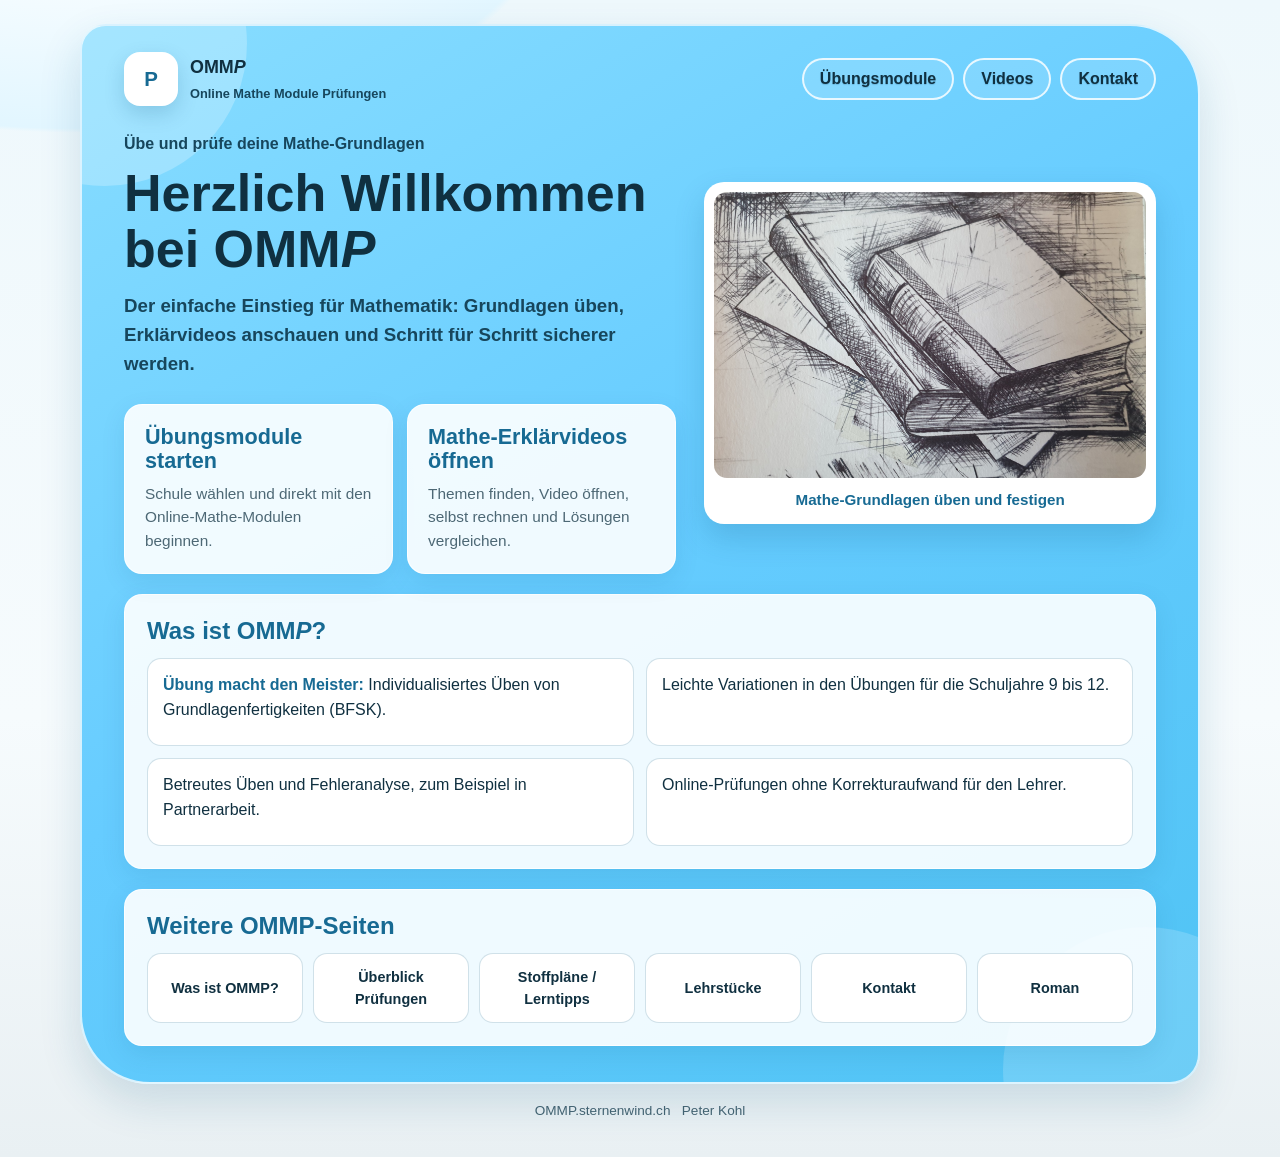
<file: index.html>
<!DOCTYPE html>
<html lang="de">
<head>
<meta charset="utf-8">
<meta name="viewport" content="width=device-width, initial-scale=1">
<title>OMMP Index</title>
<meta name="description" content="OMMP, Online Mathe Module Prüfungen. Übe und prüfe grundlegende Mathe-Grundfertigkeiten.">
<meta name="keywords" content="Mathe Nachhilfe, Mathematik Module, Online Mathe Module, Mathe Prüfungen online, Mathe Erklärvideos">
<meta name="author" content="Peter Kohl">
<link rel="stylesheet" href="o_pruefungen_session/css-ommp/ommp-redesign.css">
</head>
<body class="ommp-site">
  <div class="ommp-page">
    <main class="ommp-shell">
      <div class="ommp-content">
        <header class="ommp-header">
          <a class="ommp-brand" href="index.html" aria-label="OMMP Startseite">
            <span class="ommp-mark">P</span>
            <span>
              <span class="ommp-brand-text">OMM<em>P</em></span>
              <span class="ommp-brand-sub">Online Mathe Module Prüfungen</span>
            </span>
          </a>
          <nav class="ommp-nav" aria-label="Navigation">
            <a href="o_pruefungen_session/login_module/login_schulen.html" target="OMMP">Übungsmodule</a>
            <a href="Mathe-Erklaer-Videos/ErklaerVideos.htm" target="self">Videos</a>
            <a href="https://sternenwind.ch/Kontakt/kohl.php" target="kontakt">Kontakt</a>
          </nav>
        </header>

        <section class="ommp-hero" aria-labelledby="title">
          <div>
            <p class="ommp-kicker">Übe und prüfe deine Mathe-Grundlagen</p>
            <h1 id="title" class="ommp-title">Herzlich Willkommen bei OMM<em>P</em></h1>
            <p class="ommp-lead">Der einfache Einstieg für Mathematik: Grundlagen üben, Erklärvideos anschauen und Schritt für Schritt sicherer werden.</p>

            <div class="ommp-main-actions" aria-label="Wichtigste Einstiege">
              <a class="ommp-action-card" href="o_pruefungen_session/login_module/login_schulen.html" target="OMMP">
                <strong>Übungsmodule starten</strong>
                <span>Schule wählen und direkt mit den Online-Mathe-Modulen beginnen.</span>
              </a>
              <a class="ommp-action-card" href="Mathe-Erklaer-Videos/ErklaerVideos.htm" target="self">
                <strong>Mathe-Erklärvideos öffnen</strong>
                <span>Themen finden, Video öffnen, selbst rechnen und Lösungen vergleichen.</span>
              </a>
            </div>
          </div>

          <figure class="ommp-book">
            <img src="o_pruefungen_session/login_module/user/buch-skizze.jpg" alt="OMMP Buch-Skizze">
            <figcaption>Mathe-Grundlagen üben und festigen</figcaption>
          </figure>
        </section>

        <section class="ommp-section ommp-panel" aria-labelledby="why-title">
          <h2 id="why-title">Was ist OMM<em>P</em>?</h2>
          <ul class="ommp-points">
            <li><b>Übung macht den Meister:</b> Individualisiertes Üben von Grundlagenfertigkeiten (BFSK).</li>
            <li>Leichte Variationen in den Übungen für die Schuljahre 9 bis 12.</li>
            <li>Betreutes Üben und Fehleranalyse, zum Beispiel in Partnerarbeit.</li>
            <li>Online-Prüfungen ohne Korrekturaufwand für den Lehrer.</li>
          </ul>
        </section>

        <section class="ommp-section ommp-panel" aria-labelledby="more-title">
          <h2 id="more-title">Weitere OMMP-Seiten</h2>
          <div class="ommp-link-grid">
            <a href="o_pruefungen_session/01-OMMP-Infos/Willkommen-zu-OMMP-3.mp4" target="OMMP">Was ist OMMP?</a>
            <a href="o_pruefungen_session/ueberblick_o_pruefungen_2.html">Überblick Prüfungen</a>
            <a href="Mathe-Stoffplaene/Stoffplaene.htm" target="stoffplaene">Stoffpläne / Lerntipps</a>
            <a href="lehrstuecke/lehrstuecke_mathe.htm" target="lehrstuecke">Lehrstücke</a>
            <a href="https://sternenwind.ch/Kontakt/kohl.php" target="kontakt">Kontakt</a>
            <a href="https://sternenwind.ch/roman/der_lehrer_xaver_ohm.htm" target="Roman">Roman</a>
          </div>
        </section>
      </div>
    </main>

    <footer class="ommp-footer">OMMP.sternenwind.ch &nbsp; Peter Kohl</footer>
  </div>
</body>
</html>
</file>
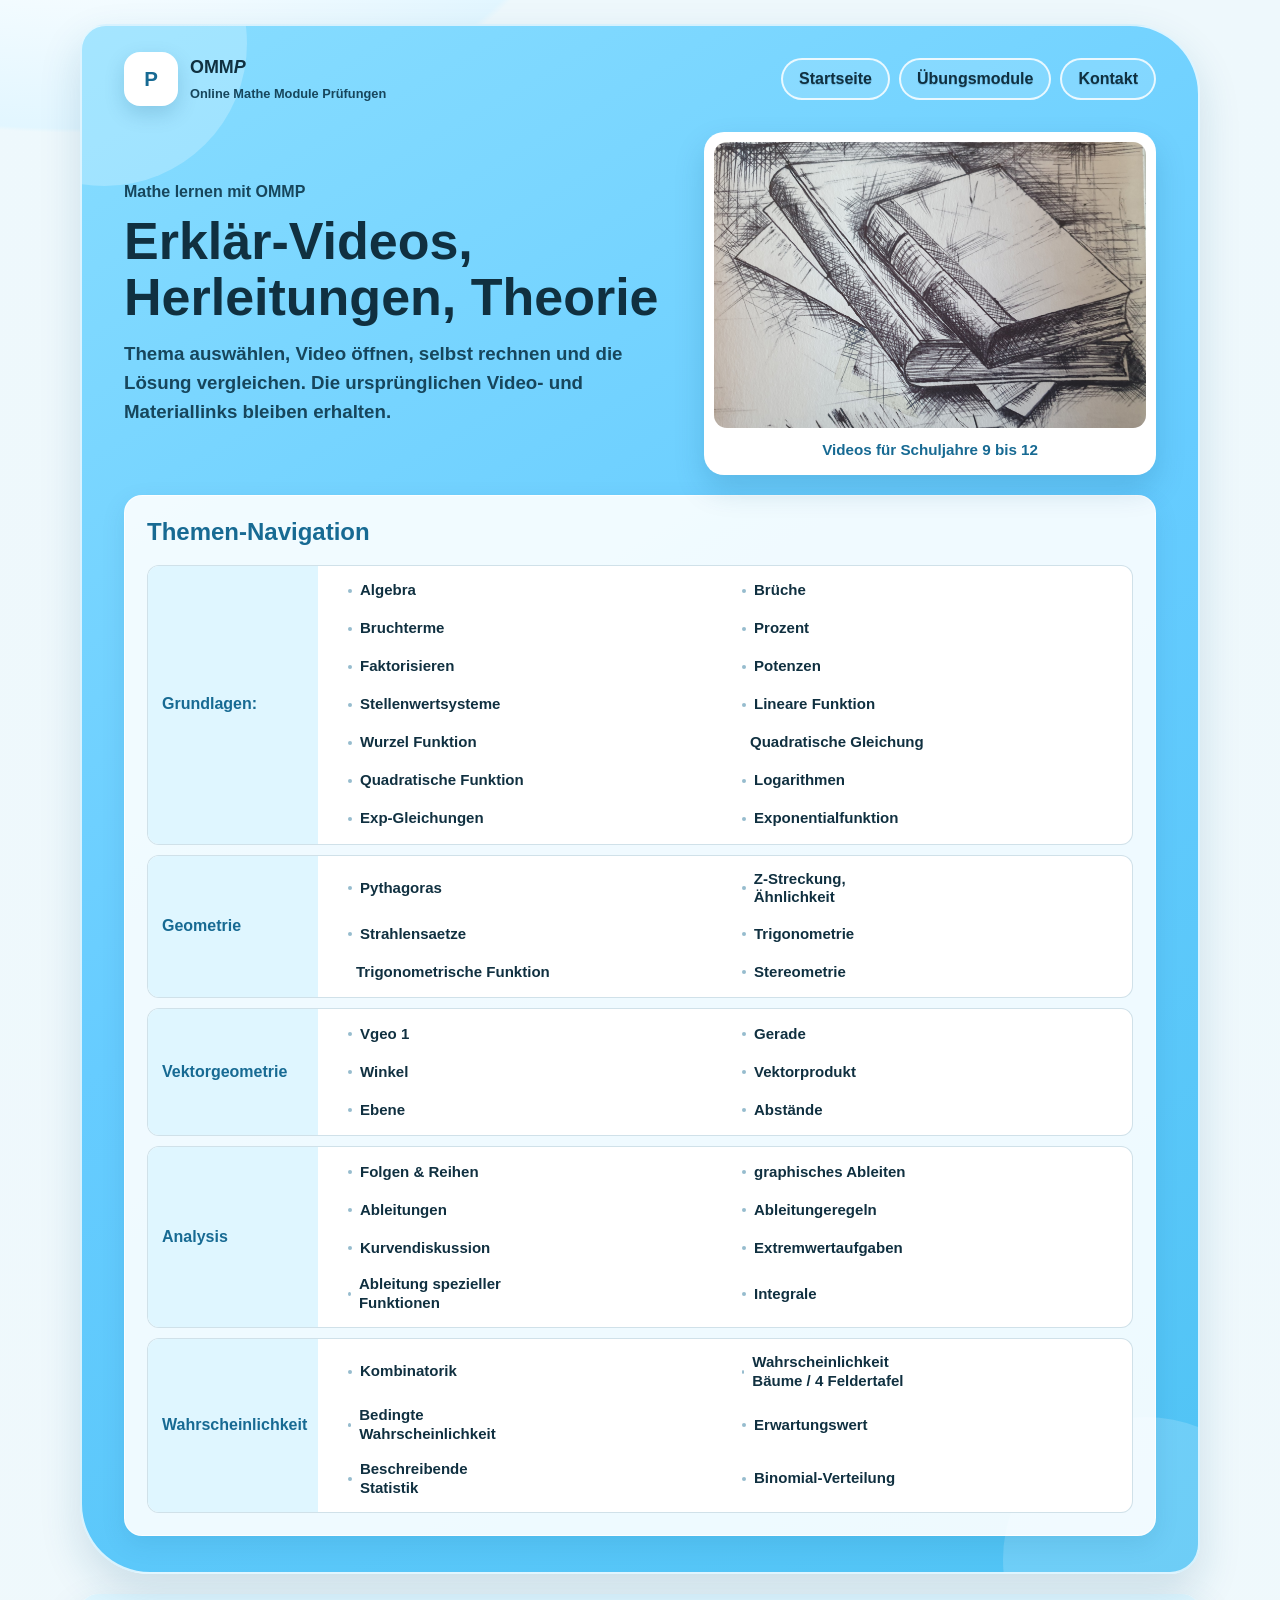
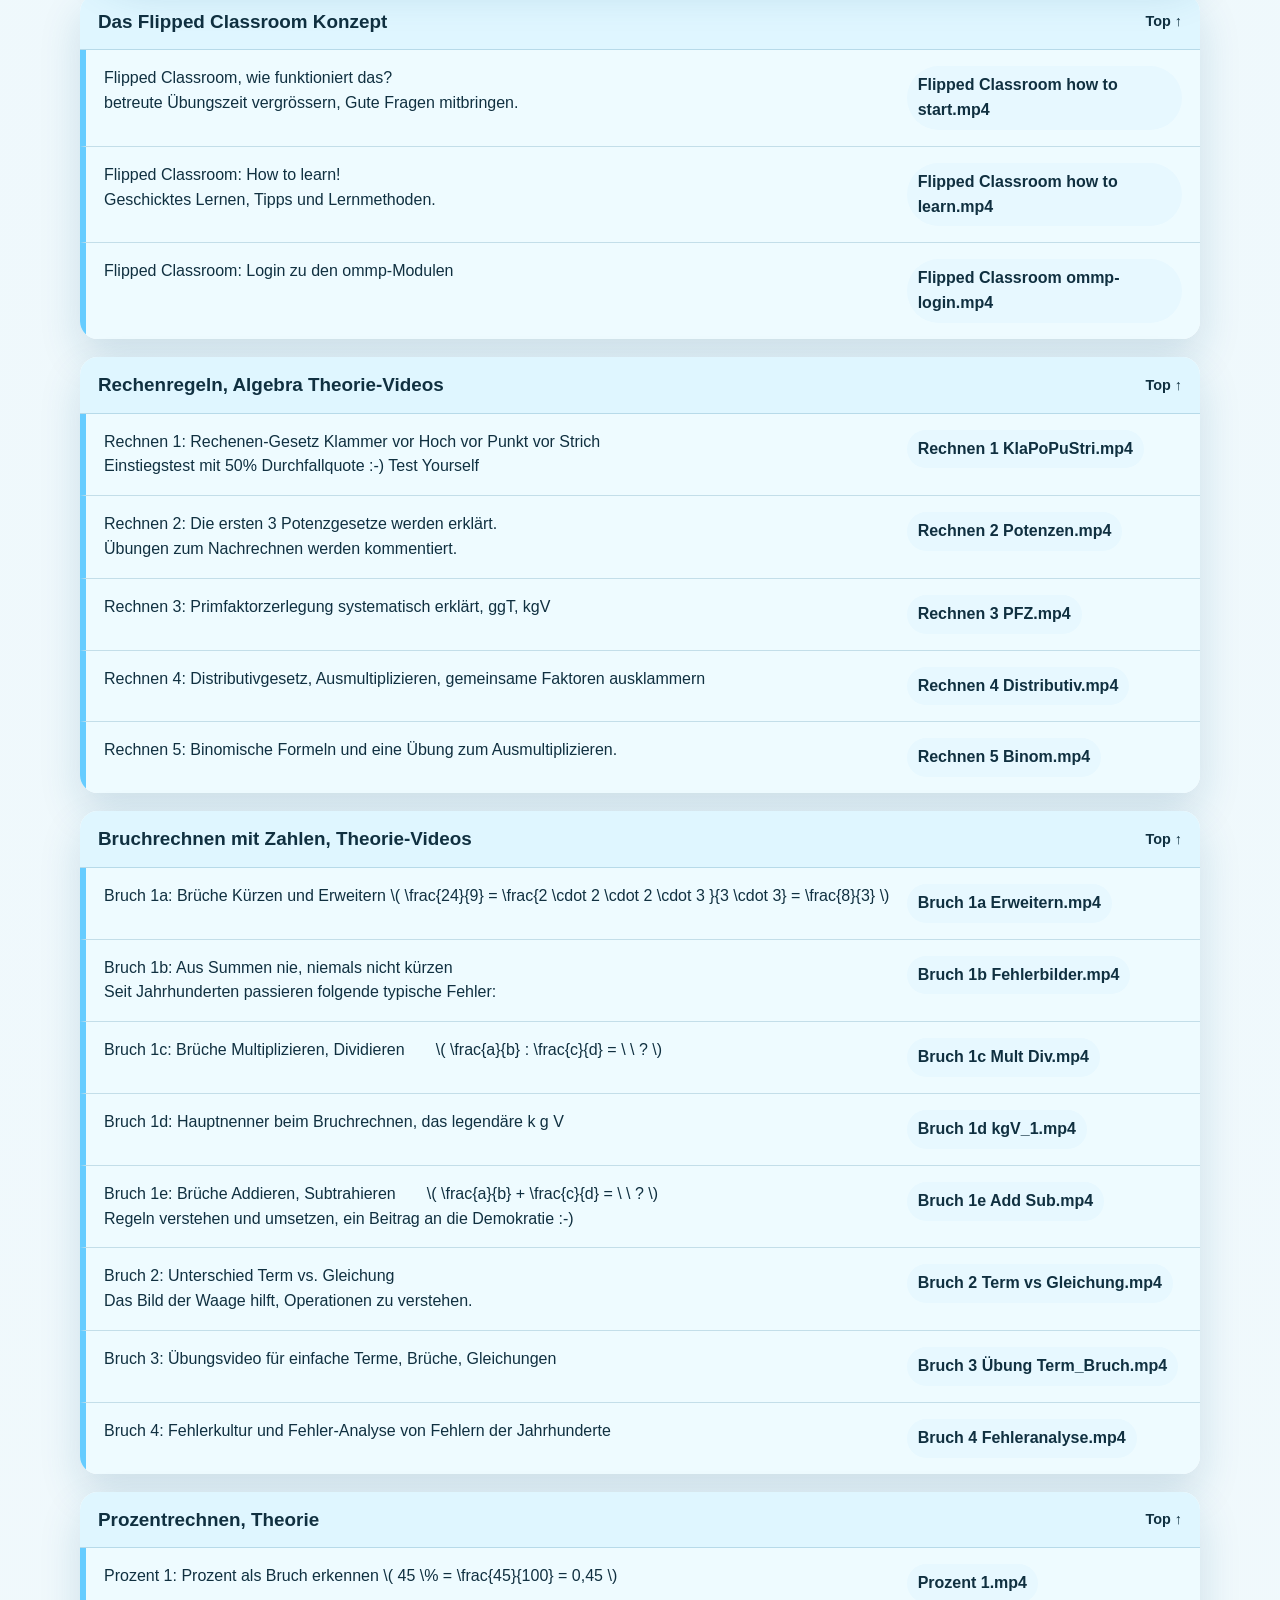
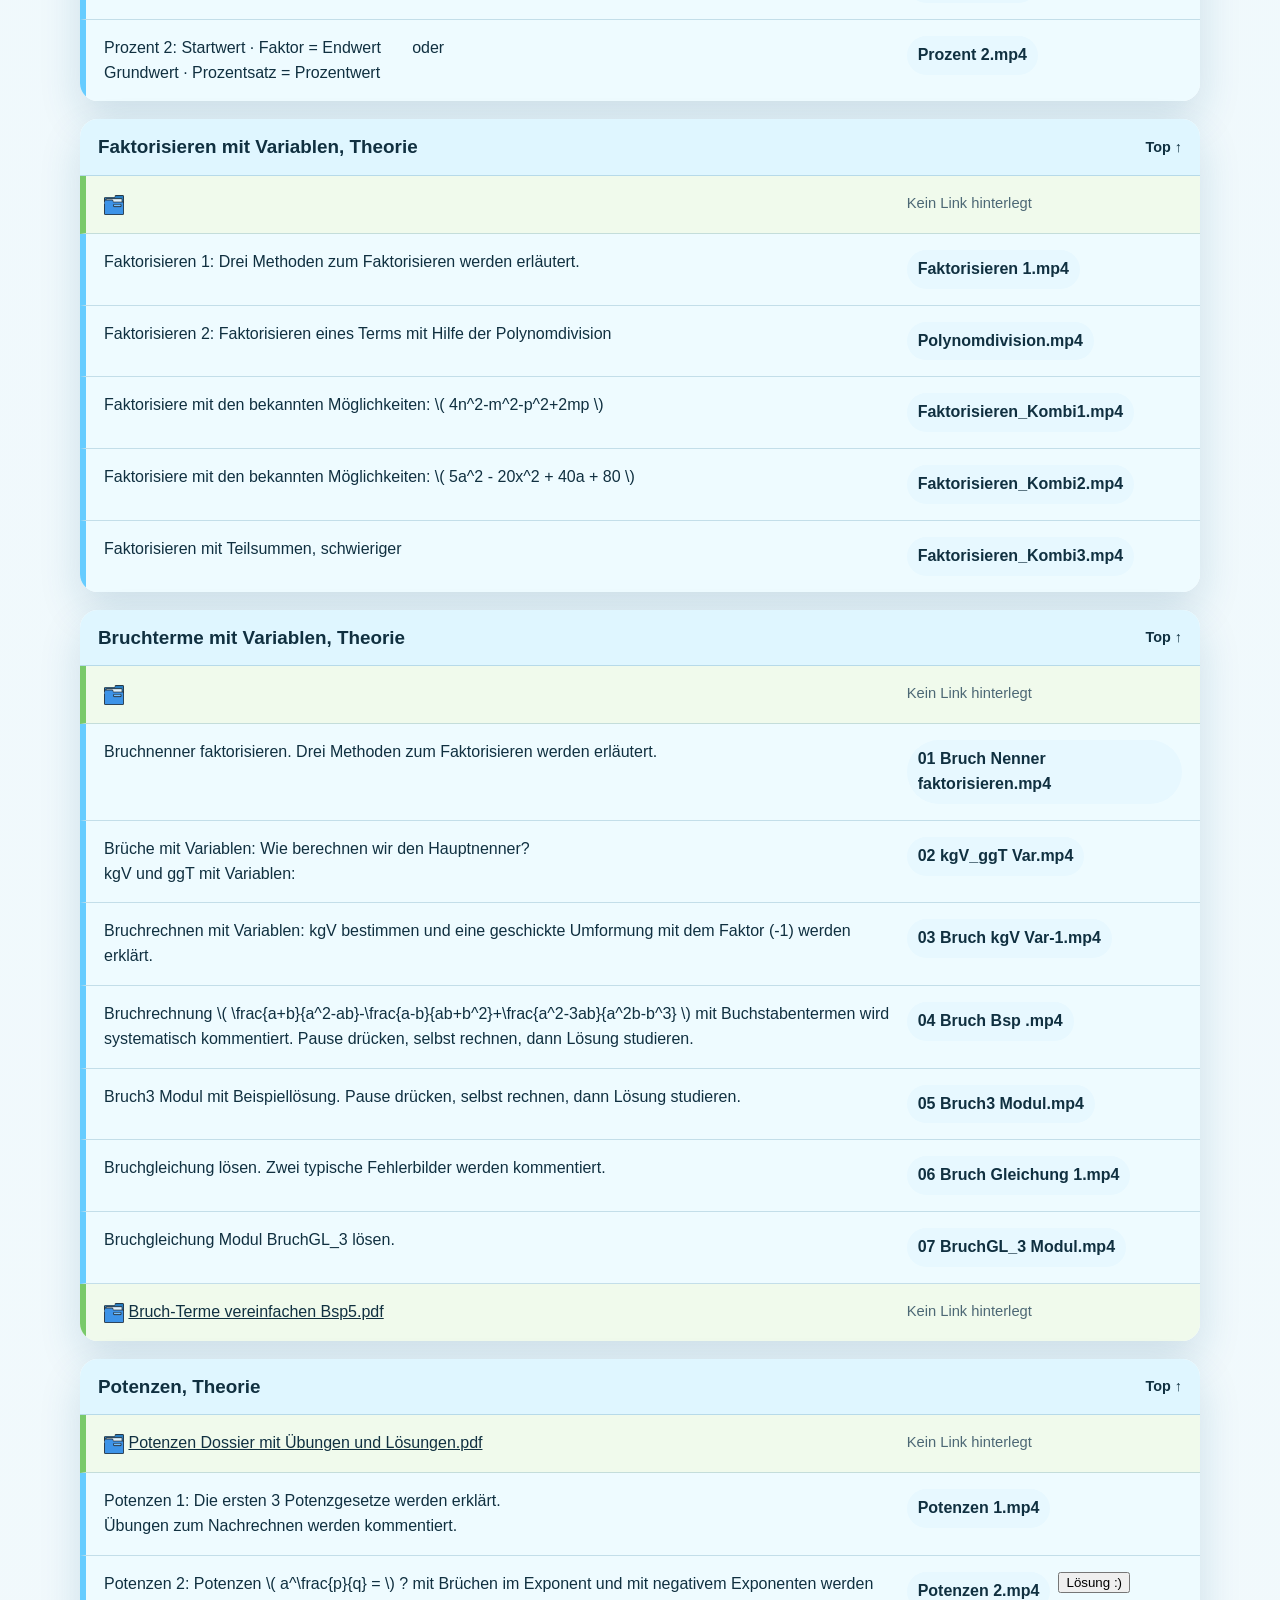
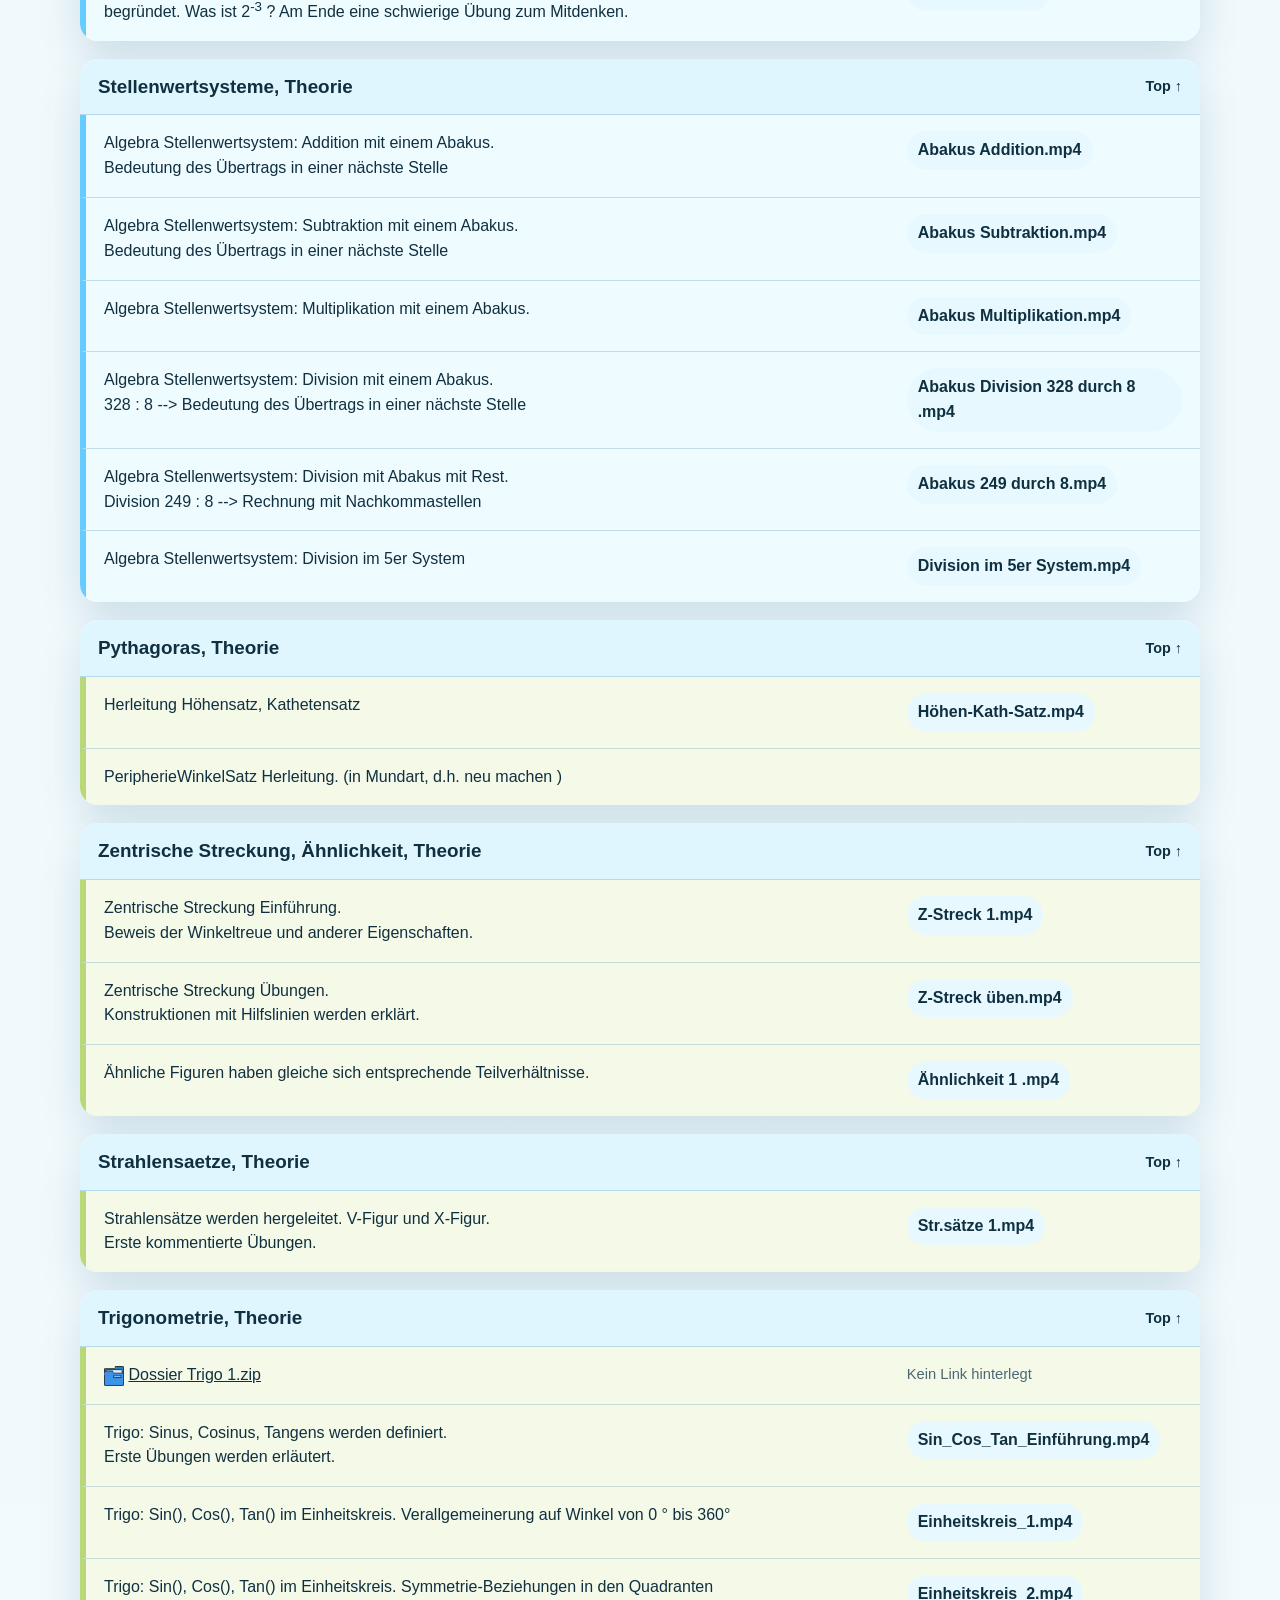
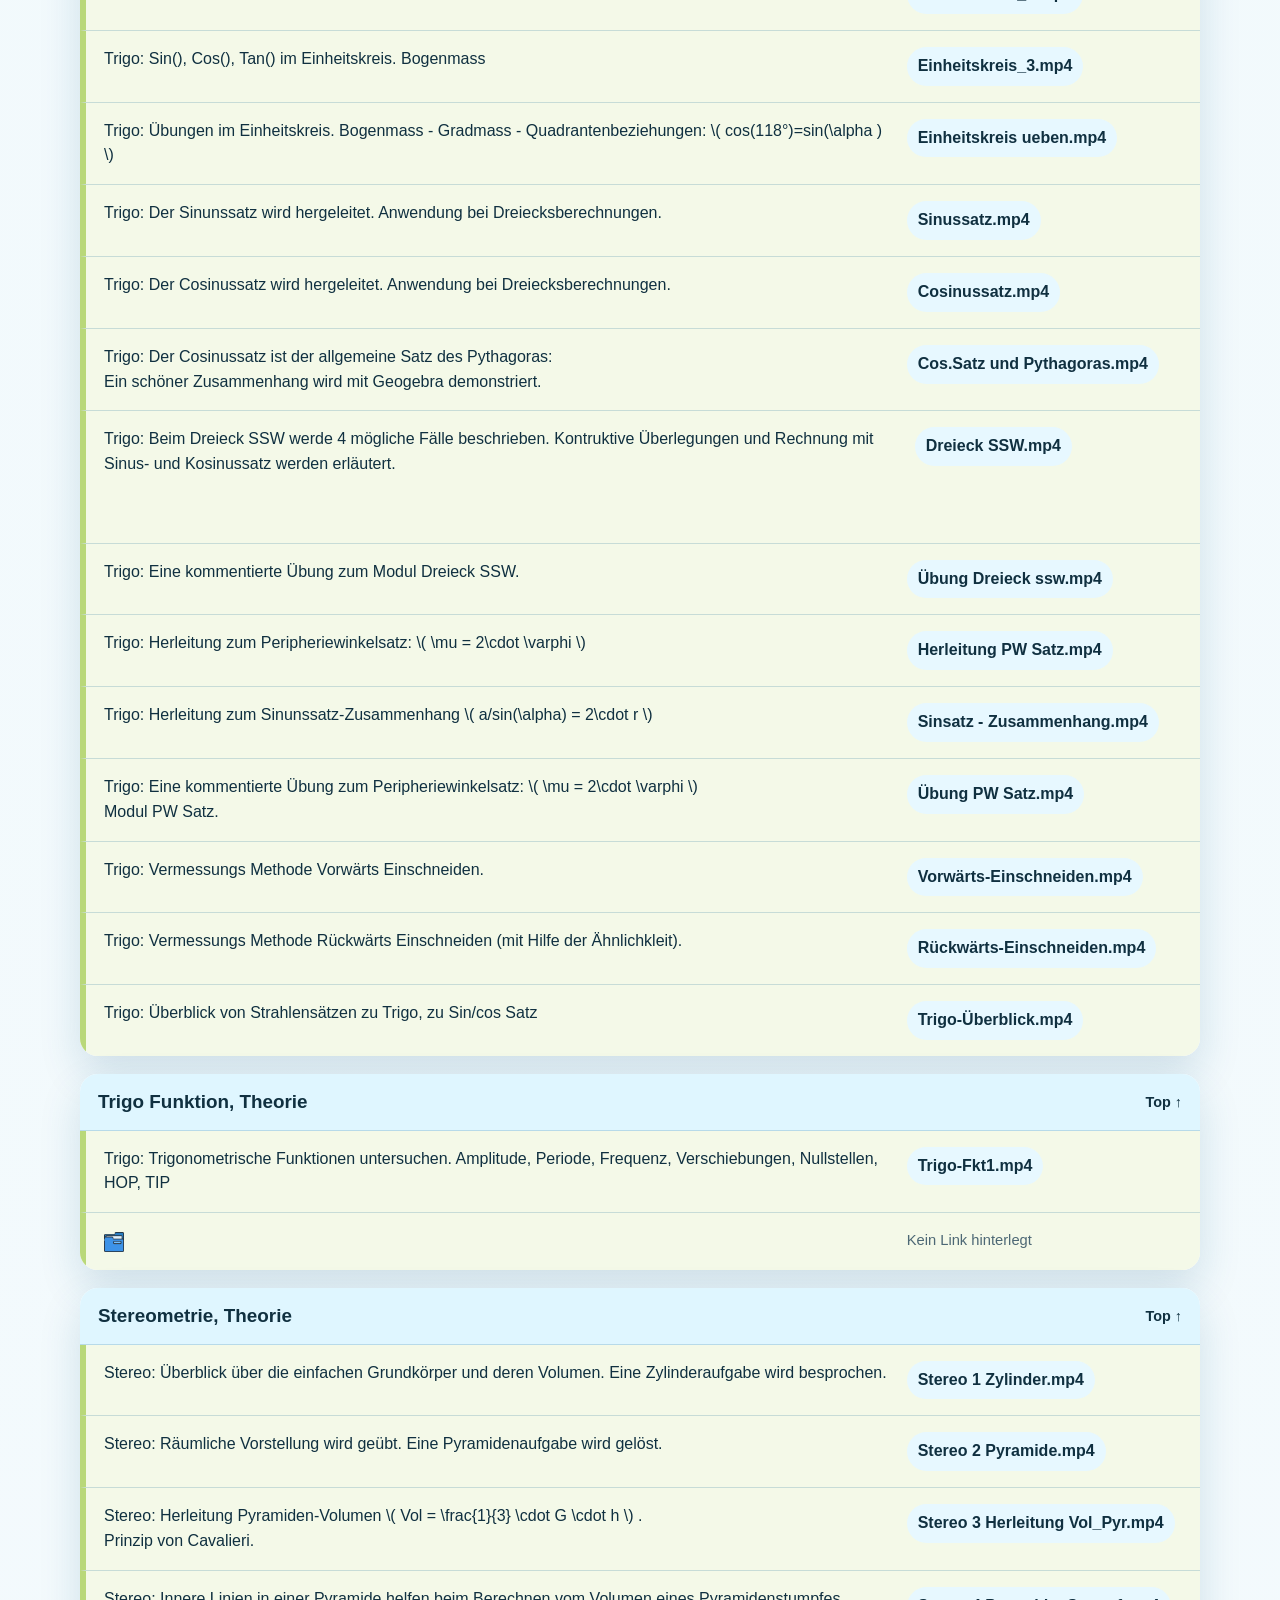
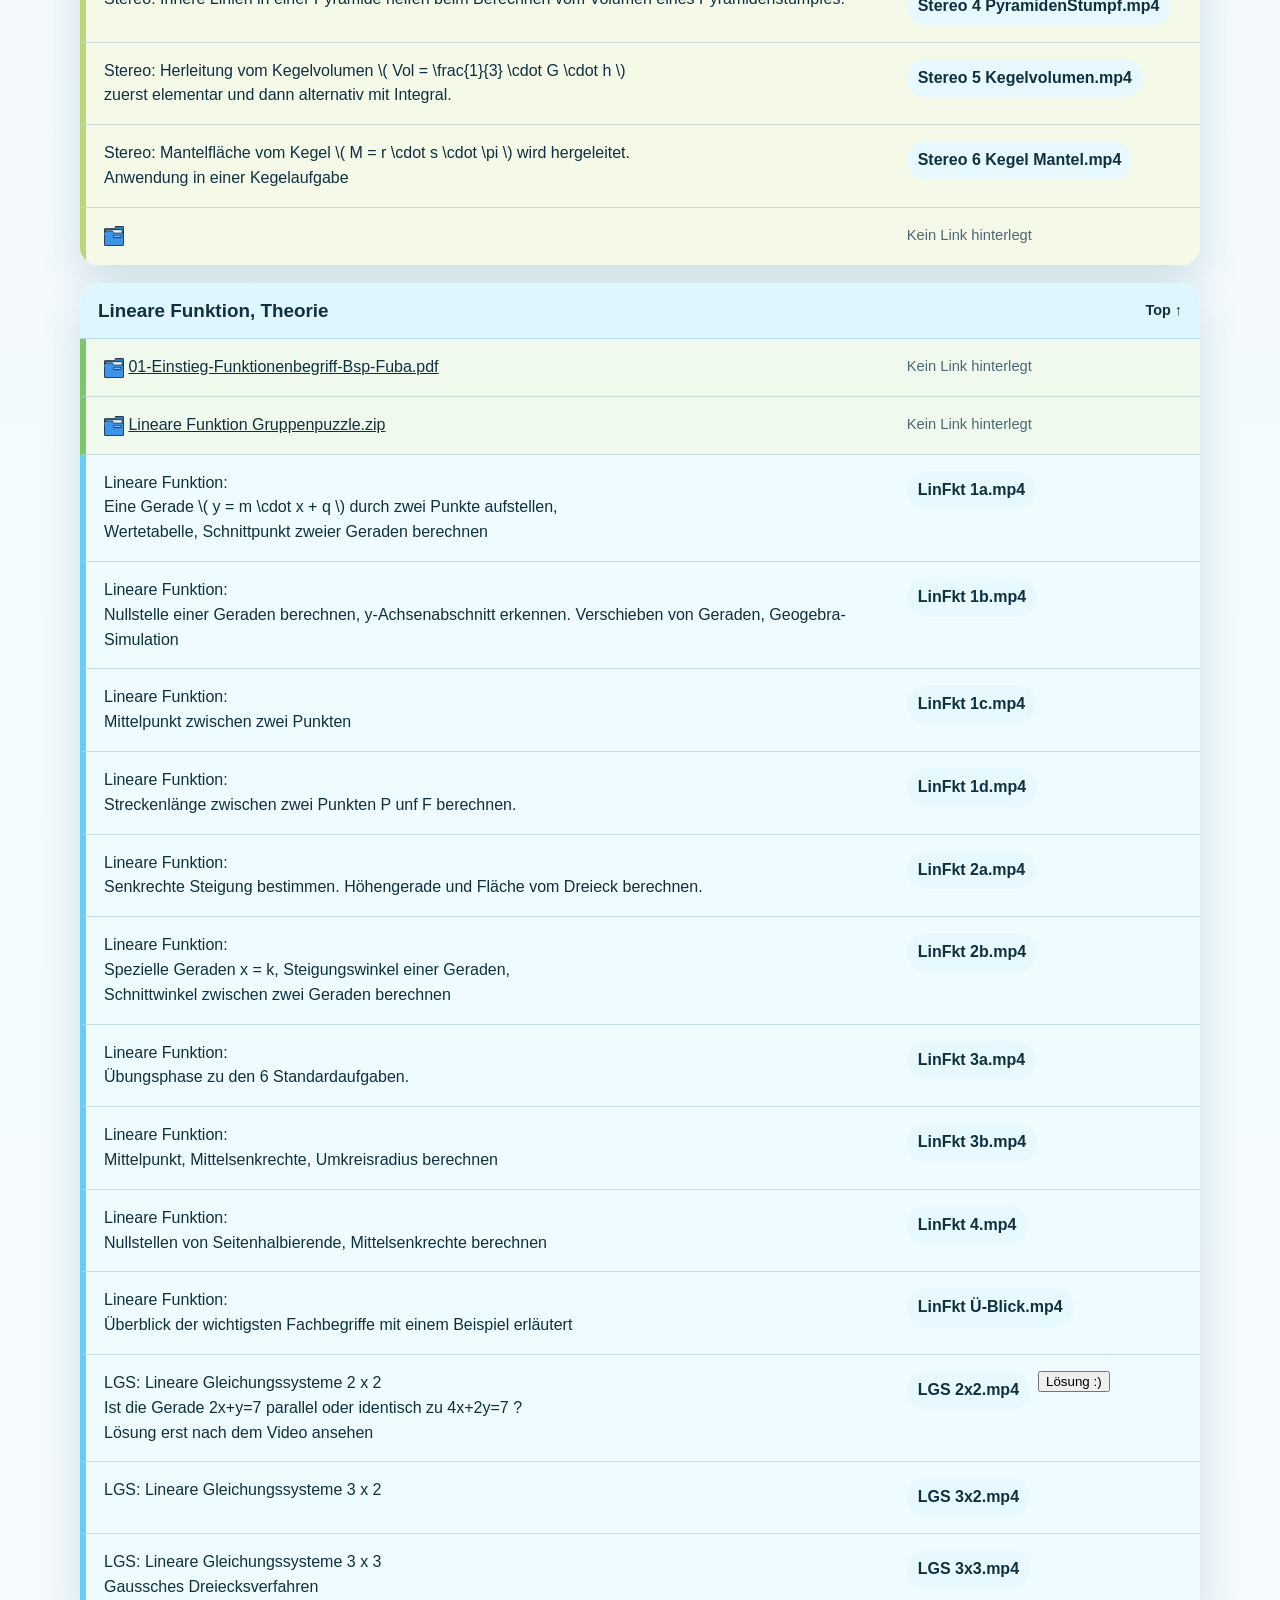
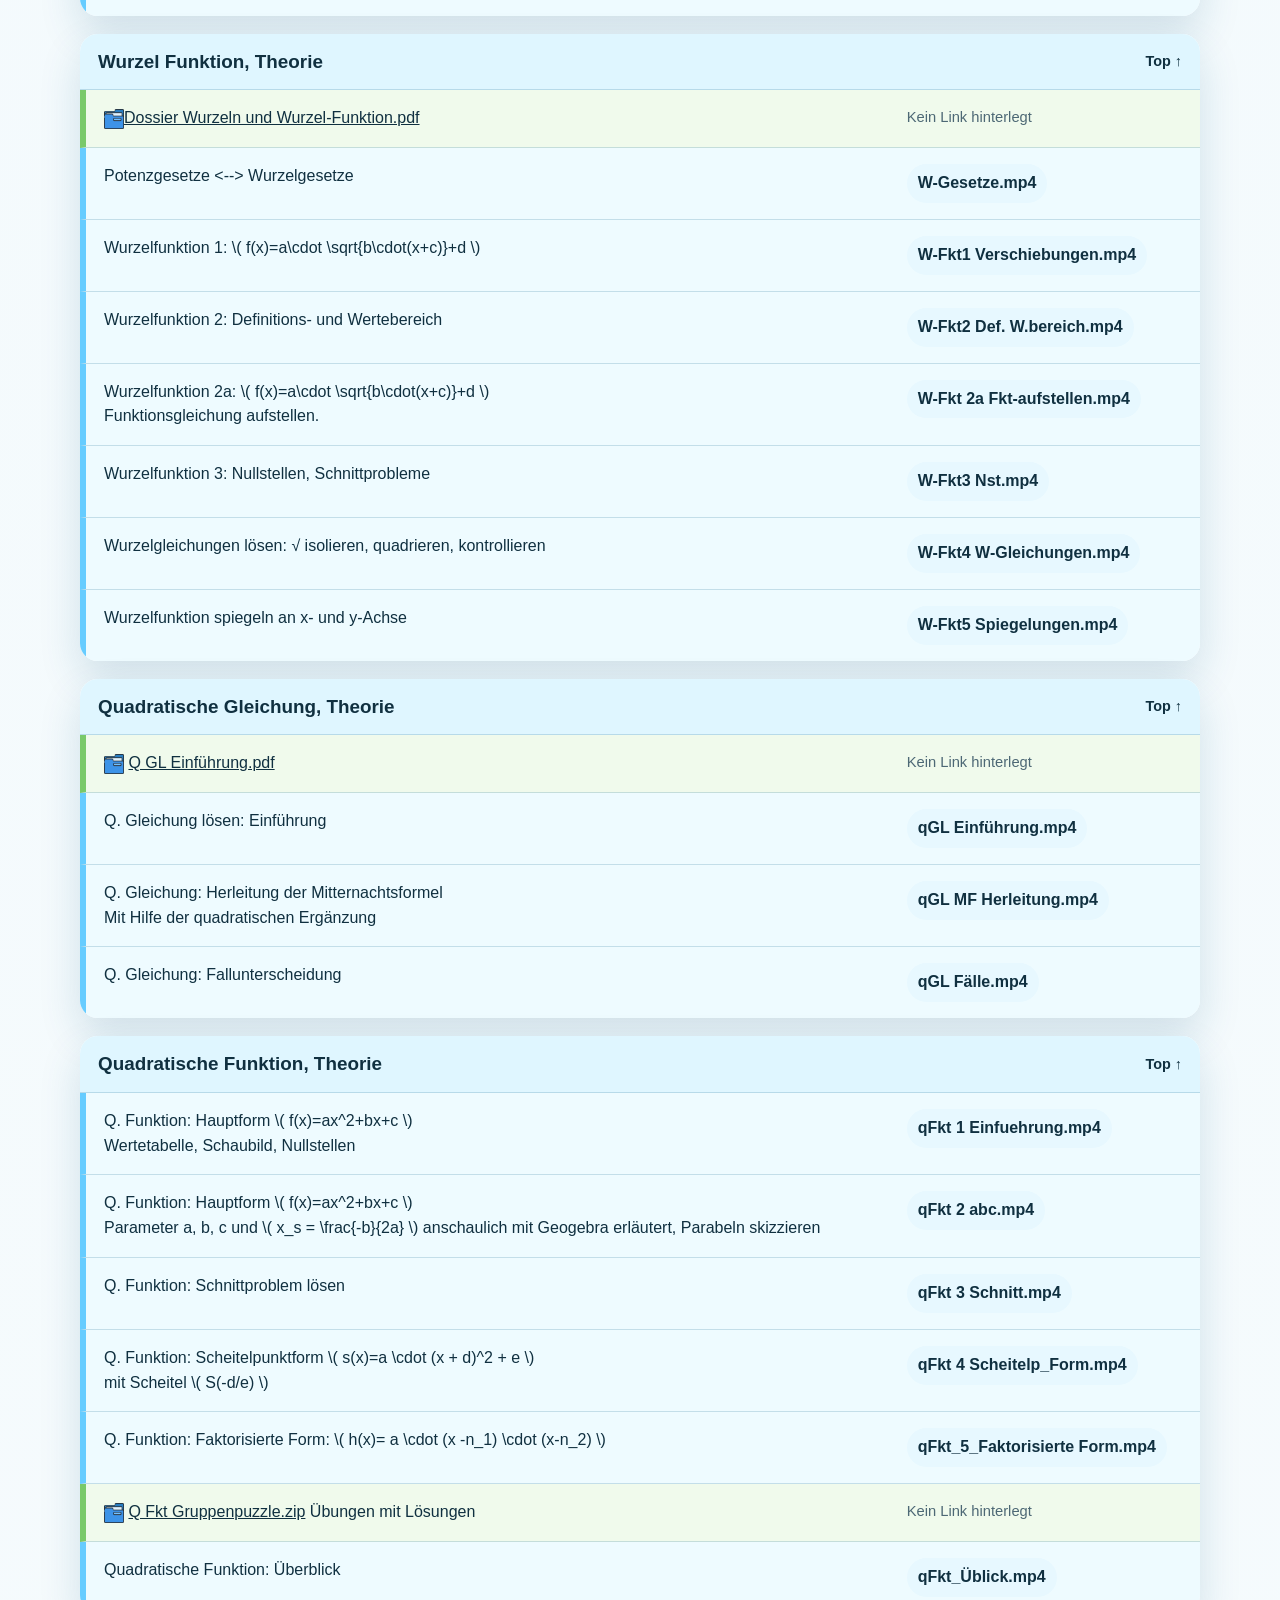
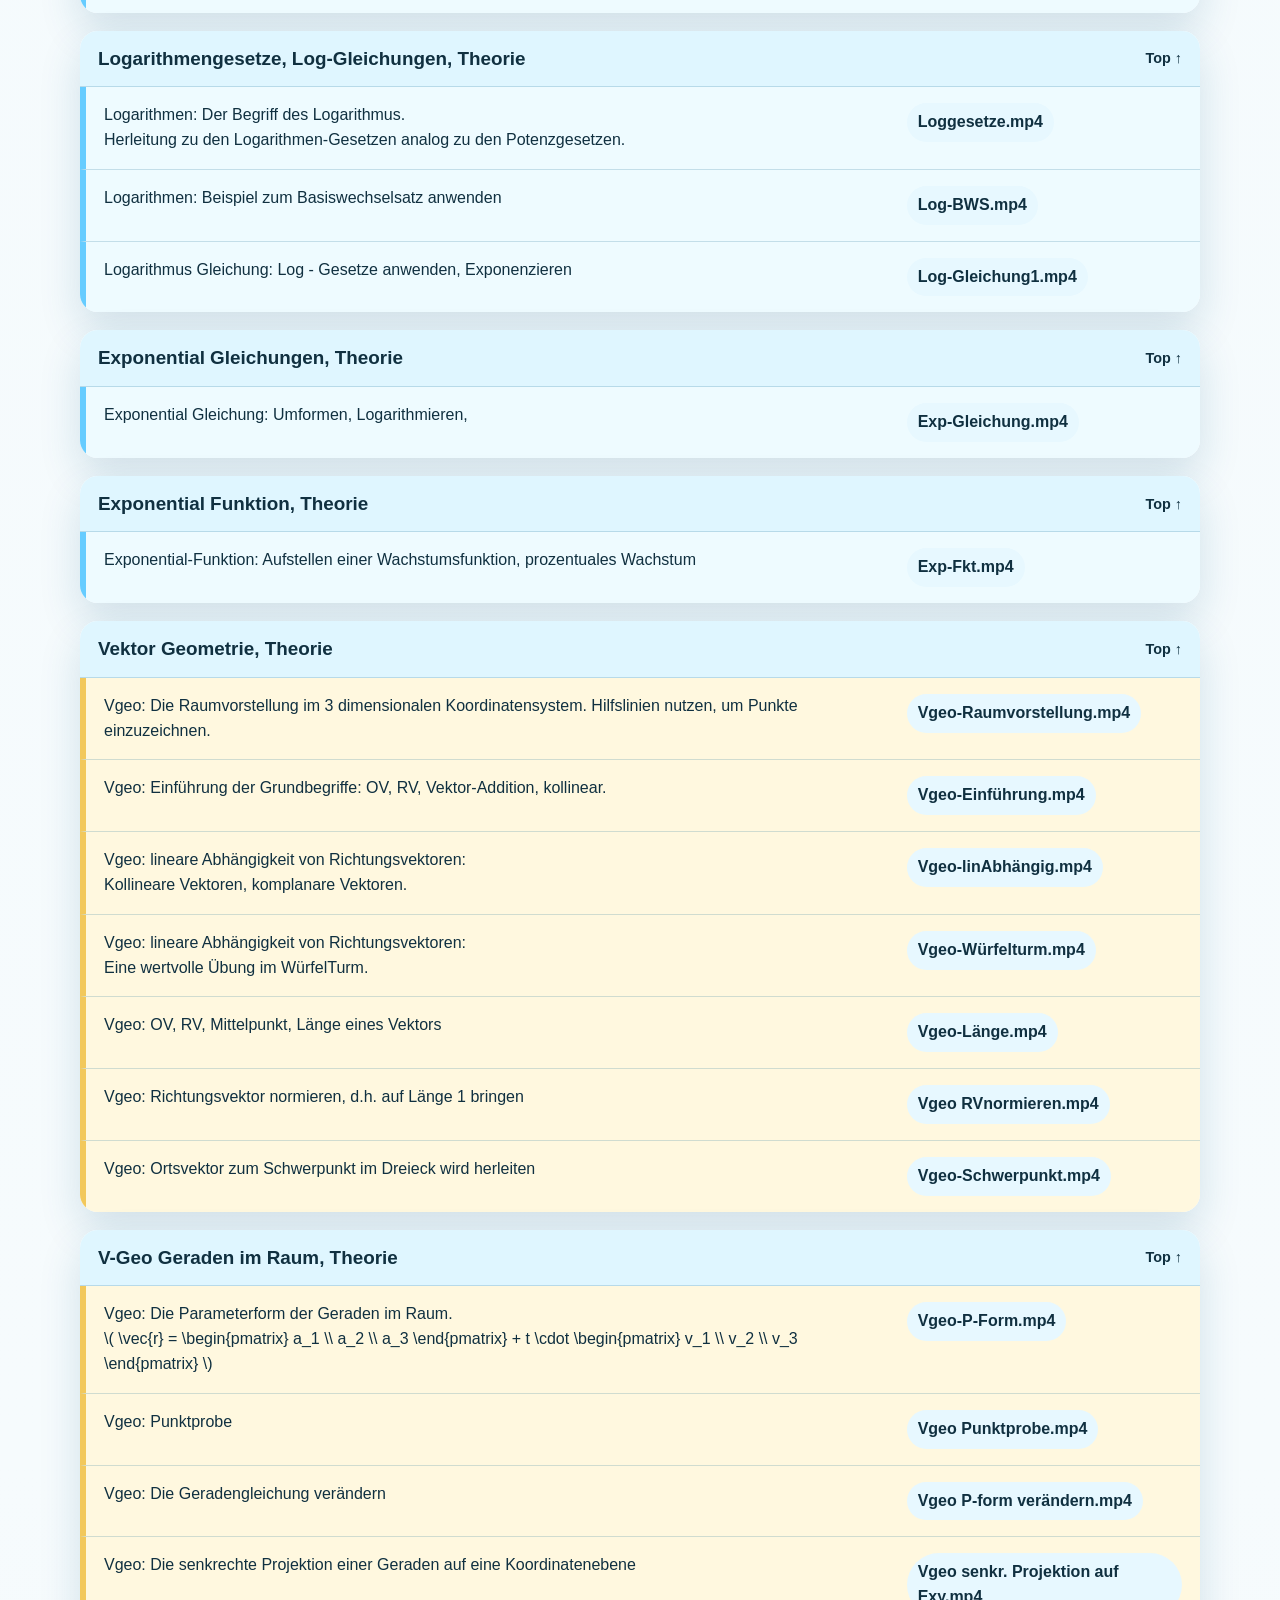
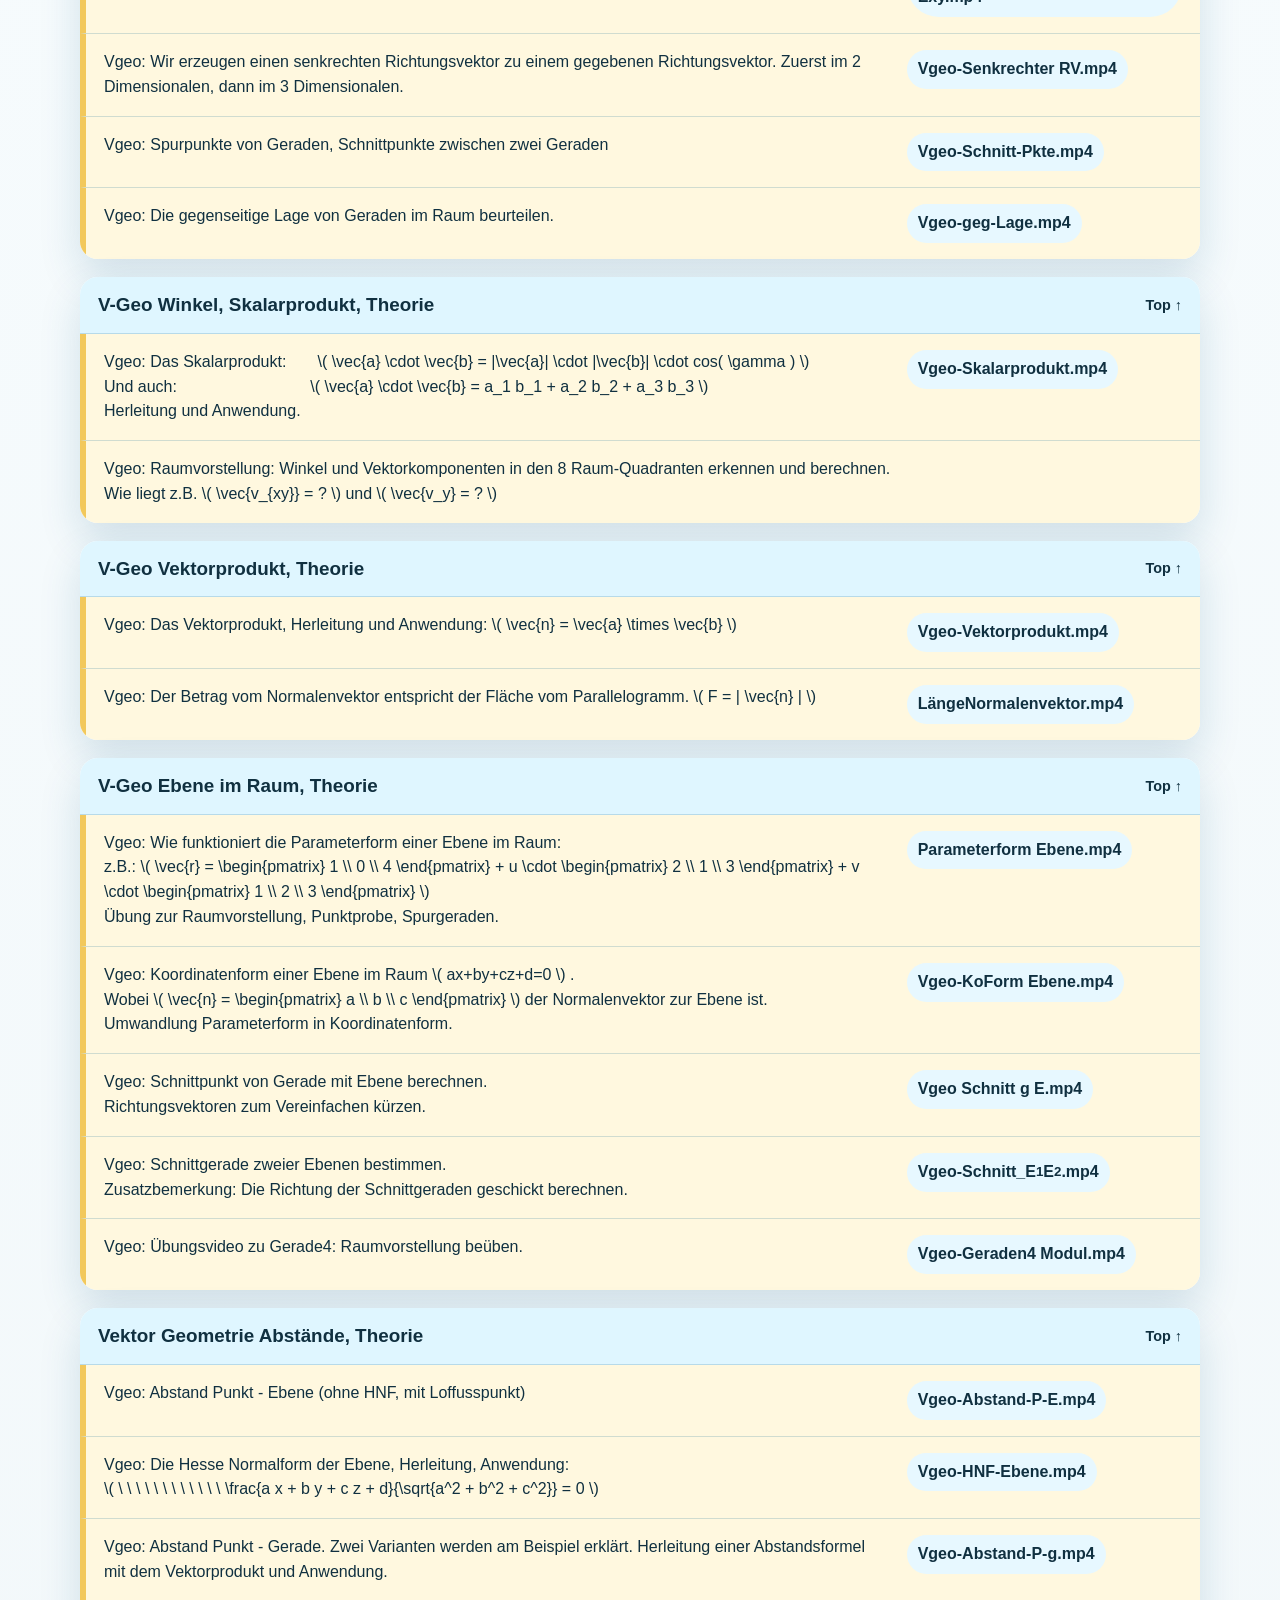
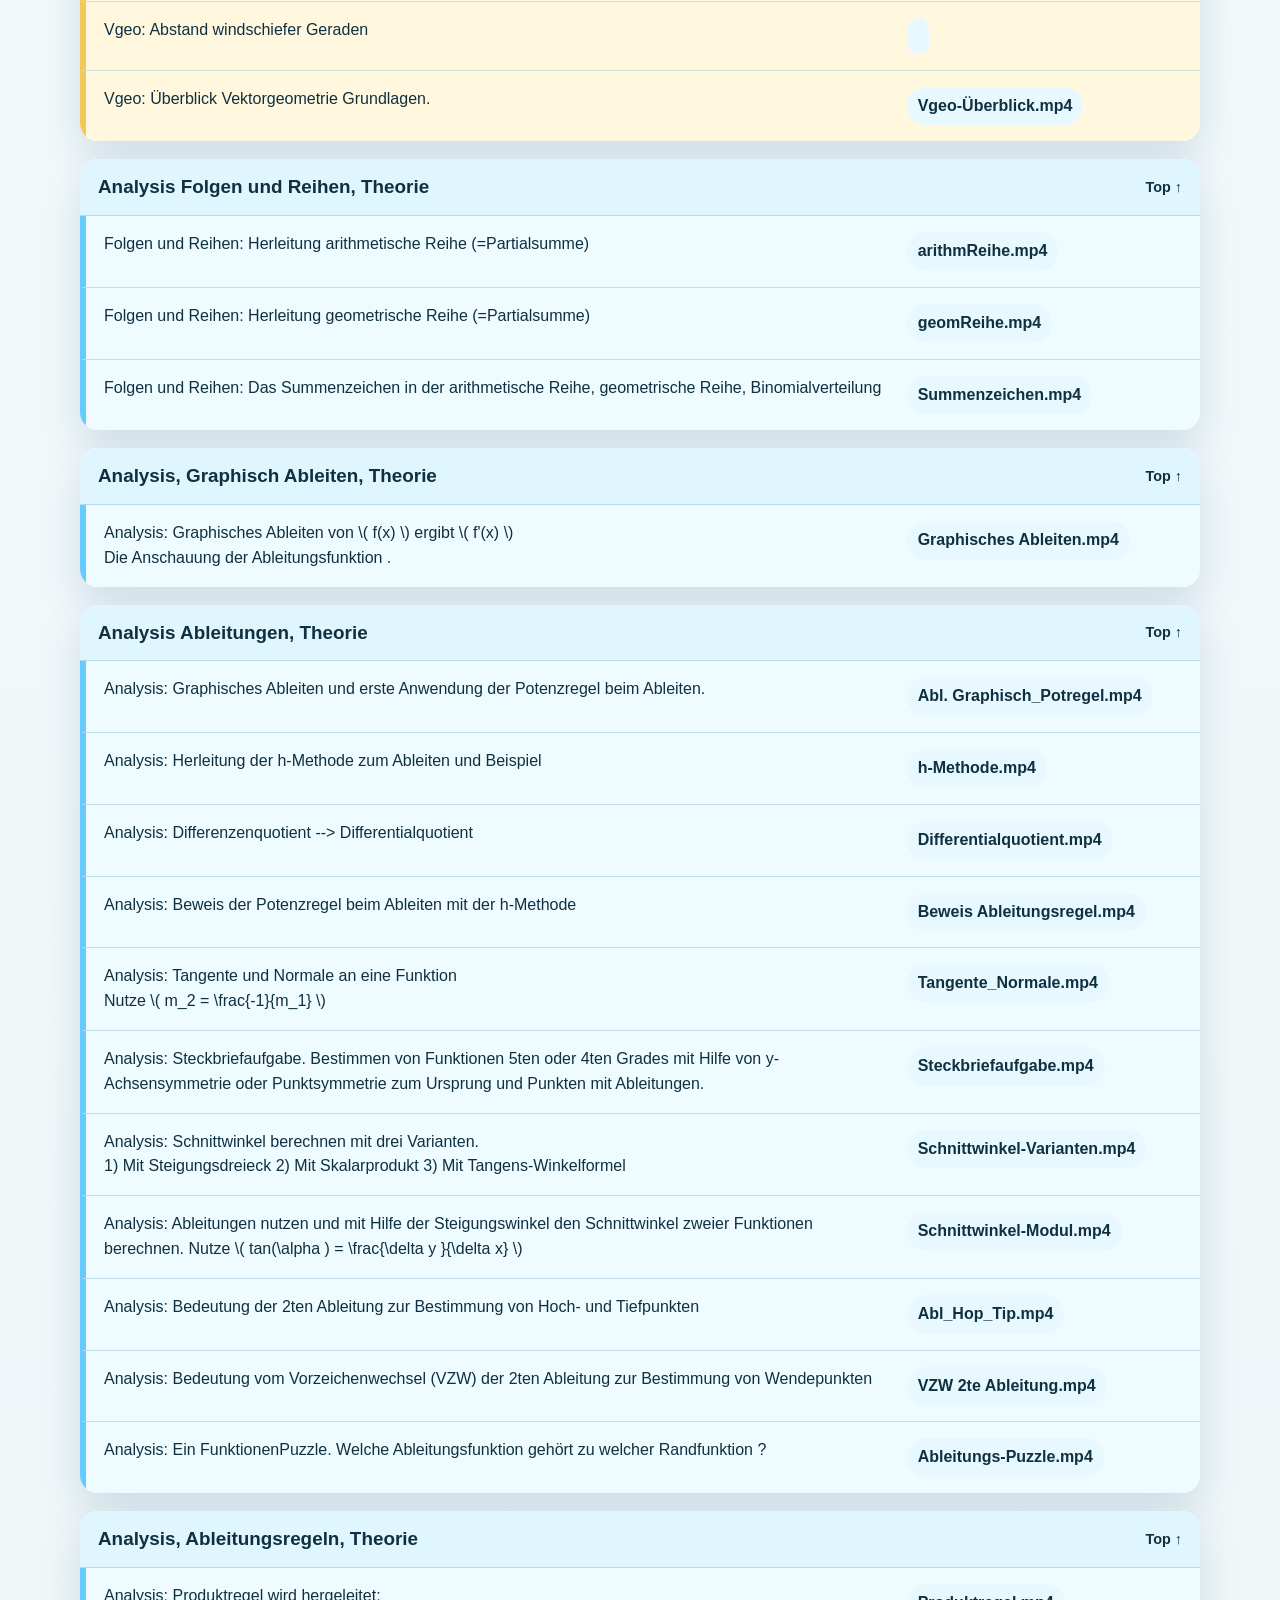
<file: Mathe-Erklaer-Videos/ErklaerVideos.htm>
<!DOCTYPE html>
<html lang="de">
<head>
<meta charset="utf-8">
<meta name="viewport" content="width=device-width, initial-scale=1">
<title>Mathe-Erklärvideos</title>
<meta name="author" content="Xaver Ommp">
<meta name="keywords" content="Lernvideos Mathematik">
<meta name="description" content="Flipped Classroom, Mathematik Erklär-Videos, Herleitungen, Beispiele, Kommentare, Übungsvideos">
<link rel="stylesheet" href="../o_pruefungen_session/css-ommp/ommp-redesign.css">
<script src="https://www.ommp.info/o_pruefungen_session/MathJax/MathJax.js?config=TeX-AMS-MML_HTMLorMML"></script>
</head>
<body class="ommp-site">
  <div class="ommp-page" id="TOP">
    <main class="ommp-shell">
      <div class="ommp-content">
        <header class="ommp-header">
          <a class="ommp-brand" href="../index.html" aria-label="OMMP Startseite">
            <span class="ommp-mark">P</span>
            <span>
              <span class="ommp-brand-text">OMM<em>P</em></span>
              <span class="ommp-brand-sub">Online Mathe Module Prüfungen</span>
            </span>
          </a>
          <nav class="ommp-nav" aria-label="Navigation">
            <a href="../index.html">Startseite</a>
            <a href="../o_pruefungen_session/login_module/login_schulen.html">Übungsmodule</a>
            <a href="https://sternenwind.ch/Kontakt/kohl.php" target="kontakt">Kontakt</a>
          </nav>
        </header>

        <section class="ommp-hero" aria-labelledby="video-title">
          <div>
            <p class="ommp-kicker">Mathe lernen mit OMMP</p>
            <h1 id="video-title" class="ommp-title">Erklär-Videos, Herleitungen, Theorie</h1>
            <p class="ommp-lead">Thema auswählen, Video öffnen, selbst rechnen und die Lösung vergleichen. Die ursprünglichen Video- und Materiallinks bleiben erhalten.</p>
          </div>
          <figure class="ommp-book">
            <img src="../o_pruefungen_session/login_module/user/buch-skizze.jpg" alt="OMMP Buch-Skizze">
            <figcaption>Videos für Schuljahre 9 bis 12</figcaption>
          </figure>
        </section>

        <section class="ommp-section ommp-panel" aria-labelledby="topics-title">
          <h2 id="topics-title">Themen-Navigation</h2>
          <div class="ommp-topic-nav">
          <div class="ommp-topic-group">
            <div class="ommp-topic-label">Grundlagen:</div>
            <div class="ommp-topic-links"><a href="#Algebra">Algebra</a>;  <a href="#Brueche">Brüche</a>; <a href="#Bruchterme">Bruchterme</a>; <a href="#Prozent">Prozent</a>; <a href="#Faktorisieren">Faktorisieren</a>; <a href="#Potenzgesetze"> Potenzen</a>; <a href="#Stellenwert"> Stellenwertsysteme</a>; <a href="#LinFkt">Lineare Funktion</a>; <a href="#WrzlFkt"> Wurzel Funktion</a>; <a href="#QuadrGL"> Quadratische Gleichung </a>;  <a href="#QuadrFkt"> Quadratische Funktion</a>; <a href="#LogGL">Logarithmen</a>; <a href="#ExpGL"> Exp-Gleichungen</a>; <a href="#ExpFkt">Exponentialfunktion</a>;</div>
          </div>
          <div class="ommp-topic-group">
            <div class="ommp-topic-label">Geometrie</div>
            <div class="ommp-topic-links"><a href="#Pythagoras">Pythagoras</a>; <a href="#Aehnlichkeit">Z-Streckung, Ähnlichkeit</a>; <a href="#Strahlensaetze">Strahlensaetze</a>;  <a href="#Trigo1">Trigonometrie</a>;  <a href="#TrigoFkt">Trigonometrische Funktion</a>; <a href="#Stereo">Stereometrie</a>; </div>
          </div>
          <div class="ommp-topic-group">
            <div class="ommp-topic-label">Vektorgeometrie</div>
            <div class="ommp-topic-links"> <a href="#Vgeo1">Vgeo 1</a>; <a href="#Vgeo_Gerade">Gerade</a>; <a href="#Vgeo_Winkel">Winkel</a>; <a href="#Vgeo_V_Produkt">Vektorprodukt</a>; <a href="#Vgeo_Ebene">Ebene</a>; <a href="#Vgeo_Abstaende">Abstände</a>; </div>
          </div>
          <div class="ommp-topic-group">
            <div class="ommp-topic-label">Analysis</div>
            <div class="ommp-topic-links"> <a href="#FolgenReihen"> Folgen &amp; Reihen</a>; <a href="#graphisch_Ableiten"> graphisches Ableiten</a>; <a href="#Analysis1"> Ableitungen</a>;  <a href="#Analysis2">Ableitungeregeln</a>; <a href="#Kurvendiskussion">Kurvendiskussion</a>; <a href="#Extremwertaufgaben">Extremwertaufgaben</a>; <a href="#Analysis3">Ableitung spezieller Funktionen</a>;<a href="#Analysis-Integrale"> Integrale</a>; </div>
          </div>
          <div class="ommp-topic-group">
            <div class="ommp-topic-label">Wahrscheinlichkeit</div>
            <div class="ommp-topic-links"> <a href="#Kombinatorik">Kombinatorik</a>; <a href="#Wkeit-Baeume-4F">Wahrscheinlichkeit Bäume / 4 Feldertafel</a>; <a href="#BedingteWkeit">Bedingte Wahrscheinlichkeit </a>; <a href="#Erwartungswert">Erwartungswert </a>; <a href="#BeschrStat">Beschreibende Statistik </a>; <a href="#BinomialVerteilung">Binomial-Verteilung</a>; </div>
          </div>
          </div>
        </section>
      </div>
    </main>

    <div class="ommp-video-layout">
        <section class="ommp-video-section">
          <header class="ommp-video-heading">
            <h2>Das Flipped Classroom Konzept</h2>
            <a class="ommp-top-link" href="#TOP">Top &uarr;</a>
          </header>
          <div class="ommp-video-items">
            <article class="ommp-video-card">
              <div class="ommp-video-description">Flipped Classroom, wie funktioniert das?<br>
	betreute Übungszeit vergrössern, Gute Fragen mitbringen.
	</div>
              <div class="ommp-video-link"><a href="https://youtu.be/s9UA6Y4RzEI?sub_confirmation=1" target="erklaervideos">Flipped Classroom how to start.mp4</a></div>
            </article>
            <article class="ommp-video-card">
              <div class="ommp-video-description">Flipped Classroom: How to learn!<br>
	Geschicktes Lernen, Tipps und Lernmethoden.<br>
	</div>
              <div class="ommp-video-link"><a href="https://youtu.be/Y4Yw_8GzGjs?sub_confirmation=1" target="erklaervideos">Flipped Classroom how to learn.mp4</a></div>
            </article>
            <article class="ommp-video-card">
              <div class="ommp-video-description">Flipped Classroom: Login zu den ommp-Modulen
	</div>
              <div class="ommp-video-link"><a href="https://youtu.be/Xo_KcmsxDjM?sub_confirmation=1" target="erklaervideos">Flipped Classroom ommp-login.mp4</a></div>
            </article>
          </div>
        </section>
        <section class="ommp-video-section" id="Algebra">
          <header class="ommp-video-heading">
            <h2>Rechenregeln, Algebra Theorie-Videos</h2>
            <a class="ommp-top-link" href="#TOP">Top &uarr;</a>
          </header>
          <div class="ommp-video-items">
            <article class="ommp-video-card">
              <div class="ommp-video-description">  Rechnen 1: Rechenen-Gesetz Klammer vor Hoch vor Punkt vor Strich<br>Einstiegstest mit 50% Durchfallquote :-) Test Yourself
	</div>
              <div class="ommp-video-link"><a href="https://youtu.be/BQqVbPvzjLg?sub_confirmation=1" target="erklaervideos">Rechnen 1 KlaPoPuStri.mp4</a></div>
            </article>
            <article class="ommp-video-card">
              <div class="ommp-video-description">Rechnen 2: Die ersten 3 Potenzgesetze werden erklärt. <br> Übungen zum Nachrechnen werden kommentiert.  
	</div>
              <div class="ommp-video-link"><a href="https://youtu.be/I7bHliaEmQY?sub_confirmation=1" target="erklaervideos">Rechnen 2 Potenzen.mp4</a><br></div>
            </article>
            <article class="ommp-video-card">
              <div class="ommp-video-description">Rechnen 3: Primfaktorzerlegung systematisch erklärt, ggT, kgV
	</div>
              <div class="ommp-video-link"><a href="https://youtu.be/nfj10Qvp3ic?sub_confirmation=1" target="erklaervideos">Rechnen 3 PFZ.mp4</a></div>
            </article>
            <article class="ommp-video-card">
              <div class="ommp-video-description">Rechnen 4: Distributivgesetz, Ausmultiplizieren, gemeinsame Faktoren ausklammern 
	</div>
              <div class="ommp-video-link"><a href="https://youtu.be/U-P9eJGiaRw?sub_confirmation=1" target="erklaervideos">Rechnen 4 Distributiv.mp4</a></div>
            </article>
            <article class="ommp-video-card">
              <div class="ommp-video-description">Rechnen 5: Binomische Formeln und eine Übung zum Ausmultiplizieren.    
	</div>
              <div class="ommp-video-link"><a href="https://youtu.be/GdwYYp_1gS0?sub_confirmation=1" target="erklaervideos">Rechnen 5 Binom.mp4</a></div>
            </article>
          </div>
        </section>
        <section class="ommp-video-section" id="Brueche">
          <header class="ommp-video-heading">
            <h2>Bruchrechnen mit Zahlen, Theorie-Videos</h2>
            <a class="ommp-top-link" href="#TOP">Top &uarr;</a>
          </header>
          <div class="ommp-video-items">
            <article class="ommp-video-card">
              <div class="ommp-video-description">Bruch 1a: Brüche Kürzen und Erweitern  \( \frac{24}{9} = \frac{2 \cdot 2 \cdot 2 \cdot 3 }{3 \cdot 3} = \frac{8}{3}  \) <br>
	</div>
              <div class="ommp-video-link"><a href="https://youtu.be/IMG9LvaIltA?sub_confirmation=1" target="erklaervideos">Bruch 1a Erweitern.mp4</a></div>
            </article>
            <article class="ommp-video-card">
              <div class="ommp-video-description">Bruch 1b: Aus Summen nie, niemals nicht kürzen <br>Seit Jahrhunderten passieren folgende typische Fehler: 
	</div>
              <div class="ommp-video-link"><a href="https://youtu.be/yhDFzYK8FUQ?sub_confirmation=1" target="erklaervideos">Bruch 1b Fehlerbilder.mp4</a></div>
            </article>
            <article class="ommp-video-card">
              <div class="ommp-video-description">Bruch 1c: Brüche Multiplizieren, Dividieren        \( \frac{a}{b} : \frac{c}{d} = \ \ ? \) <br>
	</div>
              <div class="ommp-video-link"><a href="https://youtu.be/zSzJVPoh6Iw?sub_confirmation=1" target="erklaervideos">Bruch 1c Mult Div.mp4</a></div>
            </article>
            <article class="ommp-video-card">
              <div class="ommp-video-description">Bruch 1d: Hauptnenner beim Bruchrechnen, das  legendäre   k g V  
	</div>
              <div class="ommp-video-link"><a href="https://youtu.be/M5i19aVmm48?sub_confirmation=1" target="erklaervideos">Bruch 1d kgV_1.mp4</a></div>
            </article>
            <article class="ommp-video-card">
              <div class="ommp-video-description">Bruch 1e: Brüche Addieren, Subtrahieren        \( \frac{a}{b} +  \frac{c}{d} = \ \ ? \) <br>Regeln verstehen und umsetzen, ein Beitrag an die Demokratie :-)
	</div>
              <div class="ommp-video-link"><a href="https://youtu.be/m0El3eZzYlQ?sub_confirmation=1" target="erklaervideos">Bruch 1e Add Sub.mp4</a></div>
            </article>
            <article class="ommp-video-card">
              <div class="ommp-video-description">Bruch 2: Unterschied Term vs. Gleichung <br>
	Das Bild der Waage hilft, Operationen zu verstehen.
	</div>
              <div class="ommp-video-link"><a href="https://youtu.be/xVADN7z4B_I?sub_confirmation=1" target="erklaervideos">Bruch 2 Term vs Gleichung.mp4</a></div>
            </article>
            <article class="ommp-video-card">
              <div class="ommp-video-description">Bruch 3: Übungsvideo für einfache Terme, Brüche, Gleichungen
	</div>
              <div class="ommp-video-link"><a href="https://youtu.be/CU6OmGb7gd4?sub_confirmation=1" target="erklaervideos">Bruch 3 Übung Term_Bruch.mp4</a></div>
            </article>
            <article class="ommp-video-card">
              <div class="ommp-video-description">Bruch 4: Fehlerkultur und Fehler-Analyse von Fehlern der Jahrhunderte
	</div>
              <div class="ommp-video-link"><a href="https://youtu.be/NImf37RMMUQ?sub_confirmation=1" target="erklaervideos">Bruch 4 Fehleranalyse.mp4</a></div>
            </article>
          </div>
        </section>
        <section class="ommp-video-section" id="Prozent">
          <header class="ommp-video-heading">
            <h2>Prozentrechnen, Theorie</h2>
            <a class="ommp-top-link" href="#TOP">Top &uarr;</a>
          </header>
          <div class="ommp-video-items">
            <article class="ommp-video-card">
              <div class="ommp-video-description">Prozent 1: Prozent als Bruch erkennen \( 45 \% = \frac{45}{100} = 0,45 \)
	</div>
              <div class="ommp-video-link"><a href="https://youtu.be/yawKAmZ0C54?sub_confirmation=1" target="erklaervideos">Prozent 1.mp4</a></div>
            </article>
            <article class="ommp-video-card">
              <div class="ommp-video-description">Prozent 2: Startwert · <font color="orange">Faktor</font>  = Endwert        oder <br> Grundwert · Prozentsatz = Prozentwert   
	</div>
              <div class="ommp-video-link"><a href="https://youtu.be/ZCxSyse5nGI?sub_confirmation=1" target="erklaervideos">Prozent 2.mp4</a></div>
            </article>
          </div>
        </section>
        <section class="ommp-video-section" id="Faktorisieren">
          <header class="ommp-video-heading">
            <h2>Faktorisieren mit Variablen, Theorie</h2>
            <a class="ommp-top-link" href="#TOP">Top &uarr;</a>
          </header>
          <div class="ommp-video-items">
            <article class="ommp-video-card">
              <div class="ommp-video-description"> <img src="../Mathe-Stoffplaene/Unterlagen/scans/Ordner_icon.png" width="20"> <!-- <a href="../Mathe-Stoffplaene/Unterlagen/Algebra/xyz?.pdf" target="unterlagen">Faktorisieren.pdf</a> --> </div>
              <div class="ommp-video-link"><span class="ommp-empty-link">Kein Link hinterlegt</span></div>
            </article>
            <article class="ommp-video-card">
              <div class="ommp-video-description">Faktorisieren 1: Drei Methoden zum Faktorisieren werden erläutert.
	</div>
              <div class="ommp-video-link"><a href="https://youtu.be/PShufpdjtMQ?sub_confirmation=1" target="erklaervideos">Faktorisieren 1.mp4</a></div>
            </article>
            <article class="ommp-video-card">
              <div class="ommp-video-description">Faktorisieren 2: Faktorisieren eines Terms mit Hilfe der Polynomdivision 
	</div>
              <div class="ommp-video-link"><a href="https://youtu.be/eaN6WlbvSHU?sub_confirmation=1" target="erklaervideos"> Polynomdivision.mp4</a></div>
            </article>
            <article class="ommp-video-card">
              <div class="ommp-video-description">Faktorisiere mit den bekannten Möglichkeiten: \( 4n^2-m^2-p^2+2mp  \) 
	</div>
              <div class="ommp-video-link"><a href="https://youtu.be/Xfg7Goqdxi8?sub_confirmation=1" target="erklaervideos">Faktorisieren_Kombi1.mp4</a></div>
            </article>
            <article class="ommp-video-card">
              <div class="ommp-video-description">Faktorisiere mit den bekannten Möglichkeiten: \( 5a^2 - 20x^2 + 40a + 80  \) 
	</div>
              <div class="ommp-video-link"><a href="https://youtu.be/hsl4Xq3HZdc?sub_confirmation=1" target="erklaervideos">Faktorisieren_Kombi2.mp4</a></div>
            </article>
            <article class="ommp-video-card">
              <div class="ommp-video-description">Faktorisieren mit Teilsummen, schwieriger   
	</div>
              <div class="ommp-video-link"><a href="https://youtu.be/VGiYTEkRKb4?sub_confirmation=1" target="erklaervideos">Faktorisieren_Kombi3.mp4</a></div>
            </article>
          </div>
        </section>
        <section class="ommp-video-section" id="Bruchterme">
          <header class="ommp-video-heading">
            <h2>Bruchterme mit Variablen, Theorie</h2>
            <a class="ommp-top-link" href="#TOP">Top &uarr;</a>
          </header>
          <div class="ommp-video-items">
            <article class="ommp-video-card">
              <div class="ommp-video-description"><img src="../Mathe-Stoffplaene/Unterlagen/scans/Ordner_icon.png" width="20"> <!-- <a href="../Mathe-Stoffplaene/Unterlagen/Algebra/xyBruchtermeRamona.pdf" target="unterlagen">Bruchterme Dossier.pdf</a> --> </div>
              <div class="ommp-video-link"><span class="ommp-empty-link">Kein Link hinterlegt</span></div>
            </article>
            <article class="ommp-video-card">
              <div class="ommp-video-description">Bruchnenner faktorisieren. Drei Methoden zum Faktorisieren werden erläutert.
	</div>
              <div class="ommp-video-link"><a href="https://youtu.be/PShufpdjtMQ?sub_confirmation=1" target="erklaervideos">01 Bruch Nenner faktorisieren.mp4</a></div>
            </article>
            <article class="ommp-video-card">
              <div class="ommp-video-description">Brüche mit Variablen: Wie berechnen wir den Hauptnenner?<br>kgV und ggT mit Variablen:    
	</div>
              <div class="ommp-video-link"><a href="https://youtu.be/6576HnE_z3Q?sub_confirmation=1" target="erklaervideos">02 kgV_ggT Var.mp4</a></div>
            </article>
            <article class="ommp-video-card">
              <div class="ommp-video-description">Bruchrechnen mit Variablen: kgV bestimmen und eine geschickte Umformung mit dem Faktor (-1) werden erklärt.  
	</div>
              <div class="ommp-video-link"><a href="https://youtu.be/75mu9vYIv_A?sub_confirmation=1" target="erklaervideos">03 Bruch kgV Var-1.mp4</a></div>
            </article>
            <article class="ommp-video-card">
              <div class="ommp-video-description">Bruchrechnung \( \frac{a+b}{a^2-ab}-\frac{a-b}{ab+b^2}+\frac{a^2-3ab}{a^2b-b^3} \) mit Buchstabentermen wird systematisch kommentiert. Pause drücken, selbst rechnen, dann Lösung studieren.   
	</div>
              <div class="ommp-video-link"><a href="https://youtu.be/ElcTVlcrook?sub_confirmation=1" target="erklaervideos">04 Bruch Bsp .mp4</a></div>
            </article>
            <article class="ommp-video-card">
              <div class="ommp-video-description">Bruch3 Modul mit Beispiellösung. Pause drücken, selbst rechnen, dann Lösung studieren.  
	</div>
              <div class="ommp-video-link"><a href="https://youtu.be/HyGW99W7HfU?sub_confirmation=1" target="erklaervideos">05 Bruch3 Modul.mp4</a></div>
            </article>
            <article class="ommp-video-card">
              <div class="ommp-video-description">Bruchgleichung lösen. Zwei typische Fehlerbilder werden kommentiert.  
	</div>
              <div class="ommp-video-link"><a href="https://youtu.be/u0c7JS5OX6o?sub_confirmation=1" target="erklaervideos">06 Bruch Gleichung 1.mp4</a></div>
            </article>
            <article class="ommp-video-card">
              <div class="ommp-video-description">Bruchgleichung Modul BruchGL_3 lösen.  
	</div>
              <div class="ommp-video-link"><a href="https://youtu.be/eeEDrbxSo_I?sub_confirmation=1" target="erklaervideos">07 BruchGL_3 Modul.mp4</a></div>
            </article>
            <article class="ommp-video-card">
              <div class="ommp-video-description"><img src="../Mathe-Stoffplaene/Unterlagen/scans/Ordner_icon.png" width="20"> <a href="../Mathe-Stoffplaene/Unterlagen/Algebra/03_Brueche-zusammenfassen-Bsp5.pdf" target="unterlagen">Bruch-Terme vereinfachen Bsp5.pdf</a></div>
              <div class="ommp-video-link"><span class="ommp-empty-link">Kein Link hinterlegt</span></div>
            </article>
          </div>
        </section>
        <section class="ommp-video-section" id="Potenzgesetze">
          <header class="ommp-video-heading">
            <h2>Potenzen, Theorie</h2>
            <a class="ommp-top-link" href="#TOP">Top &uarr;</a>
          </header>
          <div class="ommp-video-items">
            <article class="ommp-video-card">
              <div class="ommp-video-description"><img src="../Mathe-Stoffplaene/Unterlagen/scans/Ordner_icon.png" width="20"> <a href="../Mathe-Stoffplaene/Unterlagen/Potenzen_Wurzeln/Potenz_mit_KomplettLoesungen.pdf" target="unterlagen">Potenzen Dossier mit Übungen und Lösungen.pdf</a>  </div>
              <div class="ommp-video-link"><span class="ommp-empty-link">Kein Link hinterlegt</span></div>
            </article>
            <article class="ommp-video-card">
              <div class="ommp-video-description">Potenzen 1: Die ersten 3 Potenzgesetze werden erklärt. <br> Übungen zum Nachrechnen werden kommentiert.  
	</div>
              <div class="ommp-video-link"><a href="https://youtu.be/I7bHliaEmQY?sub_confirmation=1" target="erklaervideos">Potenzen 1.mp4</a><br></div>
            </article>
            <article class="ommp-video-card">
              <div class="ommp-video-description">Potenzen 2:  Potenzen  \( a^\frac{p}{q} = \) ?  mit Brüchen im Exponent und mit negativem Exponenten werden begründet. Was ist 2<sup>-3</sup> ? Am Ende eine schwierige Übung zum Mitdenken.
	</div>
              <div class="ommp-video-link"><a href="https://youtu.be/w7MyuFriUPI?sub_confirmation=1" target="erklaervideos"> Potenzen 2.mp4</a> <input type="button" onclick="alert('Begründungen vgl. Video: \n\n -2^3 = -8  und 2^(-3) = 1/8 \n\n 8^(2/3) = 4  ')" value="Lösung :)"></div>
            </article>
          </div>
        </section>
        <section class="ommp-video-section" id="Stellenwert">
          <header class="ommp-video-heading">
            <h2>Stellenwertsysteme, Theorie</h2>
            <a class="ommp-top-link" href="#TOP">Top &uarr;</a>
          </header>
          <div class="ommp-video-items">
            <article class="ommp-video-card">
              <div class="ommp-video-description">Algebra Stellenwertsystem: Addition mit einem Abakus.<br> Bedeutung des Übertrags in einer nächste Stelle  
	</div>
              <div class="ommp-video-link"><a href="https://youtu.be/p_30667LGjU?sub_confirmation=1" target="erklaervideos"> Abakus Addition.mp4</a></div>
            </article>
            <article class="ommp-video-card">
              <div class="ommp-video-description">Algebra Stellenwertsystem: Subtraktion mit einem Abakus.<br> Bedeutung des Übertrags in einer nächste Stelle  
	</div>
              <div class="ommp-video-link"><a href="https://youtu.be/OswDkkWmCUE?sub_confirmation=1" target="erklaervideos"> Abakus Subtraktion.mp4</a></div>
            </article>
            <article class="ommp-video-card">
              <div class="ommp-video-description">Algebra Stellenwertsystem: Multiplikation mit einem Abakus.<br> 
	</div>
              <div class="ommp-video-link"><a href="https://youtu.be/_BhEzZqC-HY?sub_confirmation=1" target="erklaervideos"> Abakus Multiplikation.mp4</a></div>
            </article>
            <article class="ommp-video-card">
              <div class="ommp-video-description">Algebra Stellenwertsystem: Division mit einem Abakus.<br> 328 : 8 --&gt; Bedeutung des Übertrags in einer nächste Stelle  
	</div>
              <div class="ommp-video-link"><a href="https://youtu.be/famyp-ff8TM?sub_confirmation=1" target="erklaervideos"> Abakus Division 328 durch 8 .mp4</a></div>
            </article>
            <article class="ommp-video-card">
              <div class="ommp-video-description">Algebra Stellenwertsystem: Division mit Abakus mit Rest.<br> Division 249 : 8 --&gt; Rechnung mit Nachkommastellen  
	</div>
              <div class="ommp-video-link"><a href="https://youtu.be/8Oi_veFL-sU?sub_confirmation=1" target="erklaervideos"> Abakus 249 durch 8.mp4</a></div>
            </article>
            <article class="ommp-video-card">
              <div class="ommp-video-description">Algebra Stellenwertsystem: Division im 5er System
	</div>
              <div class="ommp-video-link"><a href="https://youtu.be/H8PRxPF50gs?sub_confirmation=1" target="erklaervideos"> Division im 5er System.mp4</a></div>
            </article>
          </div>
        </section>
        <section class="ommp-video-section" id="Pythagoras">
          <header class="ommp-video-heading">
            <h2>Pythagoras, Theorie</h2>
            <a class="ommp-top-link" href="#TOP">Top &uarr;</a>
          </header>
          <div class="ommp-video-items">
            <article class="ommp-video-card">
              <div class="ommp-video-description">Herleitung Höhensatz, Kathetensatz 
	</div>
              <div class="ommp-video-link"><a href="Grundlagen/Algebra/hoehensatz.mp4" target="erklaervideos">Höhen-Kath-Satz.mp4</a></div>
            </article>
            <article class="ommp-video-card">
              <div class="ommp-video-description">PeripherieWinkelSatz Herleitung. (in Mundart, d.h. neu machen ) 
	</div>
              <div class="ommp-video-link"><!-- <a href="Grundlagen/Trigo/PeriphWsatz.mp4" target="erklaervideos"> Periph-Winkelsatz.mp4</a>--></div>
            </article>
          </div>
        </section>
        <section class="ommp-video-section" id="Aehnlichkeit">
          <header class="ommp-video-heading">
            <h2>Zentrische Streckung, Ähnlichkeit, Theorie</h2>
            <a class="ommp-top-link" href="#TOP">Top &uarr;</a>
          </header>
          <div class="ommp-video-items">
            <article class="ommp-video-card">
              <div class="ommp-video-description">Zentrische Streckung Einführung.<br> Beweis der Winkeltreue und anderer Eigenschaften. 
	</div>
              <div class="ommp-video-link"><a href="https://youtu.be/dRTdAhdqqnY?sub_confirmation=1" target="erklaervideos"> Z-Streck 1.mp4</a></div>
            </article>
            <article class="ommp-video-card">
              <div class="ommp-video-description">Zentrische Streckung Übungen. <br>Konstruktionen mit Hilfslinien werden erklärt.
	</div>
              <div class="ommp-video-link"><a href="https://youtu.be/vVUJcD3JQFA?sub_confirmation=1" target="erklaervideos"> Z-Streck üben.mp4</a></div>
            </article>
            <article class="ommp-video-card">
              <div class="ommp-video-description">Ähnliche Figuren haben gleiche sich entsprechende Teilverhältnisse.  <br>
	</div>
              <div class="ommp-video-link"><a href="https://youtu.be/lreqxdPE5d4?sub_confirmation=1" target="erklaervideos"> Ähnlichkeit 1 .mp4</a></div>
            </article>
          </div>
        </section>
        <section class="ommp-video-section" id="Strahlensaetze">
          <header class="ommp-video-heading">
            <h2>Strahlensaetze, Theorie</h2>
            <a class="ommp-top-link" href="#TOP">Top &uarr;</a>
          </header>
          <div class="ommp-video-items">
            <article class="ommp-video-card">
              <div class="ommp-video-description">Strahlensätze werden hergeleitet. V-Figur und X-Figur. <br>Erste kommentierte Übungen.   <br>
	</div>
              <div class="ommp-video-link"><a href="https://youtu.be/jx73e2AhxPE?sub_confirmation=1" target="erklaervideos"> Str.sätze 1.mp4</a></div>
            </article>
          </div>
        </section>
        <section class="ommp-video-section" id="Trigo1">
          <header class="ommp-video-heading">
            <h2>Trigonometrie, Theorie</h2>
            <a class="ommp-top-link" href="#TOP">Top &uarr;</a>
          </header>
          <div class="ommp-video-items">
            <article class="ommp-video-card">
              <div class="ommp-video-description"><img src="../Mathe-Stoffplaene/Unterlagen/scans/Ordner_icon.png" width="20"> <a href="../Mathe-Stoffplaene/Unterlagen/Trigo1/Trigo1_Dossier_Loesungen.zip" target="unterlagen">Dossier Trigo 1.zip</a> </div>
              <div class="ommp-video-link"><span class="ommp-empty-link">Kein Link hinterlegt</span></div>
            </article>
            <article class="ommp-video-card">
              <div class="ommp-video-description">Trigo: Sinus, Cosinus, Tangens werden definiert.<br>
	Erste Übungen werden erläutert. 
	</div>
              <div class="ommp-video-link"><a href="https://youtu.be/a7E1B09saig?sub_confirmation=1" target="erklaervideos"> Sin_Cos_Tan_Einführung.mp4</a></div>
            </article>
            <article class="ommp-video-card">
              <div class="ommp-video-description">Trigo: Sin(), Cos(), Tan() im Einheitskreis. Verallgemeinerung auf Winkel von 0 ° bis 360°   
	</div>
              <div class="ommp-video-link"><a href="https://youtu.be/Bo_NSZdHrQU?sub_confirmation=1" target="erklaervideos"> Einheitskreis_1.mp4</a></div>
            </article>
            <article class="ommp-video-card">
              <div class="ommp-video-description">Trigo: Sin(), Cos(), Tan() im Einheitskreis. Symmetrie-Beziehungen in den Quadranten  
	</div>
              <div class="ommp-video-link"><a href="https://youtu.be/wAV6zlCFWB4?sub_confirmation=1" target="erklaervideos"> Einheitskreis_2.mp4</a></div>
            </article>
            <article class="ommp-video-card">
              <div class="ommp-video-description">Trigo: Sin(), Cos(), Tan() im Einheitskreis. Bogenmass 
	</div>
              <div class="ommp-video-link"><a href="https://youtu.be/EoMObGXlvQI?sub_confirmation=1" target="erklaervideos"> Einheitskreis_3.mp4</a></div>
            </article>
            <article class="ommp-video-card">
              <div class="ommp-video-description">Trigo: Übungen im Einheitskreis. Bogenmass - Gradmass - Quadrantenbeziehungen: \( cos(118°)=sin(\alpha ) \)   
	</div>
              <div class="ommp-video-link"><a href="https://youtu.be/dtXjon3ugfU?sub_confirmation=1" target="erklaervideos"> Einheitskreis ueben.mp4</a></div>
            </article>
            <article class="ommp-video-card">
              <div class="ommp-video-description">Trigo: Der Sinunssatz wird hergeleitet. Anwendung bei Dreiecksberechnungen.  
	</div>
              <div class="ommp-video-link"><a href="https://youtu.be/5bp9Q0yP__o?sub_confirmation=1" target="erklaervideos"> Sinussatz.mp4</a></div>
            </article>
            <article class="ommp-video-card">
              <div class="ommp-video-description">Trigo: Der Cosinussatz wird hergeleitet. Anwendung bei Dreiecksberechnungen.  
	</div>
              <div class="ommp-video-link"><a href="https://youtu.be/YngAHv2tVUQ?sub_confirmation=1" target="erklaervideos"> Cosinussatz.mp4</a></div>
            </article>
            <article class="ommp-video-card">
              <div class="ommp-video-description">Trigo: Der Cosinussatz ist der allgemeine Satz des Pythagoras:<br> Ein schöner Zusammenhang wird mit Geogebra demonstriert.  
	</div>
              <div class="ommp-video-link"><a href="https://youtu.be/Z7toq3vYEx8?sub_confirmation=1" target="erklaervideos"> Cos.Satz und Pythagoras.mp4</a></div>
            </article>
            <article class="ommp-video-card">
              <div class="ommp-video-description">Trigo: Beim Dreieck SSW  werde 4 mögliche Fälle beschrieben. Kontruktive Überlegungen und Rechnung mit Sinus- und Kosinussatz werden erläutert.
	</div>
              <div class="ommp-video-link"><br><a href="https://youtu.be/uhuRtB1tGM0?sub_confirmation=1" target="erklaervideos"> Dreieck SSW.mp4</a><br><br><br><br></div>
            </article>
            <article class="ommp-video-card">
              <div class="ommp-video-description">Trigo: Eine kommentierte Übung zum Modul Dreieck SSW. 
	</div>
              <div class="ommp-video-link"><a href="https://youtu.be/u8hdbkzvFWE?sub_confirmation=1" target="erklaervideos"> Übung Dreieck ssw.mp4</a></div>
            </article>
            <article class="ommp-video-card">
              <div class="ommp-video-description">Trigo: Herleitung zum Peripheriewinkelsatz: \( \mu = 2\cdot \varphi \)
	</div>
              <div class="ommp-video-link"><a href="https://youtu.be/rL043-Xb7cg?sub_confirmation=1" target="erklaervideos"> Herleitung PW Satz.mp4</a></div>
            </article>
            <article class="ommp-video-card">
              <div class="ommp-video-description">Trigo: Herleitung zum Sinunssatz-Zusammenhang \( a/sin(\alpha) = 2\cdot r \)
	</div>
              <div class="ommp-video-link"><a href="https://youtu.be/_OO_DkKm1vU?sub_confirmation=1" target="erklaervideos"> Sinsatz - Zusammenhang.mp4</a></div>
            </article>
            <article class="ommp-video-card">
              <div class="ommp-video-description">Trigo: Eine kommentierte Übung zum Peripheriewinkelsatz: \( \mu = 2\cdot \varphi \) <br>Modul PW Satz. 
	</div>
              <div class="ommp-video-link"><a href="https://youtu.be/4CeamLjsUa0?sub_confirmation=1" target="erklaervideos"> Übung PW Satz.mp4</a></div>
            </article>
            <article class="ommp-video-card">
              <div class="ommp-video-description">Trigo: Vermessungs Methode Vorwärts Einschneiden. 
	</div>
              <div class="ommp-video-link"><a href="https://youtu.be/vlWkcR9rPAQ?sub_confirmation=1" target="erklaervideos"> Vorwärts-Einschneiden.mp4</a></div>
            </article>
            <article class="ommp-video-card">
              <div class="ommp-video-description">Trigo: Vermessungs Methode Rückwärts Einschneiden (mit Hilfe der Ähnlichkleit). 
	</div>
              <div class="ommp-video-link"><a href="https://youtu.be/Qy3m9Nraxqc?sub_confirmation=1" target="erklaervideos"> Rückwärts-Einschneiden.mp4</a></div>
            </article>
            <article class="ommp-video-card">
              <div class="ommp-video-description">Trigo: Überblick von Strahlensätzen zu Trigo, zu Sin/cos Satz 
	</div>
              <div class="ommp-video-link"><a href="https://youtu.be/4JIvfk-H-u8?sub_confirmation=1" target="erklaervideos"> Trigo-Überblick.mp4</a></div>
            </article>
          </div>
        </section>
        <section class="ommp-video-section" id="TrigoFkt">
          <header class="ommp-video-heading">
            <h2>Trigo Funktion, Theorie</h2>
            <a class="ommp-top-link" href="#TOP">Top &uarr;</a>
          </header>
          <div class="ommp-video-items">
            <article class="ommp-video-card">
              <div class="ommp-video-description">Trigo: Trigonometrische Funktionen untersuchen. Amplitude, Periode, Frequenz, Verschiebungen, Nullstellen, HOP, TIP 
	</div>
              <div class="ommp-video-link"><a href="https://youtu.be/AH-EM_8AC1M?sub_confirmation=1" target="erklaervideos"> Trigo-Fkt1.mp4</a></div>
            </article>
            <article class="ommp-video-card">
              <div class="ommp-video-description"><img src="../Mathe-Stoffplaene/Unterlagen/scans/Ordner_icon.png" width="20"> <!-- <a href="../Mathe-Stoffplaene/Unterlagen/Algebra/xyz?.pdf" target="unterlagen">Stereometrie Einführung.pdf</a> --></div>
              <div class="ommp-video-link"><span class="ommp-empty-link">Kein Link hinterlegt</span></div>
            </article>
          </div>
        </section>
        <section class="ommp-video-section" id="Stereo">
          <header class="ommp-video-heading">
            <h2>Stereometrie, Theorie</h2>
            <a class="ommp-top-link" href="#TOP">Top &uarr;</a>
          </header>
          <div class="ommp-video-items">
            <article class="ommp-video-card">
              <div class="ommp-video-description">Stereo: Überblick über die einfachen Grundkörper und deren Volumen. Eine Zylinderaufgabe wird besprochen. 
	</div>
              <div class="ommp-video-link"><a href="https://youtu.be/tuor1F_T8zs?sub_confirmation=1" target="erklaervideos"> Stereo 1 Zylinder.mp4</a></div>
            </article>
            <article class="ommp-video-card">
              <div class="ommp-video-description">Stereo: Räumliche Vorstellung wird geübt. Eine Pyramidenaufgabe wird gelöst. 
	</div>
              <div class="ommp-video-link"><a href="https://youtu.be/4fQ1fwtCswY?sub_confirmation=1" target="erklaervideos"> Stereo 2 Pyramide.mp4</a></div>
            </article>
            <article class="ommp-video-card">
              <div class="ommp-video-description">Stereo: Herleitung Pyramiden-Volumen \( Vol = \frac{1}{3} \cdot G \cdot h \) .<br> Prinzip von Cavalieri. 
	</div>
              <div class="ommp-video-link"><a href="https://youtu.be/D-Ad9sw7J_Q?sub_confirmation=1" target="erklaervideos"> Stereo 3 Herleitung Vol_Pyr.mp4</a></div>
            </article>
            <article class="ommp-video-card">
              <div class="ommp-video-description">Stereo:  Innere Linien in einer Pyramide helfen beim Berechnen vom Volumen eines Pyramidenstumpfes. 
	</div>
              <div class="ommp-video-link"><a href="https://youtu.be/fNFeWPzMsSc?sub_confirmation=1" target="erklaervideos"> Stereo 4 PyramidenStumpf.mp4</a></div>
            </article>
            <article class="ommp-video-card">
              <div class="ommp-video-description">Stereo:  Herleitung vom Kegelvolumen  \( Vol = \frac{1}{3} \cdot G \cdot h \) <br>zuerst elementar und dann alternativ mit Integral.  
	</div>
              <div class="ommp-video-link"><a href="https://youtu.be/9P2QzjnLD-c?sub_confirmation=1" target="erklaervideos"> Stereo 5 Kegelvolumen.mp4</a></div>
            </article>
            <article class="ommp-video-card">
              <div class="ommp-video-description">Stereo:  Mantelfläche vom Kegel \( M = r \cdot s \cdot \pi \) wird hergeleitet. <br>Anwendung in einer Kegelaufgabe  
	</div>
              <div class="ommp-video-link"><a href="https://youtu.be/-xq1_XmLAUo?sub_confirmation=1" target="erklaervideos"> Stereo 6 Kegel Mantel.mp4</a></div>
            </article>
            <article class="ommp-video-card">
              <div class="ommp-video-description"><img src="../Mathe-Stoffplaene/Unterlagen/scans/Ordner_icon.png" width="20"> <!-- <a href="../Mathe-Stoffplaene/Unterlagen/Algebra/xyz?.pdf" target="unterlagen"> Lineare Funktion Einführung.pdf </a> --></div>
              <div class="ommp-video-link"><span class="ommp-empty-link">Kein Link hinterlegt</span></div>
            </article>
          </div>
        </section>
        <section class="ommp-video-section" id="LinFkt">
          <header class="ommp-video-heading">
            <h2>Lineare Funktion, Theorie</h2>
            <a class="ommp-top-link" href="#TOP">Top &uarr;</a>
          </header>
          <div class="ommp-video-items">
            <article class="ommp-video-card">
              <div class="ommp-video-description"><img src="../Mathe-Stoffplaene/Unterlagen/scans/Ordner_icon.png" width="20"> <a href="../Mathe-Stoffplaene/Unterlagen/linFkt/01-Einstieg-Funktionenbegriff-Bsp-Fuba.pdf" target="unterlagen">01-Einstieg-Funktionenbegriff-Bsp-Fuba.pdf</a> </div>
              <div class="ommp-video-link"><span class="ommp-empty-link">Kein Link hinterlegt</span></div>
            </article>
            <article class="ommp-video-card">
              <div class="ommp-video-description"><img src="../Mathe-Stoffplaene/Unterlagen/scans/Ordner_icon.png" width="20"> <a href="../Mathe-Stoffplaene/Unterlagen/linFkt/02-Lin_Fkt_Gr_Puzzle.zip" target="unterlagen"> Lineare Funktion Gruppenpuzzle.zip</a> </div>
              <div class="ommp-video-link"><span class="ommp-empty-link">Kein Link hinterlegt</span></div>
            </article>
            <article class="ommp-video-card">
              <div class="ommp-video-description">Lineare Funktion: <br> Eine Gerade \( y = m \cdot x + q \) durch zwei Punkte aufstellen,<br> Wertetabelle, Schnittpunkt zweier Geraden berechnen <br>
	</div>
              <div class="ommp-video-link"><a href="https://youtu.be/hBRPomy6P5M?sub_confirmation=1" target="erklaervideos"> LinFkt 1a.mp4 </a></div>
            </article>
            <article class="ommp-video-card">
              <div class="ommp-video-description">Lineare Funktion: <br> Nullstelle einer Geraden berechnen, y-Achsenabschnitt erkennen. Verschieben von Geraden, Geogebra-Simulation <br>
	</div>
              <div class="ommp-video-link"><a href="https://youtu.be/xaCene2Ab2w?sub_confirmation=1" target="erklaervideos"> LinFkt 1b.mp4 </a></div>
            </article>
            <article class="ommp-video-card">
              <div class="ommp-video-description">Lineare Funktion: <br> Mittelpunkt zwischen zwei Punkten<br>
	</div>
              <div class="ommp-video-link"><a href="https://youtu.be/-vAeg4uaITk?sub_confirmation=1" target="erklaervideos"> LinFkt 1c.mp4 </a> <br><!-- Grundlagen/LinFkt/linFkt1c.mp4  --></div>
            </article>
            <article class="ommp-video-card">
              <div class="ommp-video-description">Lineare Funktion: <br> Streckenlänge zwischen zwei Punkten P unf F berechnen. <br>
	</div>
              <div class="ommp-video-link"><a href="https://youtu.be/J04SeL2TSvc?sub_confirmation=1" target="erklaervideos"> LinFkt 1d.mp4 </a> <br><!-- Grundlagen/LinFkt/linFkt1c.mp4  --></div>
            </article>
            <article class="ommp-video-card">
              <div class="ommp-video-description">Lineare Funktion: <br> Senkrechte Steigung bestimmen. Höhengerade und Fläche vom Dreieck berechnen. <br>
	</div>
              <div class="ommp-video-link"><a href="https://youtu.be/p247mdThjXM?sub_confirmation=1" target="erklaervideos"> LinFkt 2a.mp4 </a> <!-- Grundlagen/LinFkt/linFkt2.mp4  --></div>
            </article>
            <article class="ommp-video-card">
              <div class="ommp-video-description">Lineare Funktion: <br> Spezielle Geraden x = k, Steigungswinkel einer Geraden,<br> Schnittwinkel zwischen zwei Geraden berechnen <br>
	</div>
              <div class="ommp-video-link"><a href="https://youtu.be/M-54KDkleUw?sub_confirmation=1" target="erklaervideos"> LinFkt 2b.mp4 </a> <br><!-- Grundlagen/LinFkt/linFkt2b.mp4  --></div>
            </article>
            <article class="ommp-video-card">
              <div class="ommp-video-description">Lineare Funktion: <br> Übungsphase zu den 6 Standardaufgaben.<br>
	</div>
              <div class="ommp-video-link"><a href="https://youtu.be/-9P7P7GyvxE?sub_confirmation=1" target="erklaervideos"> LinFkt 3a.mp4 </a> <br><!-- Grundlagen/LinFkt/linFkt2.mp4  --></div>
            </article>
            <article class="ommp-video-card">
              <div class="ommp-video-description">Lineare Funktion: <br>Mittelpunkt, Mittelsenkrechte, Umkreisradius berechnen<br>
	</div>
              <div class="ommp-video-link"><a href="https://youtu.be/r-kW7OFHkq4?sub_confirmation=1" target="erklaervideos"> LinFkt 3b.mp4 </a> <!-- Grundlagen/LinFkt/linFkt-Nst.mp4 --></div>
            </article>
            <article class="ommp-video-card">
              <div class="ommp-video-description">Lineare Funktion: <br> Nullstellen von Seitenhalbierende, Mittelsenkrechte berechnen<br>
	</div>
              <div class="ommp-video-link"><a href="https://youtu.be/_avG_iBxssk?sub_confirmation=1" target="erklaervideos"> LinFkt 4.mp4 </a> <!-- Grundlagen/LinFkt/linFkt-Nst.mp4 --></div>
            </article>
            <article class="ommp-video-card">
              <div class="ommp-video-description">Lineare Funktion: <br> Überblick der wichtigsten Fachbegriffe mit einem Beispiel erläutert<br>
	</div>
              <div class="ommp-video-link"><a href="https://youtu.be/JDDyscKQtj0?sub_confirmation=1" target="erklaervideos"> LinFkt Ü-Blick.mp4 </a> <!-- Grundlagen/LinFkt/linFkt-ueBlick1.mp4 --></div>
            </article>
            <article class="ommp-video-card">
              <div class="ommp-video-description">LGS: Lineare Gleichungssysteme 2 x 2 <br> Ist die Gerade 2x+y=7 parallel oder identisch zu 4x+2y=7 ? <br><font color="#cccccc">Lösung erst nach dem Video ansehen</font>
	</div>
              <div class="ommp-video-link"><a href="https://youtu.be/94rT0QOyhAw?sub_confirmation=1" target="erklaervideos"> LGS 2x2.mp4</a>  <!--  -->  <input type="button" onclick="alert(' Lösung:\n\n 2x+y=7  ist parallel zu 4x+2y=7 \n\n  2x+y=7 ist identisch zu  4x+2y=14 \n\n')" value="Lösung :)">  <!-- Grundlagen/Algebra/LGS-2x2.mp4 --></div>
            </article>
            <article class="ommp-video-card">
              <div class="ommp-video-description">LGS: Lineare Gleichungssysteme 3 x 2 <br> 
	</div>
              <div class="ommp-video-link"><a href="https://youtu.be/OEGZOgimkJs?sub_confirmation=1" target="erklaervideos"> LGS 3x2.mp4</a>  <!-- Grundlagen/LinFkt/LGS_3x2.mp4 --></div>
            </article>
            <article class="ommp-video-card">
              <div class="ommp-video-description">LGS: Lineare Gleichungssysteme 3 x 3 <br>
	Gaussches Dreiecksverfahren<br> 
	</div>
              <div class="ommp-video-link"><a href="https://youtu.be/wFu2jh8wTxE?sub_confirmation=1" target="erklaervideos"> LGS 3x3.mp4</a>  <!--  --></div>
            </article>
          </div>
        </section>
        <section class="ommp-video-section" id="WrzlFkt">
          <header class="ommp-video-heading">
            <h2>Wurzel Funktion, Theorie</h2>
            <a class="ommp-top-link" href="#TOP">Top &uarr;</a>
          </header>
          <div class="ommp-video-items">
            <article class="ommp-video-card">
              <div class="ommp-video-description"><img src="../Mathe-Stoffplaene/Unterlagen/scans/Ordner_icon.png" width="20"><a href="../Mathe-Stoffplaene/Unterlagen/WGL_WFkt/QWrzl_WFkt_WGL.pdf" target="unterlagen">Dossier Wurzeln und Wurzel-Funktion.pdf</a> </div>
              <div class="ommp-video-link"><span class="ommp-empty-link">Kein Link hinterlegt</span></div>
            </article>
            <article class="ommp-video-card">
              <div class="ommp-video-description">Potenzgesetze <--> Wurzelgesetze <br>
	</div>
              <div class="ommp-video-link"><a href="https://youtu.be/b4zqnpJnxoc?sub_confirmation=1" target="erklaervideos"> W-Gesetze.mp4</a></div>
            </article>
            <article class="ommp-video-card">
              <div class="ommp-video-description">Wurzelfunktion 1: \( f(x)=a\cdot \sqrt{b\cdot(x+c)}+d \)<br>
	</div>
              <div class="ommp-video-link"><a href="https://youtu.be/RVdeHglrbjk?sub_confirmation=1" target="erklaervideos"> W-Fkt1 Verschiebungen.mp4</a></div>
            </article>
            <article class="ommp-video-card">
              <div class="ommp-video-description">Wurzelfunktion 2: Definitions-  und Wertebereich<br>
	</div>
              <div class="ommp-video-link"><a href="https://youtu.be/O8vLqE91J_8?sub_confirmation=1" target="erklaervideos"> W-Fkt2 Def. W.bereich.mp4</a></div>
            </article>
            <article class="ommp-video-card">
              <div class="ommp-video-description">Wurzelfunktion 2a: \( f(x)=a\cdot \sqrt{b\cdot(x+c)}+d \)<br>Funktionsgleichung aufstellen.
	</div>
              <div class="ommp-video-link"><a href="https://youtu.be/1X5tHiD3JCg?sub_confirmation=1" target="erklaervideos"> W-Fkt 2a Fkt-aufstellen.mp4</a></div>
            </article>
            <article class="ommp-video-card">
              <div class="ommp-video-description">Wurzelfunktion 3: Nullstellen, Schnittprobleme<br>
	</div>
              <div class="ommp-video-link"><a href="https://youtu.be/660vfnJVxak?sub_confirmation=1" target="erklaervideos"> W-Fkt3 Nst.mp4</a></div>
            </article>
            <article class="ommp-video-card">
              <div class="ommp-video-description">Wurzelgleichungen lösen: √  isolieren, quadrieren, kontrollieren<br>
	</div>
              <div class="ommp-video-link"><a href="https://youtu.be/PxGWLngR49I?sub_confirmation=1" target="erklaervideos"> W-Fkt4 W-Gleichungen.mp4</a></div>
            </article>
            <article class="ommp-video-card">
              <div class="ommp-video-description">Wurzelfunktion spiegeln an x- und y-Achse<br>
	</div>
              <div class="ommp-video-link"><a href="https://youtu.be/Wdu7uN9JN7A?sub_confirmation=1" target="erklaervideos"> W-Fkt5 Spiegelungen.mp4</a></div>
            </article>
          </div>
        </section>
        <section class="ommp-video-section" id="QuadrGL">
          <header class="ommp-video-heading">
            <h2>Quadratische Gleichung, Theorie</h2>
            <a class="ommp-top-link" href="#TOP">Top &uarr;</a>
          </header>
          <div class="ommp-video-items">
            <article class="ommp-video-card">
              <div class="ommp-video-description"><img src="../Mathe-Stoffplaene/Unterlagen/scans/Ordner_icon.png" width="20"> <a href="../Mathe-Stoffplaene/Unterlagen/qGL/QGl_Einfuehrung.pdf" target="unterlagen">Q GL Einführung.pdf</a>  </div>
              <div class="ommp-video-link"><span class="ommp-empty-link">Kein Link hinterlegt</span></div>
            </article>
            <article class="ommp-video-card">
              <div class="ommp-video-description">Q. Gleichung lösen: Einführung<br>
	</div>
              <div class="ommp-video-link"><a href="https://youtu.be/URVeYUqNPpA?sub_confirmation=1" target="erklaervideos"> qGL Einführung.mp4</a></div>
            </article>
            <article class="ommp-video-card">
              <div class="ommp-video-description">Q. Gleichung: Herleitung der Mitternachtsformel<br>
	Mit Hilfe der quadratischen Ergänzung
	</div>
              <div class="ommp-video-link"><a href="https://youtu.be/Vy_pl9VNArM?sub_confirmation=1" target="erklaervideos"> qGL MF Herleitung.mp4</a></div>
            </article>
            <article class="ommp-video-card">
              <div class="ommp-video-description">Q. Gleichung:  Fallunterscheidung<br>
	</div>
              <div class="ommp-video-link"><a href="https://youtu.be/xW08jc9aA7E?sub_confirmation=1" target="erklaervideos"> qGL Fälle.mp4</a></div>
            </article>
          </div>
        </section>
        <section class="ommp-video-section" id="QuadrFkt">
          <header class="ommp-video-heading">
            <h2>Quadratische Funktion, Theorie</h2>
            <a class="ommp-top-link" href="#TOP">Top &uarr;</a>
          </header>
          <div class="ommp-video-items">
            <article class="ommp-video-card">
              <div class="ommp-video-description">Q. Funktion: Hauptform \( f(x)=ax^2+bx+c \)<br> Wertetabelle, Schaubild, Nullstellen<br>
	</div>
              <div class="ommp-video-link"><a href="https://youtu.be/uc0bFKjwgho?sub_confirmation=1" target="erklaervideos"> qFkt 1 Einfuehrung.mp4</a></div>
            </article>
            <article class="ommp-video-card">
              <div class="ommp-video-description">Q. Funktion: Hauptform \( f(x)=ax^2+bx+c \)<br>Parameter a, b, c und \( x_s = \frac{-b}{2a} \) anschaulich mit Geogebra erläutert, Parabeln skizzieren <br>
	</div>
              <div class="ommp-video-link"><a href="https://youtu.be/V2P4WIpoAhw?sub_confirmation=1" target="erklaervideos"> qFkt 2 abc.mp4</a></div>
            </article>
            <article class="ommp-video-card">
              <div class="ommp-video-description">Q. Funktion: Schnittproblem lösen<br>
	</div>
              <div class="ommp-video-link"><a href="https://youtu.be/mzUpkRunUNA?sub_confirmation=1" target="erklaervideos"> qFkt 3 Schnitt.mp4</a></div>
            </article>
            <article class="ommp-video-card">
              <div class="ommp-video-description">Q. Funktion: Scheitelpunktform \( s(x)=a \cdot (x + d)^2 + e   \) <br>mit Scheitel \( S(-d/e) \)<br> 
	</div>
              <div class="ommp-video-link"><a href="https://youtu.be/e928VtLF35w?sub_confirmation=1" target="erklaervideos"> qFkt 4 Scheitelp_Form.mp4</a></div>
            </article>
            <article class="ommp-video-card">
              <div class="ommp-video-description">Q. Funktion: Faktorisierte Form: \( h(x)= a \cdot (x -n_1) \cdot (x-n_2) \)  <br> 
	</div>
              <div class="ommp-video-link"><a href="https://youtu.be/ks0dN0PaD9Q?sub_confirmation=1" target="erklaervideos"> qFkt_5_Faktorisierte Form.mp4</a></div>
            </article>
            <article class="ommp-video-card">
              <div class="ommp-video-description"><img src="../Mathe-Stoffplaene/Unterlagen/scans/Ordner_icon.png" width="20"> <a href="../Mathe-Stoffplaene/Unterlagen/qFkt/01_GPuzzle_qFkt.zip" target="unterlagen">Q Fkt Gruppenpuzzle.zip</a> Übungen mit Lösungen </div>
              <div class="ommp-video-link"><span class="ommp-empty-link">Kein Link hinterlegt</span></div>
            </article>
            <article class="ommp-video-card">
              <div class="ommp-video-description">Quadratische Funktion:  Überblick<br>
	</div>
              <div class="ommp-video-link"><a href="Grundlagen/qFkt/qFkt-ueblick2.mp4" target="erklaervideos"> qFkt_Üblick.mp4</a></div>
            </article>
          </div>
        </section>
        <section class="ommp-video-section" id="LogGL">
          <header class="ommp-video-heading">
            <h2>Logarithmengesetze, Log-Gleichungen, Theorie</h2>
            <a class="ommp-top-link" href="#TOP">Top &uarr;</a>
          </header>
          <div class="ommp-video-items">
            <article class="ommp-video-card">
              <div class="ommp-video-description">Logarithmen: Der Begriff des Logarithmus. <br>
	Herleitung zu den Logarithmen-Gesetzen analog zu den Potenzgesetzen. 
	</div>
              <div class="ommp-video-link"><a href="https://youtu.be/U2J2SaTPcEc?sub_confirmation=1" target="erklaervideos"> Loggesetze.mp4</a></div>
            </article>
            <article class="ommp-video-card">
              <div class="ommp-video-description">Logarithmen: Beispiel zum Basiswechselsatz anwenden 
	</div>
              <div class="ommp-video-link"><a href="https://youtu.be/74DwrCXKCFQ?sub_confirmation=1" target="erklaervideos"> Log-BWS.mp4</a></div>
            </article>
            <article class="ommp-video-card">
              <div class="ommp-video-description">Logarithmus Gleichung: Log - Gesetze anwenden, Exponenzieren
	</div>
              <div class="ommp-video-link"><a href="https://youtu.be/HfanThtpzqM?sub_confirmation=1" target="erklaervideos"> Log-Gleichung1.mp4</a></div>
            </article>
          </div>
        </section>
        <section class="ommp-video-section" id="ExpGL">
          <header class="ommp-video-heading">
            <h2>Exponential Gleichungen, Theorie</h2>
            <a class="ommp-top-link" href="#TOP">Top &uarr;</a>
          </header>
          <div class="ommp-video-items">
            <article class="ommp-video-card">
              <div class="ommp-video-description">Exponential Gleichung: Umformen, Logarithmieren, 
	</div>
              <div class="ommp-video-link"><a href="https://youtu.be/Zi4uPDKEvOI?sub_confirmation=1" target="erklaervideos"> Exp-Gleichung.mp4</a></div>
            </article>
          </div>
        </section>
        <section class="ommp-video-section" id="ExpFkt">
          <header class="ommp-video-heading">
            <h2>Exponential Funktion, Theorie</h2>
            <a class="ommp-top-link" href="#TOP">Top &uarr;</a>
          </header>
          <div class="ommp-video-items">
            <article class="ommp-video-card">
              <div class="ommp-video-description">Exponential-Funktion: Aufstellen einer Wachstumsfunktion, prozentuales Wachstum  
	</div>
              <div class="ommp-video-link"><a href="https://youtu.be/YJe3w8GYUzM?sub_confirmation=1" target="erklaervideos"> Exp-Fkt.mp4</a></div>
            </article>
          </div>
        </section>
        <section class="ommp-video-section" id="Vgeo1">
          <header class="ommp-video-heading">
            <h2>Vektor Geometrie, Theorie</h2>
            <a class="ommp-top-link" href="#TOP">Top &uarr;</a>
          </header>
          <div class="ommp-video-items">
            <article class="ommp-video-card">
              <div class="ommp-video-description">Vgeo: Die Raumvorstellung im 3 dimensionalen Koordinatensystem. Hilfslinien nutzen, um Punkte einzuzeichnen. 
	</div>
              <div class="ommp-video-link"><a href="https://youtu.be/WKDdVqOl1GU?sub_confirmation=1" target="erklaervideos"> Vgeo-Raumvorstellung.mp4</a></div>
            </article>
            <article class="ommp-video-card">
              <div class="ommp-video-description">Vgeo: Einführung der Grundbegriffe: OV, RV, Vektor-Addition, kollinear. 
	</div>
              <div class="ommp-video-link"><a href="https://youtu.be/x1qW5M66o28?sub_confirmation=1" target="erklaervideos"> Vgeo-Einführung.mp4</a></div>
            </article>
            <article class="ommp-video-card">
              <div class="ommp-video-description">Vgeo: lineare Abhängigkeit von Richtungsvektoren:<br>Kollineare Vektoren, komplanare Vektoren. 
	</div>
              <div class="ommp-video-link"><a href="https://youtu.be/L-ayBtNIxEg?sub_confirmation=1" target="erklaervideos"> Vgeo-linAbhängig.mp4</a></div>
            </article>
            <article class="ommp-video-card">
              <div class="ommp-video-description">Vgeo: lineare Abhängigkeit von Richtungsvektoren:<br>Eine wertvolle Übung im WürfelTurm. 
	</div>
              <div class="ommp-video-link"><a href="https://youtu.be/69l8fpXx-fM?sub_confirmation=1" target="erklaervideos"> Vgeo-Würfelturm.mp4</a></div>
            </article>
            <article class="ommp-video-card">
              <div class="ommp-video-description">Vgeo: OV, RV, Mittelpunkt, Länge eines Vektors  
	</div>
              <div class="ommp-video-link"><a href="https://youtu.be/IHtTZRDrsc0?sub_confirmation=1" target="erklaervideos"> Vgeo-Länge.mp4</a></div>
            </article>
            <article class="ommp-video-card">
              <div class="ommp-video-description">Vgeo: Richtungsvektor normieren, d.h. auf Länge 1 bringen  
	</div>
              <div class="ommp-video-link"><a href="https://youtu.be/74_axOEHgCs?sub_confirmation=1" target="erklaervideos"> Vgeo RVnormieren.mp4</a></div>
            </article>
            <article class="ommp-video-card">
              <div class="ommp-video-description">Vgeo: Ortsvektor zum Schwerpunkt im Dreieck wird herleiten  
	</div>
              <div class="ommp-video-link"><a href="https://youtu.be/4MtjAv4GuAk?sub_confirmation=1" target="erklaervideos"> Vgeo-Schwerpunkt.mp4</a></div>
            </article>
          </div>
        </section>
        <section class="ommp-video-section" id="Vgeo_Gerade">
          <header class="ommp-video-heading">
            <h2>V-Geo Geraden im Raum, Theorie</h2>
            <a class="ommp-top-link" href="#TOP">Top &uarr;</a>
          </header>
          <div class="ommp-video-items">
            <article class="ommp-video-card">
              <div class="ommp-video-description">Vgeo: Die Parameterform der Geraden im Raum.  <br>
	 \( \vec{r} = \begin{pmatrix} a_1 \\ a_2 \\ a_3 \end{pmatrix} + t \cdot \begin{pmatrix} v_1 \\ v_2 \\ v_3 \end{pmatrix}  \)
	</div>
              <div class="ommp-video-link"><a href="https://youtu.be/ZFSyuOlbaX8?sub_confirmation=1" target="erklaervideos"> Vgeo-P-Form.mp4</a></div>
            </article>
            <article class="ommp-video-card">
              <div class="ommp-video-description">Vgeo: Punktprobe   
	</div>
              <div class="ommp-video-link"><a href="https://youtu.be/veREfdtFtxw?sub_confirmation=1" target="erklaervideos"> Vgeo Punktprobe.mp4</a></div>
            </article>
            <article class="ommp-video-card">
              <div class="ommp-video-description">Vgeo: Die Geradengleichung verändern  
	</div>
              <div class="ommp-video-link"><a href="https://youtu.be/KvfbkRUItEA?sub_confirmation=1" target="erklaervideos"> Vgeo P-form verändern.mp4</a></div>
            </article>
            <article class="ommp-video-card">
              <div class="ommp-video-description">Vgeo: Die senkrechte Projektion einer Geraden auf eine Koordinatenebene  
	</div>
              <div class="ommp-video-link"><a href="https://youtu.be/5yE8kiLY-5s?sub_confirmation=1" target="erklaervideos"> Vgeo senkr. Projektion auf Exy.mp4</a></div>
            </article>
            <article class="ommp-video-card">
              <div class="ommp-video-description">Vgeo: Wir erzeugen einen senkrechten Richtungsvektor zu einem gegebenen Richtungsvektor. Zuerst im 2 Dimensionalen, dann im 3 Dimensionalen.
	</div>
              <div class="ommp-video-link"><a href="https://youtu.be/p9__vzZfq4Y?sub_confirmation=1" target="erklaervideos"> Vgeo-Senkrechter RV.mp4</a></div>
            </article>
            <article class="ommp-video-card">
              <div class="ommp-video-description">Vgeo: Spurpunkte von Geraden, Schnittpunkte zwischen zwei Geraden 
	</div>
              <div class="ommp-video-link"><a href="https://youtu.be/JQQgl1X4ouI?sub_confirmation=1" target="erklaervideos"> Vgeo-Schnitt-Pkte.mp4</a></div>
            </article>
            <article class="ommp-video-card">
              <div class="ommp-video-description">Vgeo: Die gegenseitige Lage von Geraden im Raum beurteilen.   
	</div>
              <div class="ommp-video-link"><a href="https://youtu.be/eG_2NVnNatk?sub_confirmation=1" target="erklaervideos"> Vgeo-geg-Lage.mp4</a></div>
            </article>
          </div>
        </section>
        <section class="ommp-video-section" id="Vgeo_Winkel">
          <header class="ommp-video-heading">
            <h2>V-Geo Winkel, Skalarprodukt, Theorie</h2>
            <a class="ommp-top-link" href="#TOP">Top &uarr;</a>
          </header>
          <div class="ommp-video-items">
            <article class="ommp-video-card">
              <div class="ommp-video-description">Vgeo: Das Skalarprodukt:       \( \vec{a} \cdot \vec{b} = |\vec{a}| \cdot |\vec{b}| \cdot cos( \gamma ) \) <br> Und auch:                              \( \vec{a} \cdot \vec{b} = a_1 b_1 + a_2 b_2 + a_3 b_3  \) <br> Herleitung und Anwendung. <br>   
	</div>
              <div class="ommp-video-link"><a href="https://youtu.be/Cqw3Vp6_koA?sub_confirmation=1" target="erklaervideos"> Vgeo-Skalarprodukt.mp4</a></div>
            </article>
            <article class="ommp-video-card">
              <div class="ommp-video-description">Vgeo: Raumvorstellung: Winkel und Vektorkomponenten in den 8 Raum-Quadranten erkennen und berechnen. Wie liegt z.B. \( \vec{v_{xy}} = ? \)   und  \( \vec{v_y} = ? \)   
	</div>
              <div class="ommp-video-link"><!-- <a href="...?sub_confirmation=1" target="erklaervideos"> Kraftvektor.mp4</a> --></div>
            </article>
          </div>
        </section>
        <section class="ommp-video-section" id="Vgeo_V_Produkt">
          <header class="ommp-video-heading">
            <h2>V-Geo Vektorprodukt, Theorie</h2>
            <a class="ommp-top-link" href="#TOP">Top &uarr;</a>
          </header>
          <div class="ommp-video-items">
            <article class="ommp-video-card">
              <div class="ommp-video-description">Vgeo: Das Vektorprodukt, Herleitung und Anwendung: \( \vec{n} = \vec{a} \times \vec{b} \)   
	</div>
              <div class="ommp-video-link"><a href="https://youtu.be/wC3HlXNax0s?sub_confirmation=1" target="erklaervideos"> Vgeo-Vektorprodukt.mp4</a></div>
            </article>
            <article class="ommp-video-card">
              <div class="ommp-video-description">Vgeo: Der Betrag vom Normalenvektor entspricht der Fläche vom Parallelogramm. \( F = | \vec{n} | \)   
	</div>
              <div class="ommp-video-link"><a href="https://youtu.be/5GBeNrRW2Mo?sub_confirmation=1" target="erklaervideos"> LängeNormalenvektor.mp4</a></div>
            </article>
          </div>
        </section>
        <section class="ommp-video-section" id="Vgeo_Ebene">
          <header class="ommp-video-heading">
            <h2>V-Geo Ebene im Raum, Theorie</h2>
            <a class="ommp-top-link" href="#TOP">Top &uarr;</a>
          </header>
          <div class="ommp-video-items">
            <article class="ommp-video-card">
              <div class="ommp-video-description">Vgeo: Wie funktioniert die Parameterform einer Ebene im Raum: <br>
		  z.B.:  \( \vec{r} = \begin{pmatrix} 1 \\ 0 \\ 4 \end{pmatrix} + u \cdot \begin{pmatrix} 2 \\ 1 \\ 3 \end{pmatrix} + v \cdot \begin{pmatrix} 1 \\ 2 \\ 3 \end{pmatrix} \) <br>Übung zur Raumvorstellung, Punktprobe, Spurgeraden. 
	</div>
              <div class="ommp-video-link"><a href="https://youtu.be/w_s6Rv_4AU8?sub_confirmation=1" target="erklaervideos"> Parameterform Ebene.mp4</a></div>
            </article>
            <article class="ommp-video-card">
              <div class="ommp-video-description">Vgeo: Koordinatenform einer Ebene im Raum \( ax+by+cz+d=0 \) .<br>
		Wobei  \( \vec{n} = \begin{pmatrix} a \\ b \\ c \end{pmatrix} \) der Normalenvektor zur Ebene ist.<br> Umwandlung Parameterform in Koordinatenform. 
	</div>
              <div class="ommp-video-link"><a href="https://youtu.be/jNHpRz9I9Z8?sub_confirmation=1" target="erklaervideos"> Vgeo-KoForm Ebene.mp4</a></div>
            </article>
            <article class="ommp-video-card">
              <div class="ommp-video-description">Vgeo: Schnittpunkt von Gerade mit Ebene berechnen. <br>Richtungsvektoren zum Vereinfachen kürzen. 
	</div>
              <div class="ommp-video-link"><a href="https://youtu.be/0_YAtMIs9yc?sub_confirmation=1" target="erklaervideos"> Vgeo Schnitt g E.mp4</a></div>
            </article>
            <article class="ommp-video-card">
              <div class="ommp-video-description">Vgeo: Schnittgerade zweier Ebenen bestimmen.<br>Zusatzbemerkung: Die Richtung der Schnittgeraden geschickt berechnen.
		
	</div>
              <div class="ommp-video-link"><a href="https://youtu.be/8o56U432Y90?sub_confirmation=1" target="erklaervideos"> Vgeo-Schnitt_E<sub>1 </sub> E<sub>2 </sub> .mp4</a></div>
            </article>
            <article class="ommp-video-card">
              <div class="ommp-video-description">Vgeo: Übungsvideo zu Gerade4: Raumvorstellung beüben. 
		
	</div>
              <div class="ommp-video-link"><a href="https://youtu.be/q6cQwFbelZE?sub_confirmation=1" target="erklaervideos"> Vgeo-Geraden4 Modul.mp4</a></div>
            </article>
          </div>
        </section>
        <section class="ommp-video-section" id="Vgeo_Abstaende">
          <header class="ommp-video-heading">
            <h2>Vektor Geometrie Abstände, Theorie</h2>
            <a class="ommp-top-link" href="#TOP">Top &uarr;</a>
          </header>
          <div class="ommp-video-items">
            <article class="ommp-video-card">
              <div class="ommp-video-description">Vgeo: Abstand Punkt - Ebene (ohne HNF, mit Loffusspunkt)
	</div>
              <div class="ommp-video-link"><a href="https://youtu.be/cxtn8Qqckfw?sub_confirmation=1" target="erklaervideos"> Vgeo-Abstand-P-E.mp4</a></div>
            </article>
            <article class="ommp-video-card">
              <div class="ommp-video-description">Vgeo: Die Hesse Normalform der Ebene, Herleitung, Anwendung:<br>
	\( \ \ \ \ \ \ \ \ \ \ \ \  \frac{a x + b y + c z + d}{\sqrt{a^2 + b^2 + c^2}} = 0 \)
	</div>
              <div class="ommp-video-link"><a href="https://youtu.be/32jSTNlF0TE?sub_confirmation=1" target="erklaervideos"> Vgeo-HNF-Ebene.mp4</a></div>
            </article>
            <article class="ommp-video-card">
              <div class="ommp-video-description">Vgeo: Abstand Punkt - Gerade. Zwei Varianten werden am Beispiel erklärt. Herleitung einer Abstandsformel mit dem Vektorprodukt und Anwendung.  
	</div>
              <div class="ommp-video-link"><a href="https://youtu.be/Wl6CMVynbf8?sub_confirmation=1" target="erklaervideos"> Vgeo-Abstand-P-g.mp4 </a></div>
            </article>
            <article class="ommp-video-card">
              <div class="ommp-video-description">Vgeo: Abstand windschiefer Geraden   
	</div>
              <div class="ommp-video-link"><a href="Vgeo/Abstand-g1-g2.mp4" target="erklaervideos"> <!--  --> </a></div>
            </article>
            <article class="ommp-video-card">
              <div class="ommp-video-description">Vgeo: Überblick Vektorgeometrie Grundlagen. 
	</div>
              <div class="ommp-video-link"><a href="https://youtu.be/vdCCorWOF0Q?sub_confirmation=1" target="erklaervideos"> Vgeo-Überblick.mp4</a></div>
            </article>
          </div>
        </section>
        <section class="ommp-video-section" id="FolgenReihen">
          <header class="ommp-video-heading">
            <h2>Analysis Folgen und Reihen, Theorie</h2>
            <a class="ommp-top-link" href="#TOP">Top &uarr;</a>
          </header>
          <div class="ommp-video-items">
            <article class="ommp-video-card">
              <div class="ommp-video-description">Folgen und Reihen: Herleitung arithmetische Reihe (=Partialsumme)  
	</div>
              <div class="ommp-video-link"><a href="Analysis/arithmreihe.mp4" target="erklaervideos">arithmReihe.mp4</a></div>
            </article>
            <article class="ommp-video-card">
              <div class="ommp-video-description">Folgen und Reihen: Herleitung geometrische Reihe (=Partialsumme)  
	</div>
              <div class="ommp-video-link"><a href="Analysis/geomReihe.mp4" target="erklaervideos">geomReihe.mp4</a></div>
            </article>
            <article class="ommp-video-card">
              <div class="ommp-video-description">Folgen und Reihen: Das Summenzeichen in der arithmetische Reihe, geometrische Reihe, Binomialverteilung  
	</div>
              <div class="ommp-video-link"><a href="Analysis/Summenzeichen.mp4" target="erklaervideos">Summenzeichen.mp4</a></div>
            </article>
          </div>
        </section>
        <section class="ommp-video-section" id="graphisch_Ableiten">
          <header class="ommp-video-heading">
            <h2>Analysis, Graphisch Ableiten, Theorie</h2>
            <a class="ommp-top-link" href="#TOP">Top &uarr;</a>
          </header>
          <div class="ommp-video-items">
            <article class="ommp-video-card">
              <div class="ommp-video-description">Analysis: Graphisches Ableiten von \( f(x) \) ergibt \( f'(x) \) <br> Die Anschauung der Ableitungsfunktion . 
	</div>
              <div class="ommp-video-link"><a href="https://youtu.be/a89n2Aid0y8?sub_confirmation=1" target="erklaervideos">Graphisches Ableiten.mp4</a></div>
            </article>
          </div>
        </section>
        <section class="ommp-video-section" id="Analysis1">
          <header class="ommp-video-heading">
            <h2>Analysis Ableitungen, Theorie</h2>
            <a class="ommp-top-link" href="#TOP">Top &uarr;</a>
          </header>
          <div class="ommp-video-items">
            <article class="ommp-video-card">
              <div class="ommp-video-description">Analysis: Graphisches Ableiten und erste Anwendung der Potenzregel beim Ableiten.   
	</div>
              <div class="ommp-video-link"><a href="https://youtu.be/q9srNgVPKbM?sub_confirmation=1" target="erklaervideos">Abl. Graphisch_Potregel.mp4</a></div>
            </article>
            <article class="ommp-video-card">
              <div class="ommp-video-description">Analysis: Herleitung der h-Methode zum Ableiten und Beispiel  
	</div>
              <div class="ommp-video-link"><a href="https://youtu.be/JCJdzv-XObA?sub_confirmation=1" target="erklaervideos">h-Methode.mp4</a></div>
            </article>
            <article class="ommp-video-card">
              <div class="ommp-video-description">Analysis: Differenzenquotient --> Differentialquotient  
	</div>
              <div class="ommp-video-link"><a href="https://youtu.be/eQ5APE7F6PQ?sub_confirmation=1" target="erklaervideos">Differentialquotient.mp4</a></div>
            </article>
            <article class="ommp-video-card">
              <div class="ommp-video-description">Analysis: Beweis der Potenzregel beim Ableiten mit der h-Methode  
	</div>
              <div class="ommp-video-link"><a href="https://youtu.be/eU2suDkCbw8?sub_confirmation=1" target="erklaervideos">Beweis Ableitungsregel.mp4</a></div>
            </article>
            <article class="ommp-video-card">
              <div class="ommp-video-description">Analysis: Tangente und Normale an eine Funktion <br>Nutze \( m_2 = \frac{-1}{m_1} \)
	</div>
              <div class="ommp-video-link"><a href="https://youtu.be/YZ2Uvtw60lg?sub_confirmation=1" target="erklaervideos"> Tangente_Normale.mp4</a></div>
            </article>
            <article class="ommp-video-card">
              <div class="ommp-video-description">Analysis: Steckbriefaufgabe. Bestimmen von Funktionen 5ten oder 4ten Grades mit Hilfe von y-Achsensymmetrie oder Punktsymmetrie zum Ursprung und Punkten mit Ableitungen. 
	</div>
              <div class="ommp-video-link"><a href="https://youtu.be/NbeUjShp1QU?sub_confirmation=1" target="erklaervideos"> Steckbriefaufgabe.mp4</a></div>
            </article>
            <article class="ommp-video-card">
              <div class="ommp-video-description">Analysis: Schnittwinkel berechnen mit drei Varianten. <br>1) Mit Steigungsdreieck 2) Mit Skalarprodukt 3) Mit Tangens-Winkelformel
	</div>
              <div class="ommp-video-link"><a href="https://youtu.be/LYD9Y4RJD_k?sub_confirmation=1" target="erklaervideos"> Schnittwinkel-Varianten.mp4</a></div>
            </article>
            <article class="ommp-video-card">
              <div class="ommp-video-description">Analysis: Ableitungen nutzen und mit Hilfe der Steigungswinkel den Schnittwinkel zweier Funktionen berechnen. Nutze \( tan(\alpha ) = \frac{\delta y }{\delta x} \)
	</div>
              <div class="ommp-video-link"><a href="https://youtu.be/FqS4duajZ4E?sub_confirmation=1" target="erklaervideos"> Schnittwinkel-Modul.mp4</a></div>
            </article>
            <article class="ommp-video-card">
              <div class="ommp-video-description">Analysis: Bedeutung der 2ten Ableitung zur Bestimmung von Hoch- und Tiefpunkten 
	</div>
              <div class="ommp-video-link"><a href="https://youtu.be/-clnzfED77k?sub_confirmation=1" target="erklaervideos"> Abl_Hop_Tip.mp4</a></div>
            </article>
            <article class="ommp-video-card">
              <div class="ommp-video-description">Analysis: Bedeutung vom Vorzeichenwechsel (VZW) der 2ten Ableitung zur Bestimmung von Wendepunkten 
	</div>
              <div class="ommp-video-link"><a href="https://youtu.be/qAEO-9D-Aoc?sub_confirmation=1" target="erklaervideos"> VZW 2te Ableitung.mp4</a></div>
            </article>
            <article class="ommp-video-card">
              <div class="ommp-video-description">Analysis: Ein FunktionenPuzzle. Welche Ableitungsfunktion gehört zu welcher Randfunktion ?   
	</div>
              <div class="ommp-video-link"><a href="https://youtu.be/y_sGGyBCYjA?sub_confirmation=1" target="erklaervideos"> Ableitungs-Puzzle.mp4</a></div>
            </article>
          </div>
        </section>
        <section class="ommp-video-section" id="Analysis2">
          <header class="ommp-video-heading">
            <h2>Analysis, Ableitungsregeln, Theorie</h2>
            <a class="ommp-top-link" href="#TOP">Top &uarr;</a>
          </header>
          <div class="ommp-video-items">
            <article class="ommp-video-card">
              <div class="ommp-video-description">Analysis: Produktregel wird hergeleitet: <br> \( f(x)=u(x) \cdot v(x) \)            →          \( f'(x) = u' \cdot v + u \cdot v' \) <br>Einführendes Anwendungsbeispiel.
	</div>
              <div class="ommp-video-link"><a href="https://youtu.be/CDWOT1uhC7I?sub_confirmation=1" target="erklaervideos"> Produktregel.mp4</a></div>
            </article>
            <article class="ommp-video-card">
              <div class="ommp-video-description">Analysis: Quotientenregel wird hergeleitet:<br>
	\( f(x)= \frac{z(x)}{n(x)} \)            →          \( f'(x) = \frac{n \cdot z' - z \cdot n' }{n^2} \) <br>Einführendes Anwendungsbeispiel.<br>
	<i>Möglicher Merksatz </i>   😜   :<i> "(N Abl - Z Abl ) durch N<sup>2</sup>"</i>
	</div>
              <div class="ommp-video-link"><a href="https://youtu.be/idrCsy-fpao?sub_confirmation=1" target="erklaervideos"> Quotientenregel.mp4</a></div>
            </article>
            <article class="ommp-video-card">
              <div class="ommp-video-description">Analysis: Kettenregel wird hergeleitet<br>
	\( f(x) = u( v(x) )  \)            →          \( f'(x) = u' (v(x) )  \cdot v'(x) \) <br>
	Merkregel: <i>"äussere Ableitung mal innere Ableitung"</i>
	</div>
              <div class="ommp-video-link"><a href="https://youtu.be/VBfj86DvUk4?sub_confirmation=1" target="erklaervideos"> Kettenregel.mp4</a></div>
            </article>
          </div>
        </section>
        <section class="ommp-video-section" id="Kurvendiskussion">
          <header class="ommp-video-heading">
            <h2>Kurvendiskussion, Theorie</h2>
            <a class="ommp-top-link" href="#TOP">Top &uarr;</a>
          </header>
          <div class="ommp-video-items">
            <article class="ommp-video-card">
              <div class="ommp-video-description">Analysis: Extrempunkte berechnen und Fläche mit Vgeo bestimmen. <br>Bsp. Modul Abl_extrem1 seed 322  
	</div>
              <div class="ommp-video-link"><a href="Analysis/Abl_extrem1-seed322.mp4" target="erklaervideos"> Abl_extrem1.mp4</a></div>
            </article>
            <article class="ommp-video-card">
              <div class="ommp-video-description">Analysis: Wie bestimmt man Asymptoten 
	</div>
              <div class="ommp-video-link"><a href="https://youtu.be/wha5JkW-ymY?sub_confirmation=1" target="erklaervideos"> Asymptoten.mp4</a></div>
            </article>
            <article class="ommp-video-card">
              <div class="ommp-video-description">Analysis: Kurvendiskussion einer gebrochen rationalen Funktion <br>	\( f(x)= \frac{x^3}{(x^2-4)} \)
	</div>
              <div class="ommp-video-link"><a href="https://youtu.be/8-IVApUvHsM?sub_confirmation=1" target="erklaervideos"> K-disk-gebr-ratFkt.mp4</a></div>
            </article>
          </div>
        </section>
        <section class="ommp-video-section" id="Extremwertaufgaben">
          <header class="ommp-video-heading">
            <h2>Analysis, Extremwertaufgaben, Theorie</h2>
            <a class="ommp-top-link" href="#TOP">Top &uarr;</a>
          </header>
          <div class="ommp-video-items">
            <article class="ommp-video-card">
              <div class="ommp-video-description">Analysis: Einführung in Extremwertaufgaben am Beispiel "Volumen einer oben offenen Schachtel" <br>
	</div>
              <div class="ommp-video-link"><a href="https://youtu.be/A-H_ejdiwyg?sub_confirmation=1" target="erklaervideos"> Extremwertaufgabe Einführung.mp4</a></div>
            </article>
            <article class="ommp-video-card">
              <div class="ommp-video-description">Analysis Übung: Extremwertaufgaben am Beispiel Fläche vom Rechteck mit Dreieck. <br>Ausnutzen der Nebenbedingungen. Ableitungsregeln korrekt anwenden. <br>
	</div>
              <div class="ommp-video-link"><a href="https://youtu.be/snbu71YBcZY?sub_confirmation=1" target="erklaervideos"> Extremwertaufgabe Übung 1.mp4</a></div>
            </article>
            <article class="ommp-video-card">
              <div class="ommp-video-description">Analysis Übung: Schwierigere Extremwertaufgaben mit einer Ln-Funktion. Motivationsteil zum Glück. Dann am Ende werden mit einer Geogebra-Simulation viele Zusammenhänge aufgezeigt. Wertvolle Gesamtschau.<br>
	</div>
              <div class="ommp-video-link"><a href="https://youtu.be/aPjd8z7Zkig?sub_confirmation=1" target="erklaervideos">Extremwertaufgabe Übung 2.mp4</a></div>
            </article>
          </div>
        </section>
        <section class="ommp-video-section" id="Analysis3">
          <header class="ommp-video-heading">
            <h2>Analysis Ableitungen spezieller Funktionen, Theorie</h2>
            <a class="ommp-top-link" href="#TOP">Top &uarr;</a>
          </header>
          <div class="ommp-video-items">
            <article class="ommp-video-card">
              <div class="ommp-video-description">Analysis: Herleitung des Sinus-Additionstheorems. <br>
	\( sin(\alpha + \beta) = \sin(\alpha)\cdot cos(\beta) + \cos(\alpha)\cdot sin(\beta) \)<br>
	Dieses brauchen wir zur Herleitung der Ableitung der Sinusfunktion. 
	</div>
              <div class="ommp-video-link"><a href="https://youtu.be/h9cPyIgKACk?sub_confirmation=1" target="erklaervideos"> Sinus-Additionstheorem.mp4</a></div>
            </article>
            <article class="ommp-video-card">
              <div class="ommp-video-description">Analysis: Herleitung der Ableitung der Sinus-Funktion mit der h-Methode.<br>
	\( f(x) = sin( x ) \) abgeleitet ergibt \( f'(x) = cos( x ) \)<br>
	 
	</div>
              <div class="ommp-video-link"><a href="https://youtu.be/itM0peqltaQ?sub_confirmation=1" target="erklaervideos"> SinusFkt_Ableitung.mp4</a></div>
            </article>
            <article class="ommp-video-card">
              <div class="ommp-video-description">Analysis: Herleitung der Ableitung der Cosinus-Funktion.<br>
		Zwei Beweise werden angeboten. a) Mit Verschiebung b) Algebraisch. <br>
	\( f(x) = cos( x ) \) abgeleitet ergibt \( f'(x) = -sin( x ) \)<br>
	 
	</div>
              <div class="ommp-video-link"><a href="https://youtu.be/zYLjI-q4Cao?sub_confirmation=1" target="erklaervideos"> CosinusFkt_Ableitung.mp4</a></div>
            </article>
            <article class="ommp-video-card">
              <div class="ommp-video-description">Analysis: Die eulersche Zahle e ist der Grenzwert dieses Ausdrucks: <br>
	\( \lim_{n \to \infty} (1+\frac{1}{n})^n = 2,7182 . . . = e \) <br>
	 
	</div>
              <div class="ommp-video-link"><a href="https://youtu.be/jWx06Gt7BQs?sub_confirmation=1" target="erklaervideos"> Die Zahle e .mp4</a></div>
            </article>
            <article class="ommp-video-card">
              <div class="ommp-video-description">Analysis: Umformung des Grenzwerts zur schnelleren Berechnung:  <br>
	\( \lim_{n \to \infty} (1+\frac{1}{n})^n =  \sum_{k=0}^{n} \frac{1}{k!} = e \) <br>
	</div>
              <div class="ommp-video-link"><a href="https://youtu.be/TqjpIZkw7YM?sub_confirmation=1" target="erklaervideos"> Konvergenz der Reihe zu  e .mp4</a></div>
            </article>
            <article class="ommp-video-card">
              <div class="ommp-video-description">Analysis: Herleitung der Ableitung der e-Funktion mit der h-Methode.<br>
	\( f(x) = e^x \) abgeleitet ergibt \( f'(x) = e^x \)<br>
	 
	</div>
              <div class="ommp-video-link"><a href="https://youtu.be/ef7FpDb2BdU?sub_confirmation=1" target="erklaervideos"> Ableitung der e-Funktion.mp4</a></div>
            </article>
            <article class="ommp-video-card">
              <div class="ommp-video-description">Analysis: Herleitung der Ableitung der \( ln\)-Funktion mit implizitem Ableiten.<br>
	\( f(x) = ln(x) \) abgeleitet ergibt \( f'(x) = \frac{1}{x} \)<br>
	 
	</div>
              <div class="ommp-video-link"><a href="https://youtu.be/EuDIsK6uVB0?sub_confirmation=1" target="erklaervideos"> Ableitung der ln-Funktion.mp4</a></div>
            </article>
          </div>
        </section>
        <section class="ommp-video-section" id="Analysis-Integrale">
          <header class="ommp-video-heading">
            <h2>Analysis Integrale, Theorie</h2>
            <a class="ommp-top-link" href="#TOP">Top &uarr;</a>
          </header>
          <div class="ommp-video-items">
            <article class="ommp-video-card">
              <div class="ommp-video-description">Analysis: Hauptsatz Diff & Int. rechnung. (noch erstellen)
	</div>
              <div class="ommp-video-link"><!-- <a href="Analysis/HDI.mp4" target="erklaervideos"> HDI Herleitung.mp4</a>--></div>
            </article>
            <article class="ommp-video-card">
              <div class="ommp-video-description">Analysis: Herleitung Logarithmische Integration. Ableitung von Nenner ist im Zähler.
	</div>
              <div class="ommp-video-link"><a href="Analysis/Log-Int.mp4" target="erklaervideos"> Logarithmische Integration Herleitung.mp4</a></div>
            </article>
            <article class="ommp-video-card">
              <div class="ommp-video-description">Analysis: Herleitung partielle Integration (noch erstellen)
	</div>
              <div class="ommp-video-link"><!-- <a href="Analysis/Part-Int.mp4" target="erklaervideos"> Partielle Integration.mp4</a>--></div>
            </article>
            <article class="ommp-video-card">
              <div class="ommp-video-description">Analysis: Überblick Analysis Grundlagen. 
	</div>
              <div class="ommp-video-link"><a href="Analysis/UeBlick-Analysis.mp4" target="erklaervideos"> Überblick-Analysis.mp4</a></div>
            </article>
            <article class="ommp-video-card">
              <div class="ommp-video-description">Analysis: Übungsvideo: Mittelschwere Maturaaufgabe mit e-Funktion und Fläche wird gelöst und kommentiert. 
	</div>
              <div class="ommp-video-link"><a href="https://youtu.be/4lKztrseUmI?sub_confirmation=1" target="erklaervideos"> e-Fkt Nr.22 Fläche.mp4</a></div>
            </article>
            <article class="ommp-video-card">
              <div class="ommp-video-description">Analysis: Übungsvideo: Teil b) e-Funktion und Rotationsvolumen wird gelöst und kommentiert. 
	</div>
              <div class="ommp-video-link"><a href="https://youtu.be/I_vNy3U1f9U?sub_confirmation=1" target="erklaervideos"> e-Fkt Nr.22 RotVol .mp4</a></div>
            </article>
          </div>
        </section>
        <section class="ommp-video-section" id="Kombinatorik">
          <header class="ommp-video-heading">
            <h2>Kombinatorik Zählprinzipien, Theorie</h2>
            <a class="ommp-top-link" href="#TOP">Top &uarr;</a>
          </header>
          <div class="ommp-video-items">
            <article class="ommp-video-card">
              <div class="ommp-video-description">Kombi: Zählprinzip Duplo, Zahlenschloss, Buchstaben 
	</div>
              <div class="ommp-video-link"><a href="https://youtu.be/peGVmHG5exc?sub_confirmation=1" target="erklaervideos"> Kombi 1-3.mp4</a></div>
            </article>
            <article class="ommp-video-card">
              <div class="ommp-video-description">Kombi: Zählprinzip Lotto, Mississippi 
	</div>
              <div class="ommp-video-link"><a href="https://youtu.be/2h5a3Dd6Ifg?sub_confirmation=1" target="erklaervideos"> Kombi 4-5.mp4</a></div>
            </article>
            <article class="ommp-video-card">
              <div class="ommp-video-description">Kombi: Schoggi Zählprinzip 
	</div>
              <div class="ommp-video-link"><a href="https://youtu.be/tmCdG--RCDM?sub_confirmation=1" target="erklaervideos"> Kombi 6 Schoggi.mp4</a></div>
            </article>
            <article class="ommp-video-card">
              <div class="ommp-video-description">Kombi: Überblick der Zählprinzipien 
	</div>
              <div class="ommp-video-link"><a href="https://youtu.be/GWD1ps-W15k?sub_confirmation=1" target="erklaervideos"> Kombi 7 Überblick.mp4</a></div>
            </article>
            <article class="ommp-video-card">
              <div class="ommp-video-description">Kombi: Lösungsgedanken zu Grundaufgaben 
	</div>
              <div class="ommp-video-link"><a href="https://youtu.be/mJdq_UFpMMY?sub_confirmation=1" target="erklaervideos"> Kombi 8 Loesungsgedanken.mp4</a></div>
            </article>
            <article class="ommp-video-card">
              <div class="ommp-video-description">Kombi: Drei Lösungsstrategien zu Kombiaufgabe 
	</div>
              <div class="ommp-video-link"><a href="https://youtu.be/uHE-IYvneIQ?sub_confirmation=1" target="erklaervideos"> Kombi 9 Loesungsstrategien.mp4</a></div>
            </article>
          </div>
        </section>
        <section class="ommp-video-section" id="Wkeit-Baeume-4F">
          <header class="ommp-video-heading">
            <h2>Wahrscheinlichkeit Bäume / 4 Felder Tafel, Theorie</h2>
            <a class="ommp-top-link" href="#TOP">Top &uarr;</a>
          </header>
          <div class="ommp-video-items">
            <article class="ommp-video-card">
              <div class="ommp-video-description">W'keit: W'keitsbaum mit Zuruecklegen
	</div>
              <div class="ommp-video-link"><a href="https://youtu.be/iHcC6f2e3pc?sub_confirmation=1" target="erklaervideos"> Wkeitsbaum-mitZuruecklegen.mp4</a></div>
            </article>
            <article class="ommp-video-card">
              <div class="ommp-video-description">W'keit: W'keitsbaum ohne Zuruecklegen 
	</div>
              <div class="ommp-video-link"><a href="https://youtu.be/x5J7q-msh5k?sub_confirmation=1" target="erklaervideos"> Wkeitsbaum-ohneZuruecklegen.mp4</a></div>
            </article>
            <article class="ommp-video-card">
              <div class="ommp-video-description">W'keit: Venn-Diagramm-4FelderTafel 
	</div>
              <div class="ommp-video-link"><a href="https://youtu.be/xvxK50gzgls?sub_confirmation=1" target="erklaervideos"> Venn-Diagramm-4FelderTafel.mp4</a></div>
            </article>
            <article class="ommp-video-card">
              <div class="ommp-video-description">W'keit: Von der VierFelder Tafel zum W'keits Baum
	</div>
              <div class="ommp-video-link"><a href="https://youtu.be/Czv9vr-2U-E?sub_confirmation=1" target="erklaervideos"> VierFelder-Tafel-Baum.mp4</a></div>
            </article>
          </div>
        </section>
        <section class="ommp-video-section" id="BedingteWkeit">
          <header class="ommp-video-heading">
            <h2>Bedingte Wahrscheinlichkeit, Theorie</h2>
            <a class="ommp-top-link" href="#TOP">Top &uarr;</a>
          </header>
          <div class="ommp-video-items">
            <article class="ommp-video-card">
              <div class="ommp-video-description">W'keit: Bedingte Wahrscheinlichkeit, Einfuehrung mit Mengenbild (Venn-Diagramm)
	</div>
              <div class="ommp-video-link"><a href="https://youtu.be/zyDxBr2Ib_s?sub_confirmation=1" target="erklaervideos"> Bed-Wkeit-Einfuehrung.mp4</a></div>
            </article>
            <article class="ommp-video-card">
              <div class="ommp-video-description">W'keit: Bedingte Wahrscheinlichkeit und Vierfeldertafel 
	</div>
              <div class="ommp-video-link"><a href="https://youtu.be/XGRIIYQvdfI?sub_confirmation=1" target="erklaervideos"> Bedingte-Wkeit-4FT.mp4</a></div>
            </article>
            <article class="ommp-video-card">
              <div class="ommp-video-description">W'keit: Stochastische Unabhängigkeit zweier Ereignisse.
	</div>
              <div class="ommp-video-link"><a href="https://youtu.be/KraAa7uKdQ0?sub_confirmation=1" target="erklaervideos"> unabh_Ereignisse.mp4</a></div>
            </article>
          </div>
        </section>
        <section class="ommp-video-section" id="Erwartungswert">
          <header class="ommp-video-heading">
            <h2>Erwartungswert, Theorie</h2>
            <a class="ommp-top-link" href="#TOP">Top &uarr;</a>
          </header>
          <div class="ommp-video-items">
            <article class="ommp-video-card">
              <div class="ommp-video-description">W'keit: Einführung in den Erwartungswert. <br>Wann ist ein Spiel fair? 
	</div>
              <div class="ommp-video-link"><a href="https://youtu.be/m32ZO4LpTQM?sub_confirmation=1" target="erklaervideos"> Erwartungswert.mp4</a></div>
            </article>
          </div>
        </section>
        <section class="ommp-video-section" id="BinomialVerteilung">
          <header class="ommp-video-heading">
            <h2>Binomial-Verteilung, Theorie</h2>
            <a class="ommp-top-link" href="#TOP">Top &uarr;</a>
          </header>
          <div class="ommp-video-items">
            <article class="ommp-video-card">
              <div class="ommp-video-description">W'keit: Binomial-Verteilung, Herleitung und 4 typische Anwendungen
	</div>
              <div class="ommp-video-link"><a href="https://youtu.be/pN7zRGQUiJU?sub_confirmation=1" target="erklaervideos"> BinVerteilung.mp4</a></div>
            </article>
            <article class="ommp-video-card">
              <div class="ommp-video-description">W'keit: Binomial-Verteilung: Die 3 x "mindestens" Aufgabe. 
	</div>
              <div class="ommp-video-link"><a href="https://youtu.be/z2fLBP4dHyA?sub_confirmation=1" target="erklaervideos"> BinV. 3 x mindestens.mp4</a></div>
            </article>
            <article class="ommp-video-card">
              <div class="ommp-video-description">W'keit: Hypothesentest, linksseitig mit der Binomial-Verteilung</div>
              <div class="ommp-video-link"><a href="https://youtu.be/Fks26whEOt0?sub_confirmation=1" target="erklaervideos"> Hyp. Test linksseitig.mp4</a></div>
            </article>
            <article class="ommp-video-card">
              <div class="ommp-video-description">W'keit: Hypothesentest, rechtsseitig mit der Binomial-Verteilung</div>
              <div class="ommp-video-link"><a href="https://youtu.be/JHvWsNe0VF4?sub_confirmation=1" target="erklaervideos"> Hyp. Test rechtsseitig.mp4</a></div>
            </article>
            <article class="ommp-video-card">
              <div class="ommp-video-description">W'keit: Hypothesentest, beidseitig mit der Binomial-Verteilung</div>
              <div class="ommp-video-link"><a href="https://youtu.be/35tm6KNS79w?sub_confirmation=1" target="erklaervideos"> Hyp. Test beidseitig.mp4</a></div>
            </article>
            <article class="ommp-video-card">
              <div class="ommp-video-description">W'keit: Überblick Wahrscheinlichkeits Grundlagen. 
	</div>
              <div class="ommp-video-link"><a href="Wkeit/UeBlick-Wkeit.mp4" target="erklaervideos"> Überblick-Wkeit.mp4</a></div>
            </article>
          </div>
        </section>
        <section class="ommp-video-section" id="BeschrStat">
          <header class="ommp-video-heading">
            <h2>Beschreibende Statistik, Theorie</h2>
            <a class="ommp-top-link" href="#TOP">Top &uarr;</a>
          </header>
          <div class="ommp-video-items">
            <article class="ommp-video-card">
              <div class="ommp-video-description">Beschreibende Statistik: Varianz, Standardabweichung, Variationskoeffizient 	</div>
              <div class="ommp-video-link"><a href="Statistik/Var-Stabwn.mp4" target="erklaervideos"> Varianz-Stabwn.mp4</a></div>
            </article>
            <article class="ommp-video-card">
              <div class="ommp-video-description">Beschreibende Statistik: Normalverteilung, z-Werte Einfuehrung
	</div>
              <div class="ommp-video-link"><a href="Wkeit/NV-z-Werte-Einfuehrung.mp4" target="erklaervideos"> NV-z-Werte-Einfuehrung.mp4</a></div>
            </article>
          </div>
        </section>
    </div>

    <footer class="ommp-footer">OMMP.sternenwind.ch &nbsp; Peter Kohl</footer>
  </div>
</body>
</html>
</file>
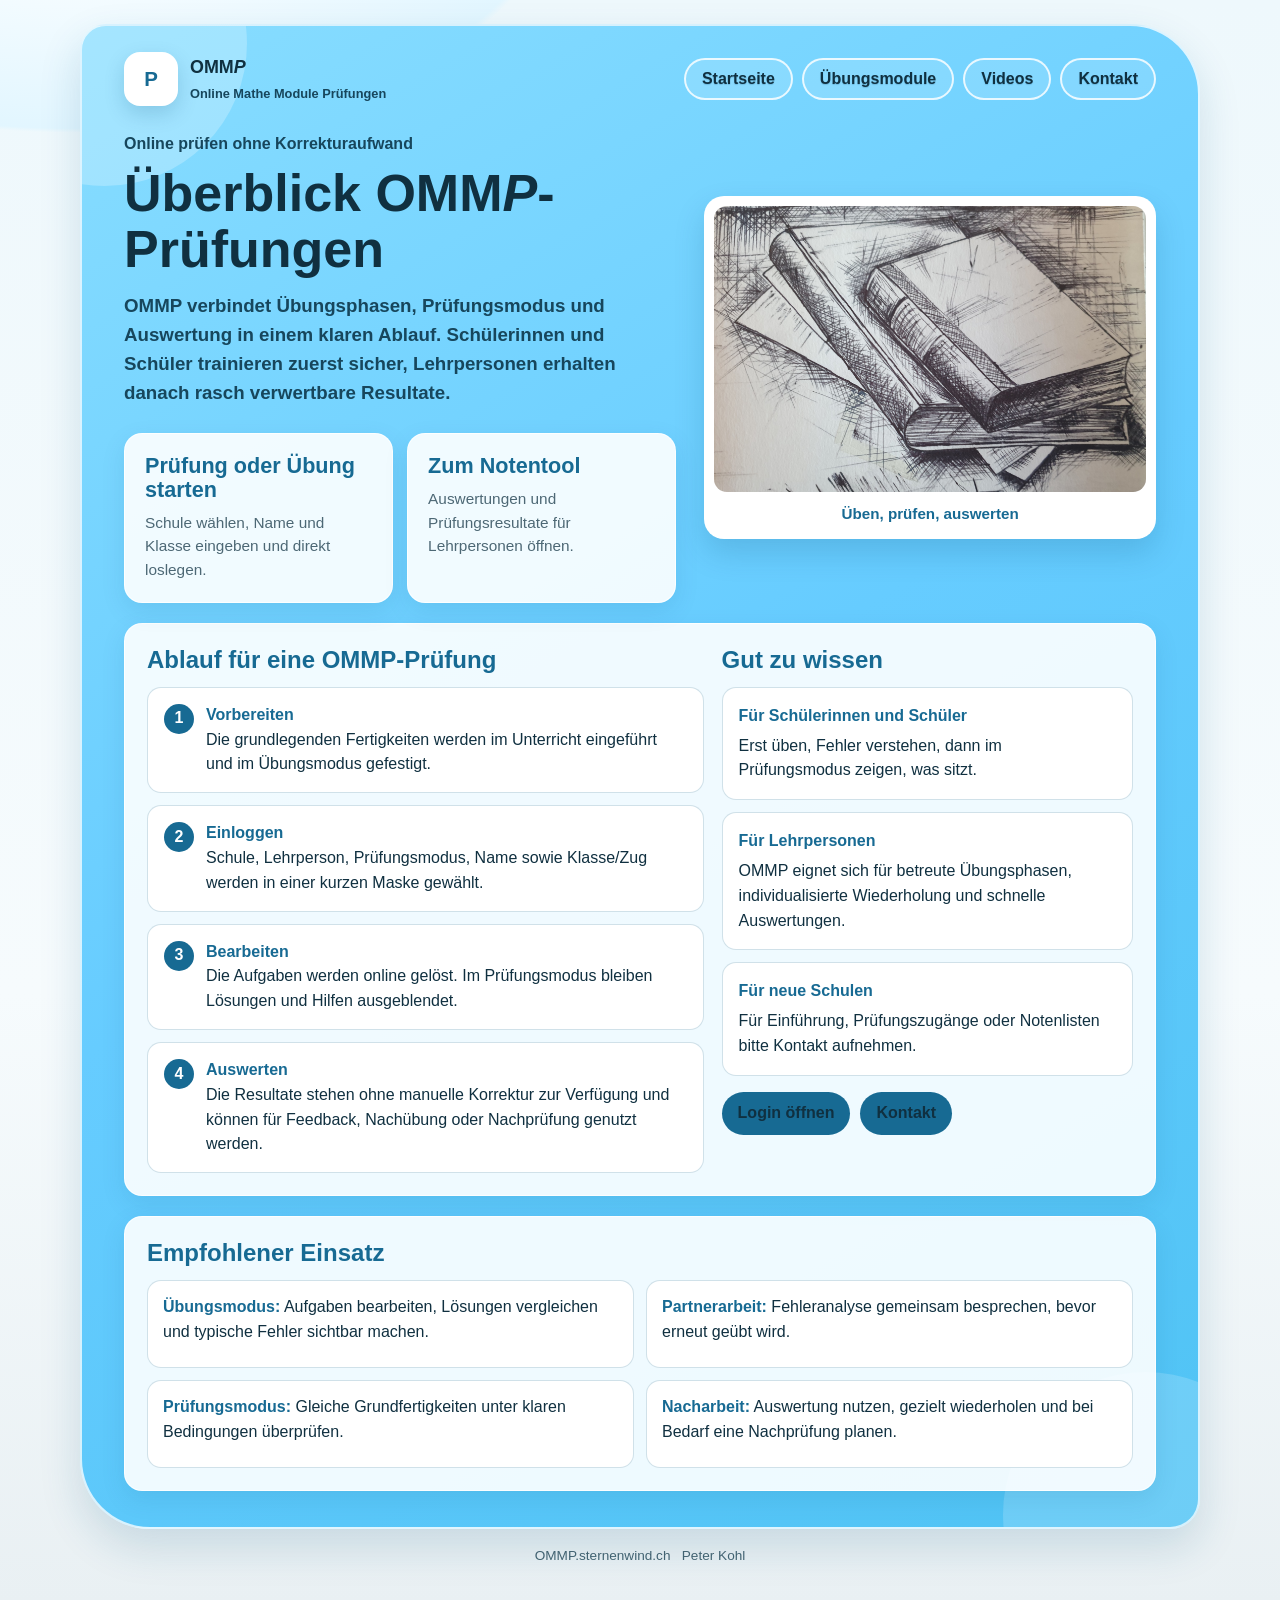
<file: o_pruefungen_session/ueberblick_o_pruefungen_2.html>
<!DOCTYPE html>
<html lang="de">
<head>
<meta charset="utf-8">
<meta name="viewport" content="width=device-width, initial-scale=1">
<meta name="author" content="Peter Kohl">
<title>OMMP Prüfungen Überblick</title>
<link rel="stylesheet" href="css-ommp/ommp-redesign.css">
</head>
<body class="ommp-site">
  <div class="ommp-page">
    <main class="ommp-shell">
      <div class="ommp-content">
        <header class="ommp-header">
          <a class="ommp-brand" href="../index.html" aria-label="OMMP Startseite">
            <span class="ommp-mark">P</span>
            <span>
              <span class="ommp-brand-text">OMM<em>P</em></span>
              <span class="ommp-brand-sub">Online Mathe Module Prüfungen</span>
            </span>
          </a>
          <nav class="ommp-nav" aria-label="Navigation">
            <a href="../index.html">Startseite</a>
            <a href="login_module/login_schulen.html">Übungsmodule</a>
            <a href="../Mathe-Erklaer-Videos/ErklaerVideos.htm">Videos</a>
            <a href="https://sternenwind.ch/Kontakt/kohl.php" target="kontakt">Kontakt</a>
          </nav>
        </header>

        <section class="ommp-hero" aria-labelledby="overview-title">
          <div>
            <p class="ommp-kicker">Online prüfen ohne Korrekturaufwand</p>
            <h1 id="overview-title" class="ommp-title">Überblick OMM<em>P</em>-Prüfungen</h1>
            <p class="ommp-lead">OMMP verbindet Übungsphasen, Prüfungsmodus und Auswertung in einem klaren Ablauf. Schülerinnen und Schüler trainieren zuerst sicher, Lehrpersonen erhalten danach rasch verwertbare Resultate.</p>

            <div class="ommp-main-actions" aria-label="Schnelleinstiege">
              <a class="ommp-action-card" href="login_module/login_schulen.html">
                <strong>Prüfung oder Übung starten</strong>
                <span>Schule wählen, Name und Klasse eingeben und direkt loslegen.</span>
              </a>
              <a class="ommp-action-card" href="login_notenlisten/passwort.htm" target="noten">
                <strong>Zum Notentool</strong>
                <span>Auswertungen und Prüfungsresultate für Lehrpersonen öffnen.</span>
              </a>
            </div>
          </div>

          <figure class="ommp-book">
            <img src="login_module/user/buch-skizze.jpg" alt="OMMP Buch-Skizze">
            <figcaption>Üben, prüfen, auswerten</figcaption>
          </figure>
        </section>

        <section class="ommp-section ommp-panel" aria-labelledby="steps-title">
          <div class="ommp-overview-grid">
            <div>
              <h2 id="steps-title">Ablauf für eine OMMP-Prüfung</h2>
              <ol class="ommp-step-list">
                <li><strong>Vorbereiten</strong>Die grundlegenden Fertigkeiten werden im Unterricht eingeführt und im Übungsmodus gefestigt.</li>
                <li><strong>Einloggen</strong>Schule, Lehrperson, Prüfungsmodus, Name sowie Klasse/Zug werden in einer kurzen Maske gewählt.</li>
                <li><strong>Bearbeiten</strong>Die Aufgaben werden online gelöst. Im Prüfungsmodus bleiben Lösungen und Hilfen ausgeblendet.</li>
                <li><strong>Auswerten</strong>Die Resultate stehen ohne manuelle Korrektur zur Verfügung und können für Feedback, Nachübung oder Nachprüfung genutzt werden.</li>
              </ol>
            </div>

            <aside aria-labelledby="roles-title">
              <h2 id="roles-title">Gut zu wissen</h2>
              <div class="ommp-mini-card">
                <strong>Für Schülerinnen und Schüler</strong>
                Erst üben, Fehler verstehen, dann im Prüfungsmodus zeigen, was sitzt.
              </div>
              <div class="ommp-mini-card">
                <strong>Für Lehrpersonen</strong>
                OMMP eignet sich für betreute Übungsphasen, individualisierte Wiederholung und schnelle Auswertungen.
              </div>
              <div class="ommp-mini-card">
                <strong>Für neue Schulen</strong>
                Für Einführung, Prüfungszugänge oder Notenlisten bitte Kontakt aufnehmen.
              </div>
              <div class="ommp-compact-actions">
                <a href="login_module/login_schulen.html">Login öffnen</a>
                <a href="https://sternenwind.ch/Kontakt/kohl.php" target="kontakt">Kontakt</a>
              </div>
            </aside>
          </div>
        </section>

        <section class="ommp-section ommp-panel" aria-labelledby="practice-title">
          <h2 id="practice-title">Empfohlener Einsatz</h2>
          <ul class="ommp-points">
            <li><b>Übungsmodus:</b> Aufgaben bearbeiten, Lösungen vergleichen und typische Fehler sichtbar machen.</li>
            <li><b>Partnerarbeit:</b> Fehleranalyse gemeinsam besprechen, bevor erneut geübt wird.</li>
            <li><b>Prüfungsmodus:</b> Gleiche Grundfertigkeiten unter klaren Bedingungen überprüfen.</li>
            <li><b>Nacharbeit:</b> Auswertung nutzen, gezielt wiederholen und bei Bedarf eine Nachprüfung planen.</li>
          </ul>
        </section>
      </div>
    </main>

    <footer class="ommp-footer">OMMP.sternenwind.ch &nbsp; Peter Kohl</footer>
  </div>
</body>
</html>
</file>
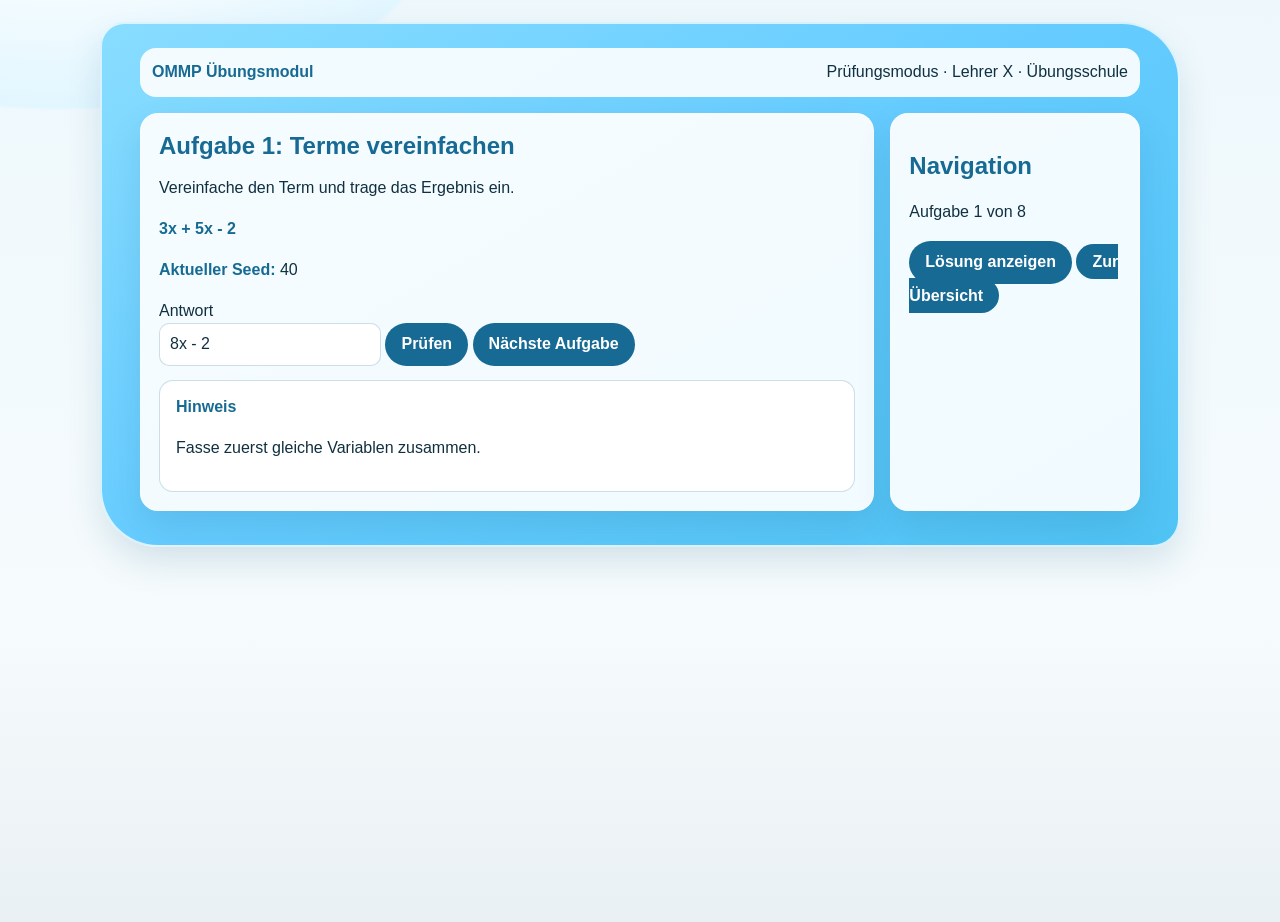
<file: o_pruefungen_session/uebungen_skin_vorschau.html>
<!DOCTYPE html>
<html lang="de">
<head>
<meta charset="utf-8">
<meta name="viewport" content="width=device-width, initial-scale=1">
<title>OMMP Übungen Skin Vorschau</title>
<link rel="stylesheet" href="css-ommp/ommp-uebungen-skin.css">
</head>
<body>
  <main class="ommp-exercise-shell">
    <div class="ommp-exercise-toolbar">
      <strong>OMMP Übungsmodul</strong>
      <span id="session-info">Übungsmodus · Klasse 10a · Lehrer X</span>
    </div>

    <div class="ommp-exercise-grid">
      <section class="ommp-exercise-card">
        <h1 class="ommp-task-title">Aufgabe 1: Terme vereinfachen</h1>
        <p>Vereinfache den Term und trage das Ergebnis ein.</p>
        <p><strong>3x + 5x - 2</strong></p>
        <p><strong>Aktueller Seed:</strong> <span id="seed-value">40</span></p>

        <form id="demo-form">
          <label for="antwort">Antwort</label><br>
          <input id="antwort" type="text" value="8x - 2">
          <input id="check-answer" type="button" value="Prüfen">
          <input id="next-task" type="submit" value="Nächste Aufgabe">
        </form>

        <div class="ommp-answer-panel" id="hint-panel">
          <strong>Hinweis</strong>
          <p>Fasse zuerst gleiche Variablen zusammen.</p>
        </div>

        <div class="ommp-answer-panel" id="feedback-panel" hidden>
          <strong id="feedback-title">Feedback</strong>
          <p id="feedback-text"></p>
        </div>

        <div class="ommp-answer-panel" id="solution-panel" hidden>
          <strong>Lösung</strong>
          <p>3x + 5x - 2 = 8x - 2</p>
        </div>
      </section>

      <aside class="ommp-exercise-card">
        <h2>Navigation</h2>
        <p id="task-progress">Aufgabe 1 von 8</p>
        <button id="show-solution" type="button">Lösung anzeigen</button>
        <a class="button" href="ueberblick_o_pruefungen_2.html">Zur Übersicht</a>
      </aside>
    </div>
  </main>

  <script>
    var params = new URLSearchParams(window.location.search);
    var mode = params.get("p_nr") === "0" ? "Übungsmodus" : "Prüfungsmodus";
    var klasse = params.get("klasse") || "";
    var zug = params.get("zug") || "";
    var teacher = params.get("teachername") || "Lehrer X";
    var school = params.get("kuerzel_schule") || "Übungsschule";
    var seed = params.get("seed") || "40";
    var classText = klasse ? " · Klasse " + klasse + zug : "";

    document.getElementById("session-info").textContent = mode + classText + " · " + teacher + " · " + school;
    document.getElementById("seed-value").textContent = seed;

    var taskNumber = 1;
    var form = document.getElementById("demo-form");
    var answer = document.getElementById("antwort");
    var feedbackPanel = document.getElementById("feedback-panel");
    var feedbackTitle = document.getElementById("feedback-title");
    var feedbackText = document.getElementById("feedback-text");
    var solutionPanel = document.getElementById("solution-panel");
    var taskProgress = document.getElementById("task-progress");
    var showSolution = document.getElementById("show-solution");

    function normalizeAnswer(value) {
      return value.toLowerCase().replace(/\s+/g, "");
    }

    document.getElementById("check-answer").addEventListener("click", function() {
      var isCorrect = normalizeAnswer(answer.value) === "8x-2";
      feedbackPanel.hidden = false;
      feedbackTitle.className = isCorrect ? "richtig" : "falsch";
      feedbackTitle.textContent = isCorrect ? "Richtig" : "Noch nicht ganz";
      feedbackText.textContent = isCorrect
        ? "Genau. 3x und 5x werden zu 8x zusammengefasst."
        : "Schau nochmals auf die x-Terme: 3x + 5x ergibt 8x.";
    });

    showSolution.addEventListener("click", function() {
      solutionPanel.hidden = !solutionPanel.hidden;
      showSolution.textContent = solutionPanel.hidden ? "Lösung anzeigen" : "Lösung ausblenden";
    });

    form.addEventListener("submit", function(event) {
      event.preventDefault();
      taskNumber = taskNumber === 8 ? 1 : taskNumber + 1;
      taskProgress.textContent = "Aufgabe " + taskNumber + " von 8";
      feedbackPanel.hidden = true;
      solutionPanel.hidden = true;
      showSolution.textContent = "Lösung anzeigen";
      answer.value = "";
      answer.focus();
    });
  </script>
</body>
</html>
</file>
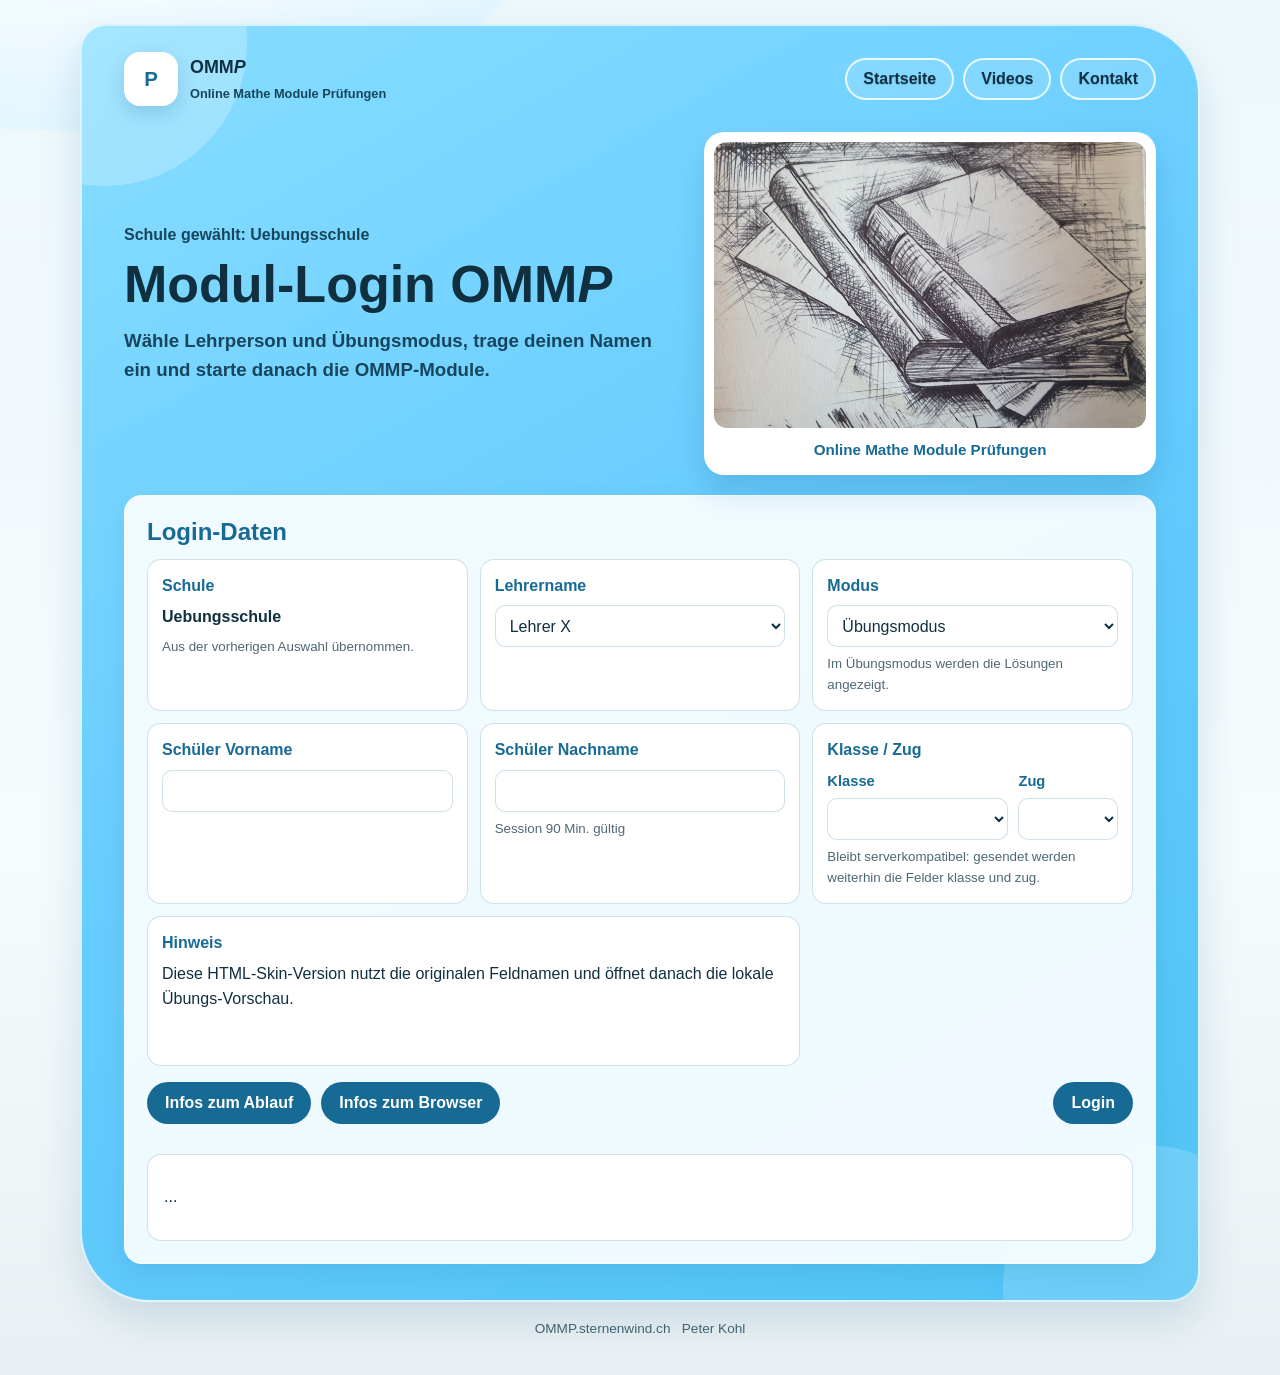
<file: o_pruefungen_session/login_module/login_module.html>
<!DOCTYPE html>
<html lang="de">
<head>
<meta charset="utf-8">
<meta name="viewport" content="width=device-width, initial-scale=1">
<meta name="author" content="Peter Kohl">
<title>login_module</title>
<link rel="stylesheet" href="../css-ommp/ommp-redesign.css">
</head>
<body class="ommp-site">
  <div class="ommp-page">
    <main class="ommp-shell">
      <div class="ommp-content">
        <header class="ommp-header">
          <a class="ommp-brand" href="../../index.html" aria-label="OMMP Startseite">
            <span class="ommp-mark">P</span>
            <span>
              <span class="ommp-brand-text">OMM<em>P</em></span>
              <span class="ommp-brand-sub">Online Mathe Module Prüfungen</span>
            </span>
          </a>
          <nav class="ommp-nav" aria-label="Navigation">
            <a href="../../index.html">Startseite</a>
            <a href="../../Mathe-Erklaer-Videos/ErklaerVideos.htm">Videos</a>
            <a href="https://sternenwind.ch/Kontakt/kohl.php" target="kontakt">Kontakt</a>
          </nav>
        </header>

        <section class="ommp-hero" aria-labelledby="module-title">
          <div>
            <p class="ommp-kicker">Schule gewählt: <span id="school-name">Übungsschule</span></p>
            <h1 id="module-title" class="ommp-title">Modul-Login OMM<em>P</em></h1>
            <p class="ommp-lead">Wähle Lehrperson und Übungsmodus, trage deinen Namen ein und starte danach die OMMP-Module.</p>
          </div>

          <figure class="ommp-book">
            <img src="user/buch-skizze.jpg" alt="OMMP Buch-Skizze">
            <figcaption>Online Mathe Module Prüfungen</figcaption>
          </figure>
        </section>

        <section class="ommp-section ommp-panel" aria-labelledby="form-title">
          <h2 id="form-title">Login-Daten</h2>
          <form class="ommp-module-form" name="teacherquestion" action="../uebungen_skin_vorschau.html" method="get">
            <input type="hidden" id="kuerzel_schule" name="kuerzel_schule" value="Uebungsschule">

            <div class="ommp-module-grid">
              <div class="ommp-field">
                <span class="ommp-field-title">Schule</span>
                <strong id="school-display">Übungsschule</strong>
                <small>Aus der vorherigen Auswahl übernommen.</small>
              </div>

              <div class="ommp-field">
                <label for="teachername">Lehrername</label>
                <select id="teachername" name="teachername"></select>
              </div>

              <div class="ommp-field">
                <label for="p_nr">Modus</label>
                <select id="p_nr" name="p_nr"></select>
                <small>Im Übungsmodus werden die Lösungen angezeigt.</small>
              </div>

              <div class="ommp-field">
                <label for="vorname">Schüler Vorname</label>
                <input id="vorname" type="text" name="vorname" value="" tabindex="1" autocomplete="given-name">
              </div>

              <div class="ommp-field">
                <label for="nachname">Schüler Nachname</label>
                <input id="nachname" type="text" name="nachname" value="" tabindex="2" autocomplete="family-name">
                <small>Session 90 Min. gültig</small>
              </div>

              <div class="ommp-field ommp-class-track-field">
                <span class="ommp-field-title">Klasse / Zug</span>
                <div class="ommp-inline-fields">
                  <label for="klasse">
                    <span>Klasse</span>
                    <select id="klasse" name="klasse" size="1" tabindex="3">
                      <option value=""></option>
                      <option value="1">1</option>
                      <option value="2">2</option>
                      <option value="3">3</option>
                      <option value="4">4</option>
                      <option value="5">5</option>
                      <option value="6">6</option>
                      <option value="7">7</option>
                      <option value="8">8</option>
                      <option value="9">9</option>
                      <option value="10">10</option>
                      <option value="11">11</option>
                      <option value="12">12</option>
                    </select>
                  </label>
                  <label for="zug">
                    <span>Zug</span>
                    <select id="zug" name="zug" size="1" tabindex="4">
                      <option value=""></option>
                      <option value="a">a</option>
                      <option value="b">b</option>
                      <option value="c">c</option>
                      <option value="d">d</option>
                      <option value="e">e</option>
                      <option value="f">f</option>
                      <option value="g">g</option>
                      <option value="h">h</option>
                      <option value="i">i</option>
                      <option value="j">j</option>
                      <option value="k">k</option>
                    </select>
                  </label>
                </div>
                <small>Bleibt serverkompatibel: gesendet werden weiterhin die Felder klasse und zug.</small>
              </div>

              <div class="ommp-field ommp-wide-field">
                <span class="ommp-field-title">Hinweis</span>
                <span>Diese HTML-Skin-Version nutzt die originalen Feldnamen und öffnet danach die lokale Übungs-Vorschau.</span>
              </div>
            </div>

            <div class="ommp-submit-row">
              <div class="ommp-secondary-actions">
                <input type="button" id="infobutton1" value="Infos zum Ablauf" onclick="info1()" tabindex="6">
                <input type="button" id="infobutton2" value="Infos zum Browser" onclick="info2()" tabindex="7">
              </div>
              <input class="ommp-primary-submit" type="submit" value="Login" tabindex="5">
            </div>

            <div class="ommp-info-output" id="spruch-div">
              <p id="info">...</p>
            </div>
          </form>
        </section>
      </div>
    </main>

    <footer class="ommp-footer">OMMP.sternenwind.ch &nbsp; Peter Kohl</footer>
  </div>

  <script>
    var schoolData = {
      "KS Ausserschwyz": {
        teachers: [
          { value: "KoP", label: "Kohl Peter" },
          { value: "UmA", label: "Umbach Andreas" },
          { value: "KeR", label: "Kern Ramona" },
          { value: "BaS", label: "Baer Sascha" },
          { value: "FrB", label: "Fritschi Barbara" },
          { value: "RaJ", label: "Rauchenstein Julia" },
          { value: "RaF", label: "Rauchenstein Felix" },
          { value: "KaD", label: "Kälin Daniel" },
          { value: "FrS", label: "Friedrich Sandro" },
          { value: "CvV", label: "Cvetkovic Visnja" }
        ],
        exams: [
          { value: "0", label: "Übungsmodus" },
          { value: "1781481600", label: "Prüfung: 15 06 2026" }
        ]
      },
      "Gymi Bretten": {
        teachers: [
          { value: "KoJ", label: "Kohl Jürgen" },
          { value: "BrP", label: "Brueggemann Philipp" },
          { value: "PiN", label: "Pilz Nadine" },
          { value: "StS", label: "Steinmetz Silke" },
          { value: "GrI", label: "Graesser Ines" },
          { value: "WoA", label: "Wolff Andreas" },
          { value: "EmL", label: "Emslander Lotte" },
          { value: "ReJ", label: "Reich Jan" }
        ],
        exams: [
          { value: "0", label: "Übungsmodus" },
          { value: "1781481600", label: "Prüfung: 15 06 2026" }
        ]
      },
      "KS Menzingen": {
        teachers: [{ value: "GuT", label: "Gültig Timo" }],
        exams: [
          { value: "0", label: "Übungsmodus" },
          { value: "1781481600", label: "Prüfung: 15 06 2026" }
        ]
      },
      "Uebungsschule": {
        teachers: [{ value: "LeX", label: "Lehrer X" }],
        exams: [
          { value: "0", label: "Übungsmodus" },
          { value: "1781481600", label: "Prüfung: 15 06 2026" }
        ]
      },
      "Gym Liestal": {
        teachers: [{ value: "BeI", label: "Bertiller Isabelle" }],
        exams: [
          { value: "0", label: "Übungsmodus" },
          { value: "1781481600", label: "Prüfung: 15 06 2026" }
        ]
      },
      "KS Uetikon": {
        teachers: [{ value: "LoV", label: "Vanessa Loureiro" }],
        exams: [
          { value: "0", label: "Übungsmodus" },
          { value: "1781481600", label: "Prüfung: 15 06 2026" }
        ]
      },
      "Gymi Einsiedeln": {
        teachers: [{ value: "BrS", label: "Brunner Silvia" }],
        exams: [
          { value: "0", label: "Übungsmodus" },
          { value: "1781481600", label: "Prüfung: 15 06 2026" }
        ]
      }
    };

    function selectedSchool() {
      var params = new URLSearchParams(window.location.search);
      var school = params.get("kuerzel_schule") || "Uebungsschule";
      return schoolData[school] ? school : "Uebungsschule";
    }

    function fillSelect(id, options) {
      var select = document.getElementById(id);
      select.innerHTML = "";
      options.forEach(function(option) {
        var item = document.createElement("option");
        item.value = option.value;
        item.textContent = option.label;
        select.appendChild(item);
      });
    }

    var school = selectedSchool();
    document.getElementById("school-name").textContent = school;
    document.getElementById("school-display").textContent = school;
    document.getElementById("kuerzel_schule").value = school;
    fillSelect("teachername", schoolData[school].teachers);
    fillSelect("p_nr", schoolData[school].exams);

    var anz_aufrufe1 = 0;
    var anz_aufrufe2 = 0;

    function info1() {
      anz_aufrufe1 = anz_aufrufe1 + 1;
      if (anz_aufrufe1 % 2 == 1) {
        document.getElementById("info").innerHTML = "Die basalen Grundfertigkeiten sollen im Unterricht wie bisher erarbeitet werden. Diese Module dienen zur Übung. Der Lehrer kann individualisieren, in Übungsphasen können einzelne Gruppen verschiedene Themen bearbeiten, der Lehrer kann beraten.<br><br>Bewährt haben sich: Übungsprozess im Übungsmodus, gemeinsame Fehleranalyse, klar abgesprochener Prüfungsmodus und bei Bedarf erneutes Üben mit Nachprüfung.";
        document.getElementById("infobutton1").value = "Weniger Info";
      } else {
        document.getElementById("info").innerHTML = "...";
        document.getElementById("infobutton1").value = "Infos zum Ablauf";
      }
    }

    function info2() {
      anz_aufrufe2 = anz_aufrufe2 + 1;
      if (anz_aufrufe2 % 2 == 1) {
        document.getElementById("info").innerHTML = "Diese Module benutzen keine Cookies. Es werden PHP-Session-Variablen genutzt, um z.B. Benutzername und Klasse während des Übens zu speichern.";
        document.getElementById("infobutton2").value = "Weniger Info";
      } else {
        document.getElementById("info").innerHTML = "...";
        document.getElementById("infobutton2").value = "Infos zum Browser";
      }
    }
  </script>
</body>
</html>
</file>
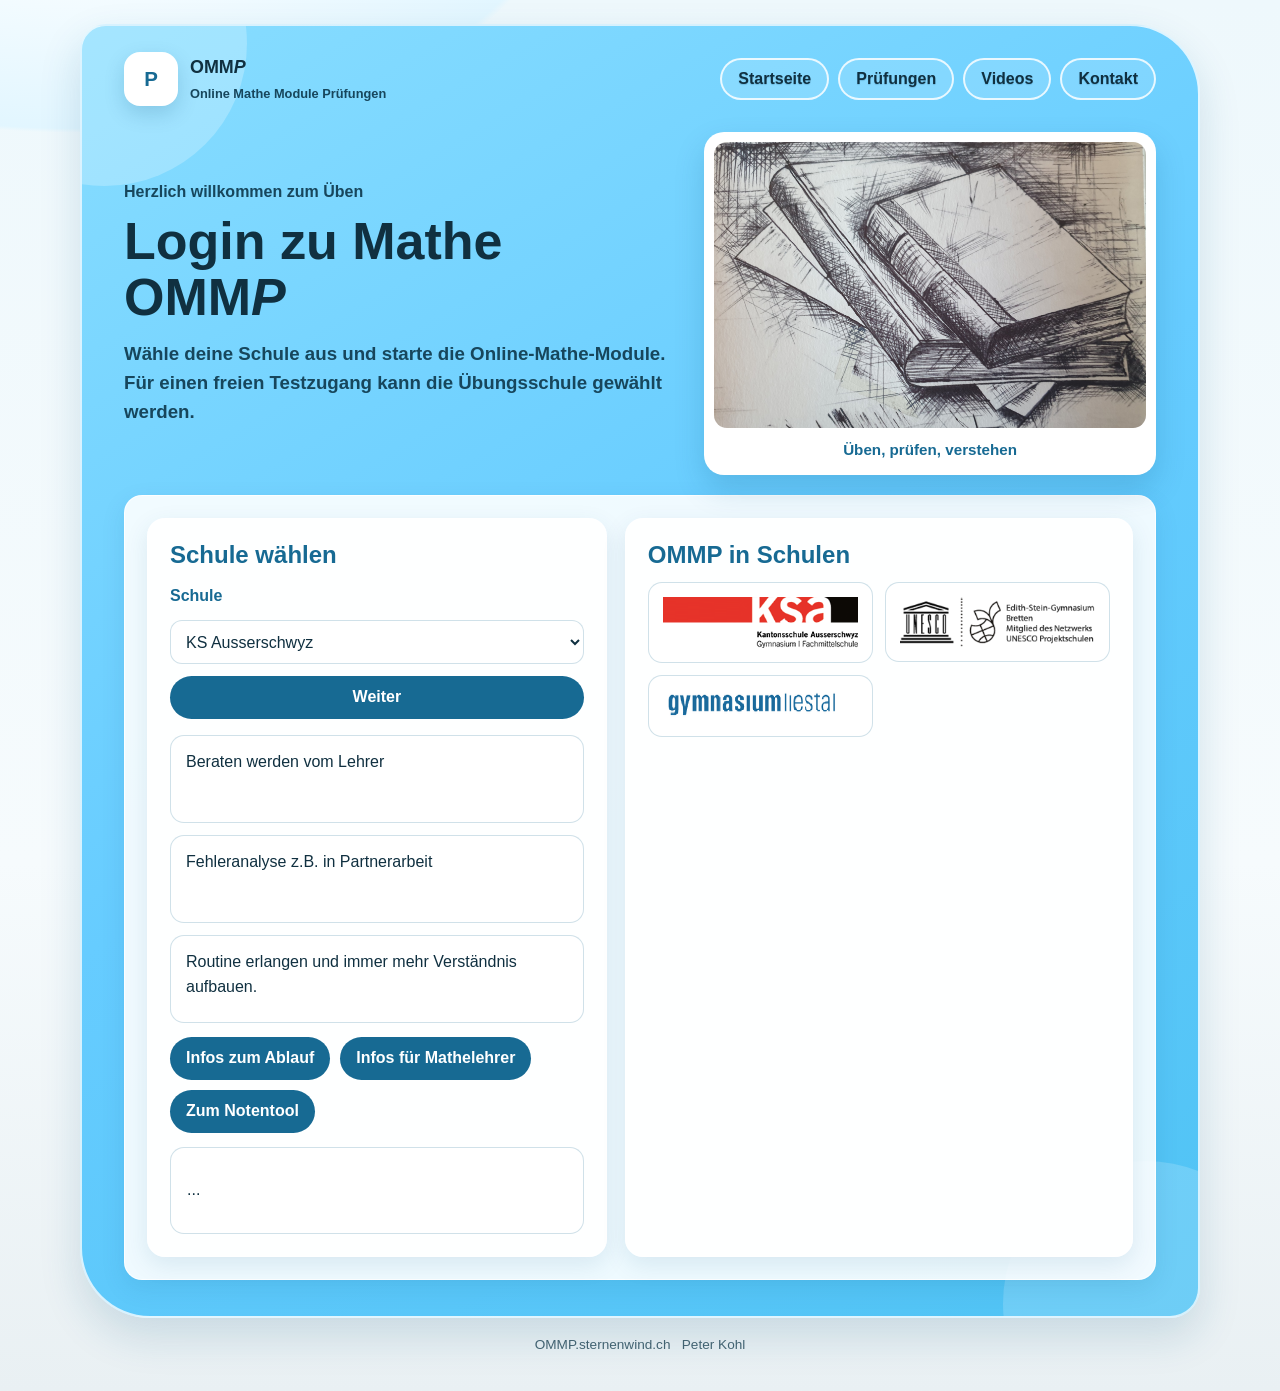
<file: o_pruefungen_session/login_module/login_schulen.html>
<!DOCTYPE html>
<html lang="de">
<head>
<meta charset="utf-8">
<meta name="viewport" content="width=device-width, initial-scale=1">
<meta name="author" content="Peter Kohl">
<title>login_schulen</title>
<link rel="stylesheet" href="../css-ommp/ommp-redesign.css">
</head>
<body class="ommp-site">
  <div class="ommp-page">
    <main class="ommp-shell">
      <div class="ommp-content">
        <header class="ommp-header">
          <a class="ommp-brand" href="../../index.html" aria-label="OMMP Startseite">
            <span class="ommp-mark">P</span>
            <span>
              <span class="ommp-brand-text">OMM<em>P</em></span>
              <span class="ommp-brand-sub">Online Mathe Module Prüfungen</span>
            </span>
          </a>
          <nav class="ommp-nav" aria-label="Navigation">
            <a href="../../index.html">Startseite</a>
            <a href="../ueberblick_o_pruefungen_2.html">Prüfungen</a>
            <a href="../../Mathe-Erklaer-Videos/ErklaerVideos.htm">Videos</a>
            <a href="https://sternenwind.ch/Kontakt/kohl.php" target="kontakt">Kontakt</a>
          </nav>
        </header>

        <section class="ommp-hero" aria-labelledby="login-title">
          <div>
            <p class="ommp-kicker">Herzlich willkommen zum Üben</p>
            <h1 id="login-title" class="ommp-title">Login zu Mathe OMM<em>P</em></h1>
            <p class="ommp-lead">Wähle deine Schule aus und starte die Online-Mathe-Module. Für einen freien Testzugang kann die Übungsschule gewählt werden.</p>
          </div>

          <figure class="ommp-book">
            <img src="user/buch-skizze.jpg" alt="OMMP Buch-Skizze">
            <figcaption>Üben, prüfen, verstehen</figcaption>
          </figure>
        </section>

        <section class="ommp-section ommp-panel" aria-labelledby="school-title">
          <div class="ommp-form-grid">
            <div class="ommp-login-box ommp-card">
              <h2 id="school-title">Schule wählen</h2>
              <form class="ommp-login-form" name="schulwahl" action="login_module.html" method="get">
                <label for="kuerzel_schule">Schule</label>
                <select id="kuerzel_schule" name="kuerzel_schule" tabindex="1">
                  <option value="KS Ausserschwyz">KS Ausserschwyz</option>
                  <option value="Gymi Bretten">Gymi Bretten</option>
                  <option value="KS Menzingen">KS Menzingen</option>
                  <option value="Uebungsschule">Uebungsschule</option>
                  <option value="Gym Liestal">Gym Liestal</option>
                  <option value="KS Uetikon">KS Uetikon</option>
                  <option value="Gymi Einsiedeln">Gymi Einsiedeln</option>
                </select>
                <input type="submit" value="Weiter" tabindex="2">
              </form>

              <ul class="ommp-points" style="grid-template-columns:1fr; margin-top:16px;">
                <li>Beraten werden vom Lehrer</li>
                <li>Fehleranalyse z.B. in Partnerarbeit</li>
                <li>Routine erlangen und immer mehr Verständnis aufbauen.</li>
              </ul>

              <div class="ommp-login-actions">
                <input type="button" id="infobutton1" value="Infos zum Ablauf" onclick="info1()">
                <input type="button" id="infobutton2" value="Infos für Mathelehrer" onclick="info2()">
                <a href="../login_notenlisten/passwort.htm" target="noten"><button type="button">Zum Notentool</button></a>
              </div>

              <div class="ommp-info-output" id="spruch-div">
                <p id="info">...</p>
              </div>
            </div>

            <div class="ommp-login-box ommp-card">
              <h2>OMMP in Schulen</h2>
              <div class="ommp-school-logos">
                <img src="user/logo-KSA.png" alt="KS Ausserschwyz">
                <img src="user/LogoESG-Unesco2.png" alt="Gymi Einsiedeln">
                <img src="user/Gym-Listal.png" alt="Gym Liestal">
              </div>
            </div>
          </div>
        </section>
      </div>
    </main>

    <footer class="ommp-footer">OMMP.sternenwind.ch &nbsp; Peter Kohl</footer>
  </div>

  <script>
    var anz_aufrufe1 = 0;
    var anz_aufrufe2 = 0;

    function info1() {
      anz_aufrufe1 = anz_aufrufe1 + 1;
      if (anz_aufrufe1 % 2 == 1) {
        document.getElementById("info").innerHTML = "Zum Üben der Mathemodule:<br> Die eigene Schule wählen, oder Übungsschule. Dann einloggen und Module bearbeiten.<br><br>Viel Erfolg beim Üben. ";
        document.getElementById("infobutton1").value = "Weniger Info";
      } else {
        document.getElementById("info").innerHTML = "...";
        document.getElementById("infobutton1").value = "Infos zum Ablauf";
      }
    }

    function info2() {
      anz_aufrufe2 = anz_aufrufe2 + 1;
      if (anz_aufrufe2 % 2 == 1) {
        document.getElementById("info").innerHTML = "Falls auch Interesse an den Prüfungsauswertungen besteht, bitte mit mir Kontakt aufnehmen. Gerne kann ich z.B. auch via Teams eine Einführung in diese Tools für ein Mathekollegium geben. &rarr; Kontakt vgl. Startseite<br>";
        document.getElementById("infobutton2").value = "Weniger Info";
      } else {
        document.getElementById("info").innerHTML = "...";
        document.getElementById("infobutton2").value = "Infos für Mathelehrer";
      }
    }
  </script>
</body>
</html>
</file>
<file: o_pruefungen_session/css-ommp/ommp-redesign.css>
html {
  scroll-behavior: smooth;
}

:root {
  --ommp-blue: #66ccff;
  --ommp-blue-2: #45bdeb;
  --ommp-blue-dark: #176a93;
  --ommp-sky: #e7f8ff;
  --ommp-paper: #f6fbfd;
  --ommp-white: #ffffff;
  --ommp-ink: #103040;
  --ommp-muted: #4d6875;
  --ommp-line: rgba(23, 106, 147, 0.2);
  --ommp-shadow: 0 18px 42px rgba(19, 91, 130, 0.16);
}

* {
  box-sizing: border-box;
}

body.ommp-site {
  margin: 0;
  min-height: 100vh;
  color: var(--ommp-ink);
  background:
    radial-gradient(900px 420px at 75px -90px, #ffffff 0, #e2f6ff 52%, transparent 53%),
    linear-gradient(180deg, #eef8fc 0, var(--ommp-paper) 62%, #e9f0f3 100%);
  font-family: Verdana, Geneva, sans-serif;
  line-height: 1.55;
}

body.ommp-site a {
  color: inherit;
}

.ommp-page {
  width: min(1120px, calc(100% - 28px));
  margin: 0 auto;
  padding: 24px 0 36px;
}

.ommp-shell {
  position: relative;
  overflow: hidden;
  padding: 26px clamp(18px, 4vw, 42px) 36px;
  border: 2px solid rgba(255, 255, 255, 0.76);
  border-radius: 26px 70px 30px 70px;
  background: linear-gradient(150deg, #88ddff 0, var(--ommp-blue) 48%, #4fc3f4 100%);
  box-shadow: var(--ommp-shadow);
}

.ommp-shell::before,
.ommp-shell::after {
  content: "";
  position: absolute;
  border-radius: 50%;
  background: rgba(255, 255, 255, 0.24);
  pointer-events: none;
}

.ommp-shell::before {
  top: -125px;
  left: -120px;
  width: 285px;
  height: 285px;
}

.ommp-shell::after {
  right: -90px;
  bottom: -130px;
  width: 285px;
  height: 285px;
  background: rgba(255, 255, 255, 0.17);
}

.ommp-content {
  position: relative;
  z-index: 1;
}

.ommp-header {
  display: flex;
  align-items: center;
  justify-content: space-between;
  gap: 18px;
  margin-bottom: 26px;
}

.ommp-brand {
  display: inline-flex;
  align-items: center;
  gap: 12px;
  color: var(--ommp-ink);
  font-weight: 700;
  text-decoration: none;
}

.ommp-mark {
  display: grid;
  width: 54px;
  height: 54px;
  place-items: center;
  border-radius: 16px;
  color: var(--ommp-blue-dark);
  background: #fff;
  box-shadow: 0 8px 20px rgba(9, 79, 118, 0.18);
  font-size: 1.28rem;
}

.ommp-brand-text {
  display: block;
  font-size: 1.12rem;
  letter-spacing: 0;
}

.ommp-brand-sub {
  display: block;
  margin-top: 2px;
  color: #17465c;
  font-size: 0.8rem;
  font-weight: 700;
}

.ommp-nav {
  display: flex;
  flex-wrap: wrap;
  justify-content: flex-end;
  gap: 9px;
}

.ommp-nav a,
.ommp-button,
.ommp-ghost-button {
  display: inline-flex;
  min-height: 40px;
  align-items: center;
  justify-content: center;
  padding: 9px 16px;
  border-radius: 999px;
  font-family: inherit;
  font-weight: 700;
  line-height: 1.2;
  text-align: center;
  text-decoration: none;
  cursor: pointer;
}

.ommp-nav a,
.ommp-ghost-button {
  border: 2px solid rgba(255, 255, 255, 0.82);
  color: #fff;
  background: rgba(255, 255, 255, 0.12);
  text-shadow: 0 1px 1px rgba(0, 62, 94, 0.2);
}

.ommp-nav a:hover,
.ommp-ghost-button:hover {
  color: var(--ommp-blue-dark);
  background: #fff;
  text-shadow: none;
}

.ommp-button {
  border: 0;
  color: var(--ommp-blue-dark);
  background: #fff;
  box-shadow: 0 10px 22px rgba(9, 79, 118, 0.14);
}

.ommp-button:hover {
  transform: translateY(-1px);
  box-shadow: 0 13px 25px rgba(9, 79, 118, 0.18);
}

.ommp-hero {
  display: grid;
  grid-template-columns: minmax(0, 1.1fr) minmax(260px, 0.9fr);
  gap: 28px;
  align-items: center;
}

.ommp-kicker {
  margin: 0 0 8px;
  color: #17465c;
  font-weight: 700;
}

.ommp-title {
  margin: 0;
  font-size: clamp(1.85rem, 4.2vw, 3.25rem);
  line-height: 1.08;
  letter-spacing: 0;
}

.ommp-lead {
  max-width: 700px;
  margin: 14px 0 0;
  color: #17465c;
  font-size: clamp(1rem, 1.6vw, 1.17rem);
  font-weight: 700;
}

.ommp-book {
  margin: 0;
  padding: 10px;
  border-radius: 20px;
  background: #fff;
  box-shadow: 0 14px 30px rgba(9, 79, 118, 0.18);
  text-align: center;
}

.ommp-book img {
  display: block;
  width: 100%;
  max-height: 330px;
  object-fit: cover;
  border-radius: 13px;
}

.ommp-book figcaption {
  padding: 10px 8px 3px;
  color: var(--ommp-blue-dark);
  font-size: 0.95rem;
  font-weight: 700;
}

.ommp-main-actions {
  display: grid;
  grid-template-columns: repeat(2, minmax(0, 1fr));
  gap: 14px;
  margin-top: 26px;
}

.ommp-action-card,
.ommp-card,
.ommp-panel {
  border: 1px solid rgba(255, 255, 255, 0.86);
  border-radius: 18px;
  background: rgba(255, 255, 255, 0.9);
  box-shadow: 0 8px 24px rgba(9, 79, 118, 0.1);
}

.ommp-action-card {
  display: block;
  min-height: 138px;
  padding: 20px;
  color: var(--ommp-ink);
  text-decoration: none;
}

.ommp-action-card:hover {
  transform: translateY(-2px);
  box-shadow: 0 16px 32px rgba(9, 79, 118, 0.2);
}

.ommp-action-card strong {
  display: block;
  color: var(--ommp-blue-dark);
  font-size: 1.35rem;
  line-height: 1.1;
}

.ommp-action-card span {
  display: block;
  margin-top: 9px;
  color: var(--ommp-muted);
  font-size: 0.96rem;
}

.ommp-section {
  margin-top: 20px;
  padding: 22px;
}

.ommp-section h2,
.ommp-section h3 {
  margin: 0 0 12px;
  color: var(--ommp-blue-dark);
  line-height: 1.2;
}

.ommp-points {
  display: grid;
  grid-template-columns: repeat(2, minmax(0, 1fr));
  gap: 12px;
  margin: 0;
  padding: 0;
  list-style: none;
}

.ommp-points li {
  min-height: 88px;
  padding: 14px 15px;
  border: 1px solid var(--ommp-line);
  border-radius: 14px;
  background: #fff;
}

.ommp-points b {
  color: var(--ommp-blue-dark);
}

.ommp-link-grid {
  display: grid;
  grid-template-columns: repeat(auto-fit, minmax(145px, 1fr));
  gap: 10px;
}

.ommp-link-grid a {
  display: flex;
  min-height: 70px;
  align-items: center;
  justify-content: center;
  padding: 12px;
  border: 1px solid var(--ommp-line);
  border-radius: 14px;
  color: var(--ommp-blue-dark);
  background: #fff;
  font-size: 0.9rem;
  font-weight: 700;
  text-align: center;
  text-decoration: none;
}

.ommp-link-grid a:hover {
  border-color: var(--ommp-blue-2);
  box-shadow: 0 10px 22px rgba(9, 79, 118, 0.12);
}

.ommp-footer {
  margin-top: 16px;
  padding: 0 10px;
  color: #456371;
  font-size: 0.85rem;
  text-align: center;
}

.ommp-form-grid {
  display: grid;
  grid-template-columns: minmax(260px, 0.95fr) minmax(260px, 1.05fr);
  gap: 18px;
  align-items: stretch;
}

.ommp-login-box {
  padding: 22px;
}

.ommp-login-form {
  display: grid;
  gap: 12px;
  margin-top: 14px;
}

.ommp-login-form label {
  color: var(--ommp-blue-dark);
  font-weight: 700;
}

.ommp-login-form select {
  width: 100%;
  min-height: 44px;
  padding: 8px 11px;
  border: 1px solid var(--ommp-line);
  border-radius: 12px;
  background: #fff;
  color: var(--ommp-ink);
  font: inherit;
}

.ommp-login-actions {
  display: flex;
  flex-wrap: wrap;
  gap: 10px;
  margin-top: 14px;
}

.ommp-login-actions input,
.ommp-login-actions button,
.ommp-login-form input[type="submit"] {
  min-height: 40px;
  padding: 9px 16px;
  border: 0;
  border-radius: 999px;
  color: #fff;
  background: var(--ommp-blue-dark);
  font: inherit;
  font-weight: 700;
  cursor: pointer;
}

.ommp-login-actions input:hover,
.ommp-login-actions button:hover,
.ommp-login-form input[type="submit"]:hover {
  background: #0f5475;
}

.ommp-school-logos {
  display: grid;
  grid-template-columns: repeat(2, minmax(0, 1fr));
  gap: 12px;
}

.ommp-school-logos img {
  display: block;
  width: 100%;
  max-height: 142px;
  object-fit: contain;
  padding: 14px;
  border: 1px solid var(--ommp-line);
  border-radius: 14px;
  background: #fff;
}

.ommp-info-output {
  min-height: 72px;
  margin-top: 14px;
  padding: 14px 16px;
  border: 1px solid var(--ommp-line);
  border-radius: 14px;
  background: #fff;
  color: var(--ommp-ink);
}

.ommp-module-form {
  display: grid;
  gap: 16px;
}

.ommp-module-grid {
  display: grid;
  grid-template-columns: repeat(3, minmax(0, 1fr));
  gap: 12px;
  align-items: stretch;
}

.ommp-field {
  display: grid;
  gap: 7px;
  align-content: start;
  min-height: 150px;
  padding: 14px;
  border: 1px solid var(--ommp-line);
  border-radius: 14px;
  background: #fff;
}

.ommp-field label,
.ommp-field-title {
  color: var(--ommp-blue-dark);
  font-weight: 700;
}

.ommp-field input,
.ommp-field select {
  align-self: start;
  width: 100%;
  min-height: 42px;
  padding: 8px 10px;
  border: 1px solid var(--ommp-line);
  border-radius: 10px;
  background: #fff;
  color: var(--ommp-ink);
  font: inherit;
}

.ommp-field small {
  color: var(--ommp-muted);
}

.ommp-inline-fields {
  display: grid;
  grid-template-columns: minmax(0, 1fr) minmax(92px, 0.55fr);
  gap: 10px;
}

.ommp-inline-fields label {
  display: grid;
  gap: 6px;
  color: var(--ommp-blue-dark);
  font-size: 0.92rem;
  font-weight: 700;
}

.ommp-wide-field {
  grid-column: span 2;
}

.ommp-submit-row {
  display: flex;
  flex-wrap: wrap;
  gap: 10px;
  align-items: center;
  justify-content: flex-end;
}

.ommp-secondary-actions {
  display: flex;
  flex: 1 1 280px;
  flex-wrap: wrap;
  gap: 10px;
}

.ommp-primary-submit {
  margin-left: auto;
}

.ommp-submit-row input,
.ommp-submit-row button {
  min-height: 42px;
  padding: 9px 18px;
  border: 0;
  border-radius: 999px;
  color: #fff;
  background: var(--ommp-blue-dark);
  font: inherit;
  font-weight: 700;
  cursor: pointer;
}

.ommp-submit-row input:hover,
.ommp-submit-row button:hover {
  background: #0f5475;
}

.ommp-step-list {
  display: grid;
  gap: 12px;
  margin: 0;
  padding: 0;
  list-style: none;
  counter-reset: ommp-steps;
}

.ommp-step-list li {
  position: relative;
  min-height: 86px;
  padding: 15px 16px 15px 58px;
  border: 1px solid var(--ommp-line);
  border-radius: 14px;
  background: #fff;
}

.ommp-step-list li::before {
  counter-increment: ommp-steps;
  content: counter(ommp-steps);
  position: absolute;
  top: 16px;
  left: 16px;
  display: grid;
  width: 30px;
  height: 30px;
  place-items: center;
  border-radius: 50%;
  color: #fff;
  background: var(--ommp-blue-dark);
  font-weight: 700;
}

.ommp-step-list strong {
  display: block;
  color: var(--ommp-blue-dark);
}

.ommp-overview-grid {
  display: grid;
  grid-template-columns: minmax(0, 1.15fr) minmax(280px, 0.85fr);
  gap: 18px;
  align-items: start;
}

.ommp-compact-actions {
  display: flex;
  flex-wrap: wrap;
  gap: 10px;
  margin-top: 16px;
}

.ommp-compact-actions a {
  display: inline-flex;
  min-height: 40px;
  align-items: center;
  justify-content: center;
  padding: 9px 16px;
  border-radius: 999px;
  color: #fff;
  background: var(--ommp-blue-dark);
  font-weight: 700;
  text-decoration: none;
}

.ommp-compact-actions a:hover {
  background: #0f5475;
}

.ommp-mini-card {
  padding: 16px;
  border: 1px solid var(--ommp-line);
  border-radius: 14px;
  background: #fff;
}

.ommp-mini-card + .ommp-mini-card {
  margin-top: 12px;
}

.ommp-mini-card strong {
  display: block;
  color: var(--ommp-blue-dark);
  margin-bottom: 5px;
}

.ommp-topic-nav {
  display: grid;
  gap: 10px;
  margin-top: 18px;
}

.ommp-topic-group {
  display: grid;
  grid-template-columns: 170px 1fr;
  gap: 14px;
  align-items: stretch;
  padding: 0;
  border: 1px solid var(--ommp-line);
  border-radius: 12px;
  background: #fff;
  overflow: hidden;
}

.ommp-topic-label {
  display: flex;
  align-items: center;
  padding: 13px 14px;
  color: var(--ommp-blue-dark);
  background: #dff6ff;
  font-weight: 700;
}

.ommp-topic-links {
  display: grid;
  grid-template-columns: repeat(auto-fit, minmax(175px, 1fr));
  gap: 0;
  padding: 6px;
  font-size: 0;
}

.ommp-topic-links a {
  display: flex;
  min-height: 38px;
  align-items: center;
  padding: 8px 10px;
  border-radius: 8px;
  color: var(--ommp-blue-dark);
  background: transparent;
  font-size: 0.94rem;
  font-weight: 700;
  line-height: 1.25;
  text-decoration: none;
}

.ommp-topic-links a::before {
  content: "";
  width: 4px;
  height: 4px;
  margin-right: 8px;
  border-radius: 50%;
  background: var(--ommp-blue-dark);
  opacity: 0.45;
}

.ommp-topic-links a:hover {
  background: var(--ommp-sky);
}

.ommp-video-layout {
  display: grid;
  gap: 18px;
  margin-top: 20px;
}

.ommp-video-section {
  overflow: hidden;
  border-radius: 18px;
  background: #fff;
  box-shadow: var(--ommp-shadow);
}

.ommp-video-heading {
  display: flex;
  align-items: center;
  justify-content: space-between;
  gap: 12px;
  padding: 16px 18px;
  color: var(--ommp-ink);
  background: #dff6ff;
  border-bottom: 1px solid var(--ommp-line);
}

.ommp-video-heading h2 {
  margin: 0;
  font-size: 1.18rem;
  line-height: 1.25;
}

.ommp-top-link {
  flex: 0 0 auto;
  color: var(--ommp-blue-dark);
  font-size: 0.9rem;
  font-weight: 700;
  text-decoration: none;
}

.ommp-video-items {
  display: grid;
}

.ommp-video-card {
  display: grid;
  grid-template-columns: minmax(0, 1fr) minmax(220px, 0.35fr);
  gap: 16px;
  padding: 16px 18px;
  border-bottom: 1px solid var(--ommp-line);
  border-left: 6px solid #66ccff;
  background: #eefbff;
}

.ommp-video-card:last-child {
  border-bottom: 0;
}

.ommp-video-card:hover {
  background: #e4f7ff;
}

.ommp-video-section[id="Pythagoras"] .ommp-video-card,
.ommp-video-section[id="Aehnlichkeit"] .ommp-video-card,
.ommp-video-section[id="Strahlensaetze"] .ommp-video-card,
.ommp-video-section[id="Trigo1"] .ommp-video-card,
.ommp-video-section[id="TrigoFkt"] .ommp-video-card,
.ommp-video-section[id="Stereo"] .ommp-video-card {
  border-left-color: #b9d879;
  background: #f4f9e8;
}

.ommp-video-section[id="Pythagoras"] .ommp-video-card:hover,
.ommp-video-section[id="Aehnlichkeit"] .ommp-video-card:hover,
.ommp-video-section[id="Strahlensaetze"] .ommp-video-card:hover,
.ommp-video-section[id="Trigo1"] .ommp-video-card:hover,
.ommp-video-section[id="TrigoFkt"] .ommp-video-card:hover,
.ommp-video-section[id="Stereo"] .ommp-video-card:hover {
  background: #edf6d8;
}

.ommp-video-section[id^="Vgeo"] .ommp-video-card {
  border-left-color: #f2c85b;
  background: #fff8df;
}

.ommp-video-section[id^="Vgeo"] .ommp-video-card:hover {
  background: #fff0bf;
}

.ommp-video-section[id="Kombinatorik"] .ommp-video-card,
.ommp-video-section[id="Wkeit-Baeume-4F"] .ommp-video-card,
.ommp-video-section[id="BedingteWkeit"] .ommp-video-card,
.ommp-video-section[id="Erwartungswert"] .ommp-video-card,
.ommp-video-section[id="BinomialVerteilung"] .ommp-video-card,
.ommp-video-section[id="BeschrStat"] .ommp-video-card {
  border-left-color: #ee9f9f;
  background: #fff0f0;
}

.ommp-video-section[id="Kombinatorik"] .ommp-video-card:hover,
.ommp-video-section[id="Wkeit-Baeume-4F"] .ommp-video-card:hover,
.ommp-video-section[id="BedingteWkeit"] .ommp-video-card:hover,
.ommp-video-section[id="Erwartungswert"] .ommp-video-card:hover,
.ommp-video-section[id="BinomialVerteilung"] .ommp-video-card:hover,
.ommp-video-section[id="BeschrStat"] .ommp-video-card:hover {
  background: #ffe4e4;
}

.ommp-video-card:has(img[src*="Ordner_icon"]) {
  border-left-color: #79c96a;
  background: #f0faec;
}

.ommp-video-card:has(img[src*="Ordner_icon"]):hover {
  background: #e5f6dd;
}

.ommp-video-description {
  min-width: 0;
}

.ommp-video-description img {
  max-width: 28px;
  height: auto;
  vertical-align: middle;
}

.ommp-video-description font {
  color: inherit;
}

.ommp-video-link {
  display: flex;
  flex-wrap: wrap;
  gap: 8px;
  align-content: start;
  align-items: flex-start;
  justify-content: flex-start;
}

.ommp-video-link a {
  display: inline-flex;
  max-width: 100%;
  min-height: 36px;
  align-items: center;
  padding: 7px 11px;
  border-radius: 999px;
  color: var(--ommp-blue-dark);
  background: var(--ommp-sky);
  font-weight: 700;
  overflow-wrap: anywhere;
  text-decoration: none;
}

.ommp-video-link a:hover {
  background: var(--ommp-blue);
}

.ommp-video-link img {
  max-width: 28px;
  height: auto;
}

.ommp-empty-link {
  color: var(--ommp-muted);
  font-size: 0.92rem;
}

img {
  max-width: 100%;
  height: auto;
}

@media (max-width: 760px) {
  .ommp-header,
  .ommp-hero,
  .ommp-form-grid,
  .ommp-overview-grid,
  .ommp-topic-group,
  .ommp-video-card {
    grid-template-columns: 1fr;
  }

  .ommp-header {
    display: grid;
    justify-items: start;
  }

  .ommp-nav {
    justify-content: flex-start;
  }

  .ommp-main-actions,
  .ommp-points,
  .ommp-module-grid,
  .ommp-school-logos {
    grid-template-columns: 1fr;
  }

  .ommp-wide-field {
    grid-column: auto;
  }

  .ommp-shell {
    border-radius: 22px 44px 24px 44px;
  }

  .ommp-submit-row,
  .ommp-secondary-actions {
    display: grid;
    grid-template-columns: 1fr;
  }

  .ommp-primary-submit {
    margin-left: 0;
  }

  .ommp-video-heading {
    align-items: flex-start;
    flex-direction: column;
  }
}
</file>
<file: o_pruefungen_session/css-ommp/ommp-uebungen-skin.css>
html {
  scroll-behavior: smooth;
}

:root {
  --ommp-blue: #66ccff;
  --ommp-blue-dark: #176a93;
  --ommp-sky: #e7f8ff;
  --ommp-paper: #f6fbfd;
  --ommp-white: #ffffff;
  --ommp-ink: #103040;
  --ommp-muted: #4d6875;
  --ommp-line: rgba(23, 106, 147, 0.22);
  --ommp-shadow: 0 16px 34px rgba(19, 91, 130, 0.14);
}

* {
  box-sizing: border-box;
}

body {
  margin: 0;
  min-height: 100vh;
  color: var(--ommp-ink);
  background:
    radial-gradient(720px 360px at 60px -80px, #ffffff 0, #e2f6ff 52%, transparent 53%),
    linear-gradient(180deg, #eef8fc 0, var(--ommp-paper) 68%, #e9f0f3 100%);
  font-family: Verdana, Geneva, sans-serif;
  font-size: 16px;
  line-height: 1.55;
}

body > center,
body > div,
body > form,
body > table {
  width: min(1080px, calc(100% - 28px));
  margin-right: auto;
  margin-left: auto;
}

body > center:first-child,
body > div:first-child,
.ommp-exercise-shell {
  margin-top: 22px;
}

.output-ommp {
  width: min(1080px, calc(100% - 28px));
  margin: 22px auto 34px;
  padding: 24px clamp(18px, 4vw, 38px) 34px;
  border: 2px solid rgba(255, 255, 255, 0.76);
  border-radius: 24px 58px 28px 58px;
  background: linear-gradient(150deg, #88ddff 0, var(--ommp-blue) 48%, #4fc3f4 100%);
  box-shadow: var(--ommp-shadow);
}

h1,
h2,
h3,
b,
strong {
  color: var(--ommp-blue-dark);
}

h1,
h2,
h3 {
  line-height: 1.18;
  letter-spacing: 0;
}

a {
  color: var(--ommp-blue-dark);
  font-weight: 700;
}

[hidden] {
  display: none !important;
}

table {
  max-width: 100%;
  border-collapse: separate;
  border-spacing: 0;
}

.width-table-ommp {
  width: 100% !important;
}

td,
th {
  padding: 10px;
  vertical-align: top;
}

body > table,
body > div[align="center"] > table,
form > table,
.ommp-exercise-card,
.aufgabe,
.Aufgabe,
#aufgabe,
#Aufgabe,
.module,
.modul {
  overflow: hidden;
  border: 1px solid rgba(255, 255, 255, 0.86);
  border-radius: 18px;
  background: rgba(255, 255, 255, 0.92);
  box-shadow: var(--ommp-shadow);
}

body > table,
body > div[align="center"] > table,
form > table {
  margin-top: 18px;
  margin-bottom: 18px;
}

body > div[align="center"] > table {
  width: 100% !important;
}

body > div[align="center"] > table:first-child {
  margin-top: 0;
  border-radius: 18px;
  background: rgba(255, 255, 255, 0.94) !important;
}

body > div[align="center"] > table:first-child td {
  background: transparent;
}

body > div[align="center"] > table:not(:first-child) {
  background: rgba(255, 255, 255, 0.94) !important;
}

body > div[align="center"] > table tr[id^="color"],
body > div[align="center"] > table tr[id="colorgrey"] {
  background: transparent;
}

body > div[align="center"] > table th {
  color: var(--ommp-blue-dark);
  background: #dff6ff;
  font-size: 1rem;
  text-align: left;
}

body > div[align="center"] > table td {
  background: #fff;
}

.output-ommp > form[name="main"] > .width-table-ommp:first-of-type {
  margin-top: 0;
  border-radius: 16px;
  background: rgba(255, 255, 255, 0.92);
}

.output-ommp > form[name="main"] > .width-table-ommp:first-of-type td {
  background: transparent;
}

.output-ommp > form[name="main"] > .width-table-ommp:first-of-type tr:first-child td {
  padding-top: 14px;
  font-weight: 700;
}

.output-ommp > form[name="main"] > .width-table-ommp:first-of-type tr:nth-child(2) td {
  padding-bottom: 14px;
}

.output-ommp > form[name="main"] > .width-table-ommp:nth-of-type(2),
.output-ommp form[name="auswertung"] > .width-table-ommp {
  border-radius: 18px;
  background: rgba(255, 255, 255, 0.94) !important;
}

.output-ommp > form[name="main"] > .width-table-ommp:nth-of-type(2) td,
.output-ommp form[name="auswertung"] > .width-table-ommp td {
  padding: 18px;
  background: #fff !important;
}

.output-ommp > form[name="main"] > .width-table-ommp:nth-of-type(2) {
  font-size: 1.06rem;
}

.output-ommp > form[name="main"] > .width-table-ommp:nth-of-type(2) p {
  margin: 0;
}

.output-ommp form[name="auswertung"] {
  width: min(1080px, 100%);
  margin: 0 auto;
}

.output-ommp form[name="auswertung"] > .width-table-ommp {
  margin-top: 16px;
}

.output-ommp input[name="seed"] {
  width: 86px;
  min-height: 36px;
  margin-left: 8px;
  text-align: center;
}

.output-ommp input[name="erg_kgV"],
.output-ommp input[name="erg_ggT"] {
  width: 130px;
  margin: 6px 0;
  text-align: center;
}

.output-ommp input[type="hidden"] {
  display: none;
}

.output-ommp a[href*="ueberblick_o_pruefungen"] {
  display: inline-flex;
  min-height: 38px;
  align-items: center;
  justify-content: center;
  padding: 8px 14px;
  border-radius: 999px;
  color: #fff;
  background: var(--ommp-blue-dark);
  text-decoration: none;
}

.output-ommp a[href*="ueberblick_o_pruefungen"]:hover {
  background: #0f5475;
}

.output-ommp table a[href*="main.php"] {
  display: inline-flex;
  min-height: 38px;
  align-items: center;
  justify-content: center;
  padding: 8px 14px;
  border-radius: 999px;
  color: #fff;
  background: var(--ommp-blue-dark);
  font-weight: 700;
  text-decoration: none;
}

.output-ommp table a[href*="main.php"]:hover {
  background: #0f5475;
}

body > table table,
form > table table {
  border: 1px solid var(--ommp-line);
  border-radius: 14px;
  background: #fff;
}

tr:first-child > th,
tr:first-child > td[colspan],
.ommp-exercise-header {
  color: var(--ommp-ink);
  background: #dff6ff;
  font-weight: 700;
}

.ommp-exercise-shell {
  width: min(1080px, calc(100% - 28px));
  margin-right: auto;
  margin-left: auto;
  padding: 24px clamp(18px, 4vw, 38px) 34px;
  border: 2px solid rgba(255, 255, 255, 0.76);
  border-radius: 24px 58px 28px 58px;
  background: linear-gradient(150deg, #88ddff 0, var(--ommp-blue) 48%, #4fc3f4 100%);
  box-shadow: var(--ommp-shadow);
}

.ommp-exercise-toolbar,
.navigation,
.nav,
#navigation,
#nav {
  display: flex;
  flex-wrap: wrap;
  gap: 9px;
  align-items: center;
  justify-content: space-between;
  margin: 0 auto 16px;
  padding: 12px;
  border-radius: 16px;
  background: rgba(255, 255, 255, 0.9);
}

.ommp-exercise-grid {
  display: grid;
  grid-template-columns: minmax(0, 1fr) minmax(240px, 0.34fr);
  gap: 16px;
}

.ommp-exercise-card,
.aufgabe,
.Aufgabe,
#aufgabe,
#Aufgabe,
.module,
.modul {
  padding: 18px;
}

.ommp-task-title {
  margin: 0 0 12px;
  color: var(--ommp-blue-dark);
}

.ommp-answer-panel,
.loesung,
.lösung,
.hinweis,
.feedback,
#loesung,
#lösung,
#hinweis,
#feedback {
  margin-top: 14px;
  padding: 14px 16px;
  border: 1px solid var(--ommp-line);
  border-radius: 14px;
  background: #fff;
}

input[type="text"],
input[type="number"],
input[type="password"],
textarea,
select {
  max-width: 100%;
  min-height: 42px;
  padding: 8px 10px;
  border: 1px solid var(--ommp-line);
  border-radius: 10px;
  background: #fff;
  color: var(--ommp-ink);
  font: inherit;
}

textarea {
  min-height: 96px;
  resize: vertical;
}

input[type="submit"],
input[type="button"],
button,
.button,
a.button,
a.button1 {
  min-height: 40px;
  padding: 9px 16px;
  border: 0;
  border-radius: 999px;
  color: #fff;
  background: var(--ommp-blue-dark);
  font: inherit;
  font-weight: 700;
  text-align: center;
  text-decoration: none;
  cursor: pointer;
}

input[type="submit"]:hover,
input[type="button"]:hover,
button:hover,
.button:hover,
a.button:hover,
a.button1:hover {
  background: #0f5475;
}

input[type="radio"],
input[type="checkbox"] {
  width: 1.1em;
  height: 1.1em;
  accent-color: var(--ommp-blue-dark);
}

font {
  color: inherit;
  font-family: inherit;
}

hr {
  height: 1px;
  border: 0;
  background: var(--ommp-line);
}

img {
  max-width: 100%;
  height: auto;
}

.richtig,
.ok,
.success,
.korrekt {
  color: #256b31;
  font-weight: 700;
}

.falsch,
.error,
.fehler {
  color: #9a2d2d;
  font-weight: 700;
}

@media (max-width: 760px) {
  body {
    font-size: 15px;
  }

  .ommp-exercise-grid {
    grid-template-columns: 1fr;
  }

  .ommp-exercise-shell {
    width: min(1080px, calc(100% - 28px));
    border-radius: 22px 44px 24px 44px;
  }

  .output-ommp {
    border-radius: 22px 44px 24px 44px;
  }

  td,
  th {
    display: block;
    width: 100%;
  }

  input[type="submit"],
  input[type="button"],
  button,
  .button,
  a.button,
  a.button1 {
    width: 100%;
  }
}
</file>
